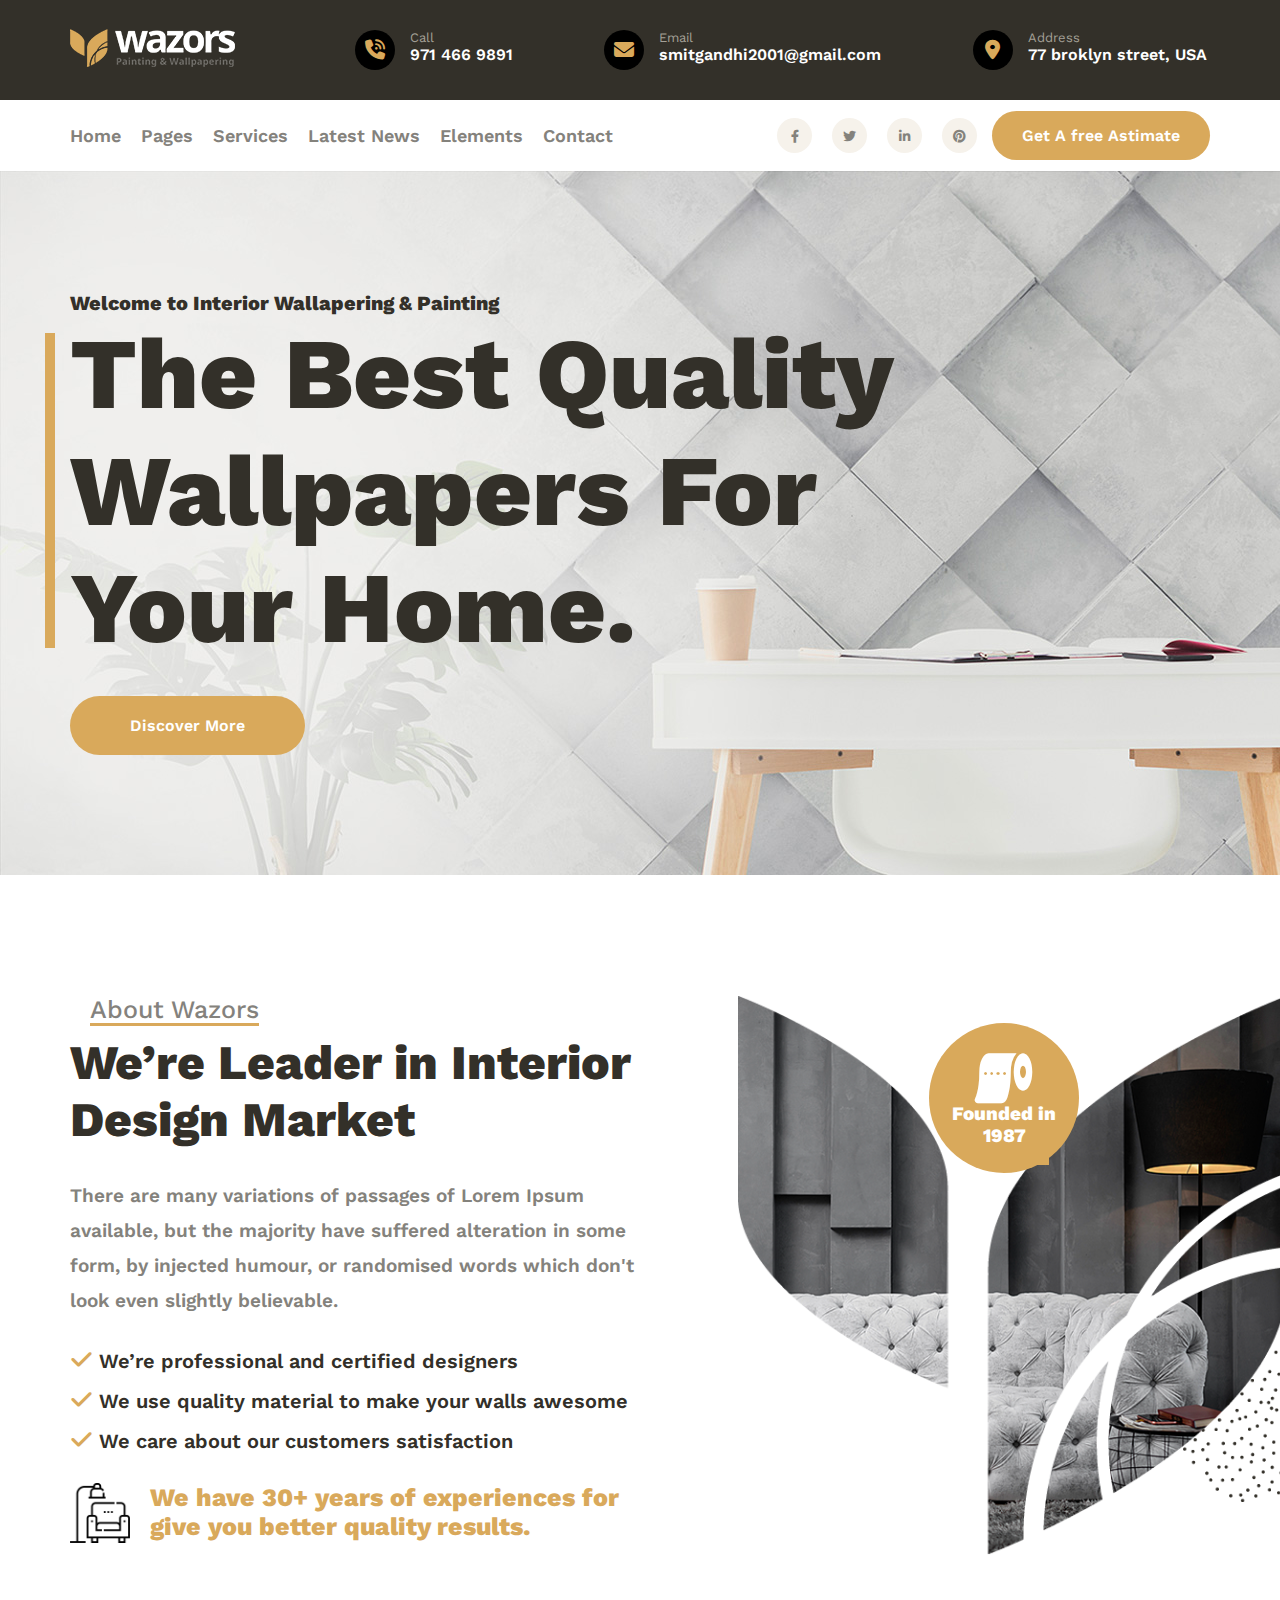
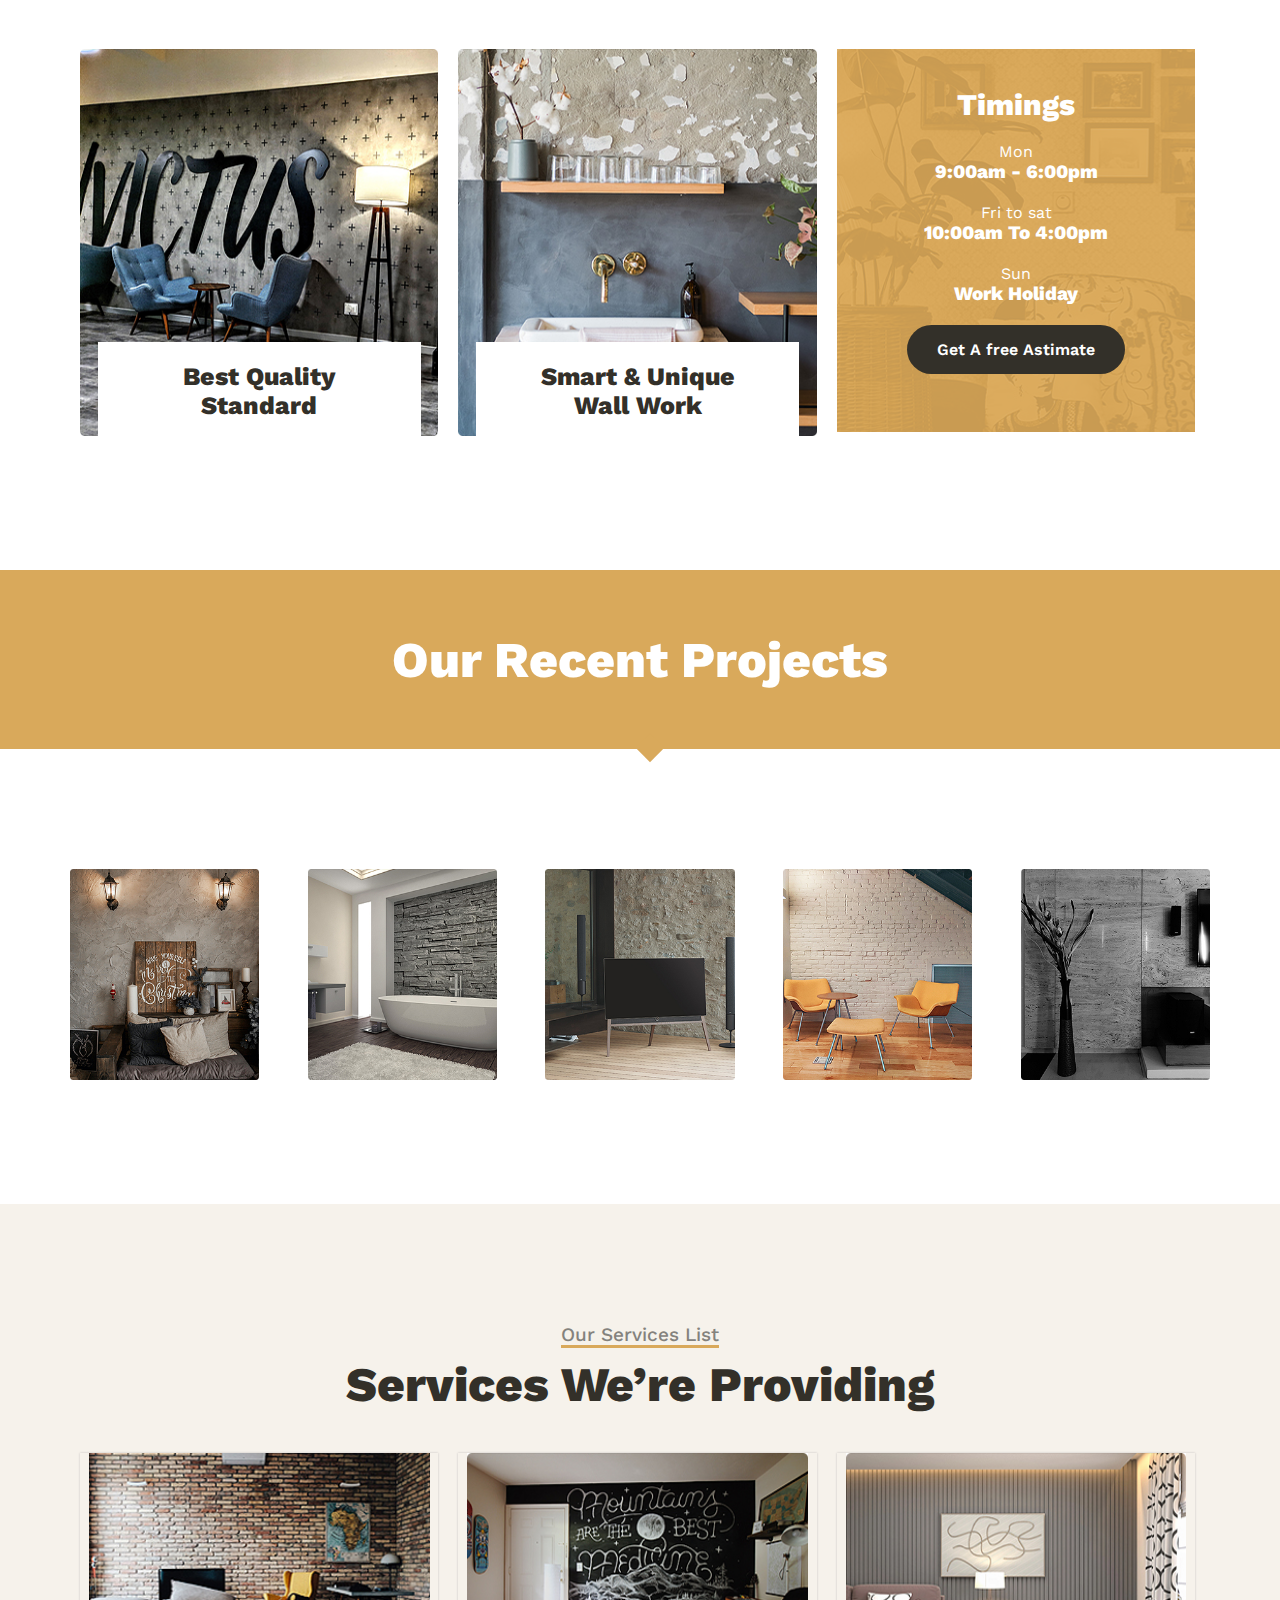
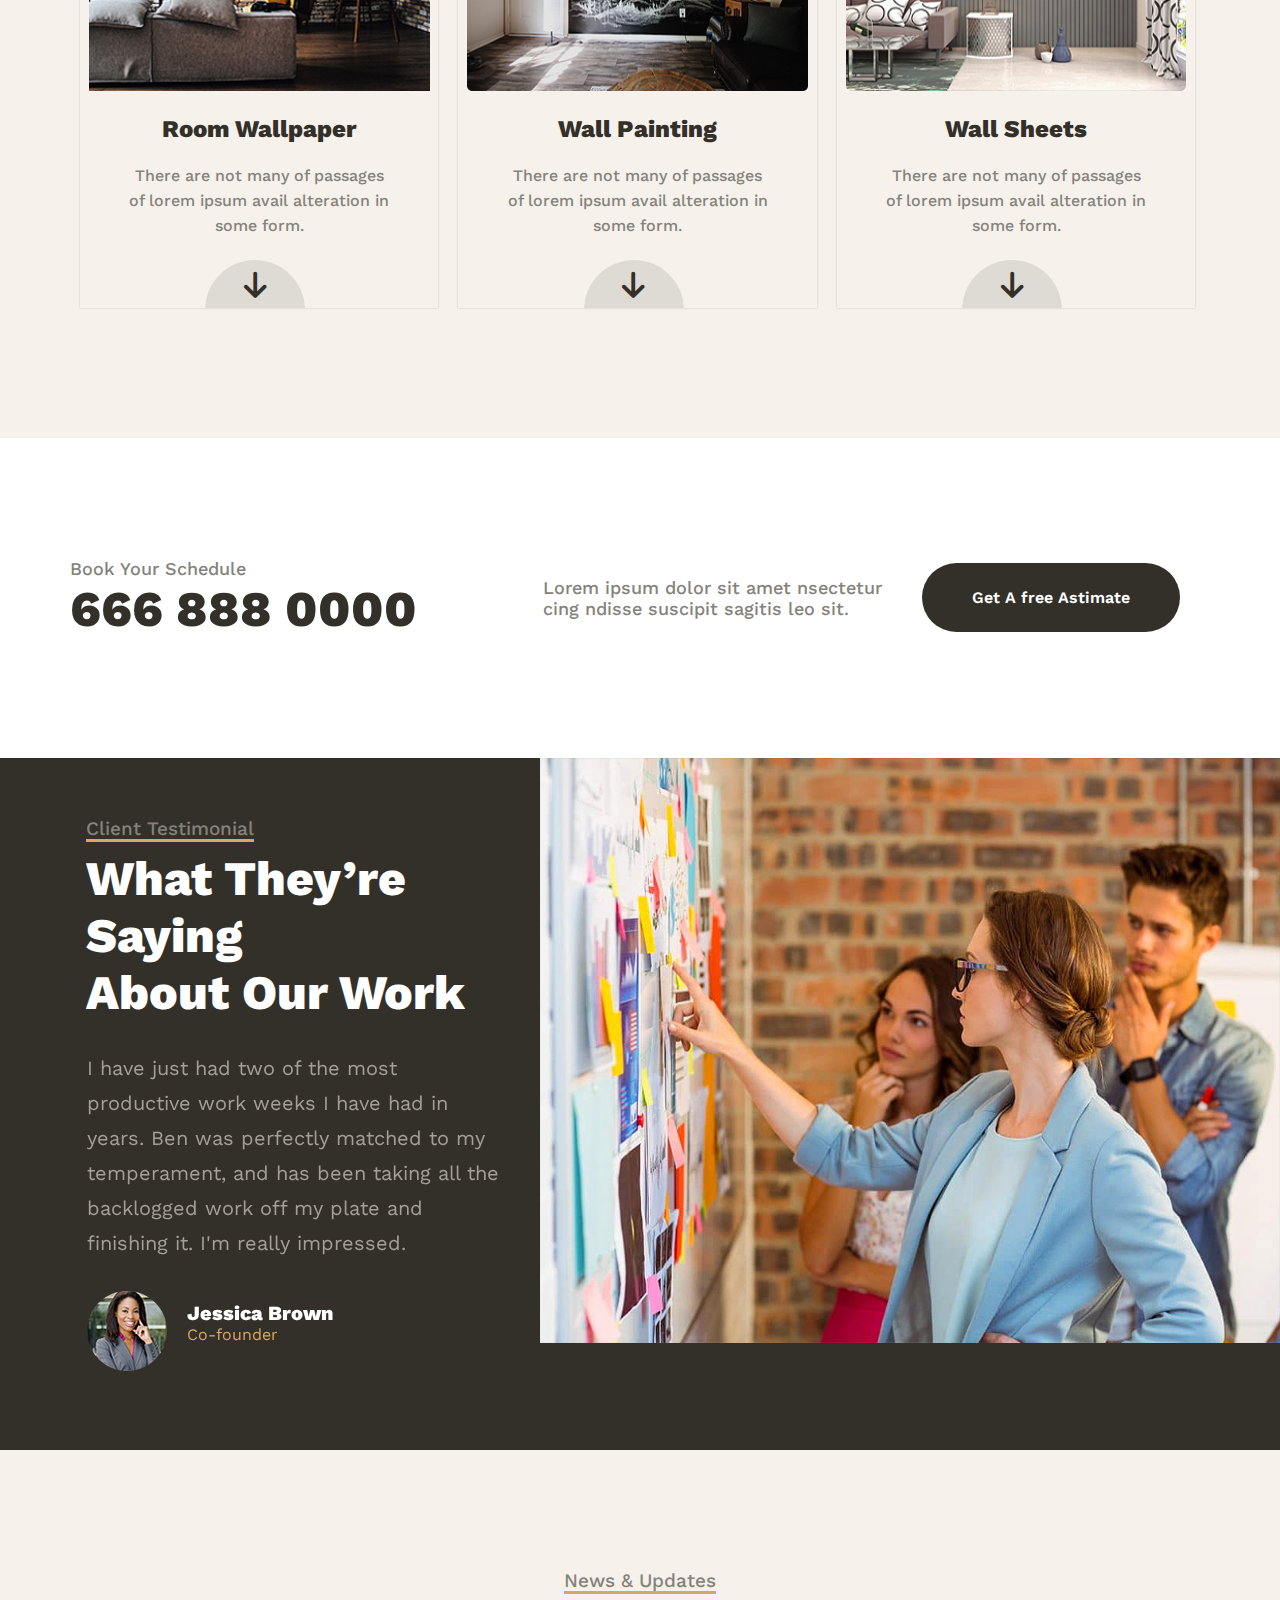
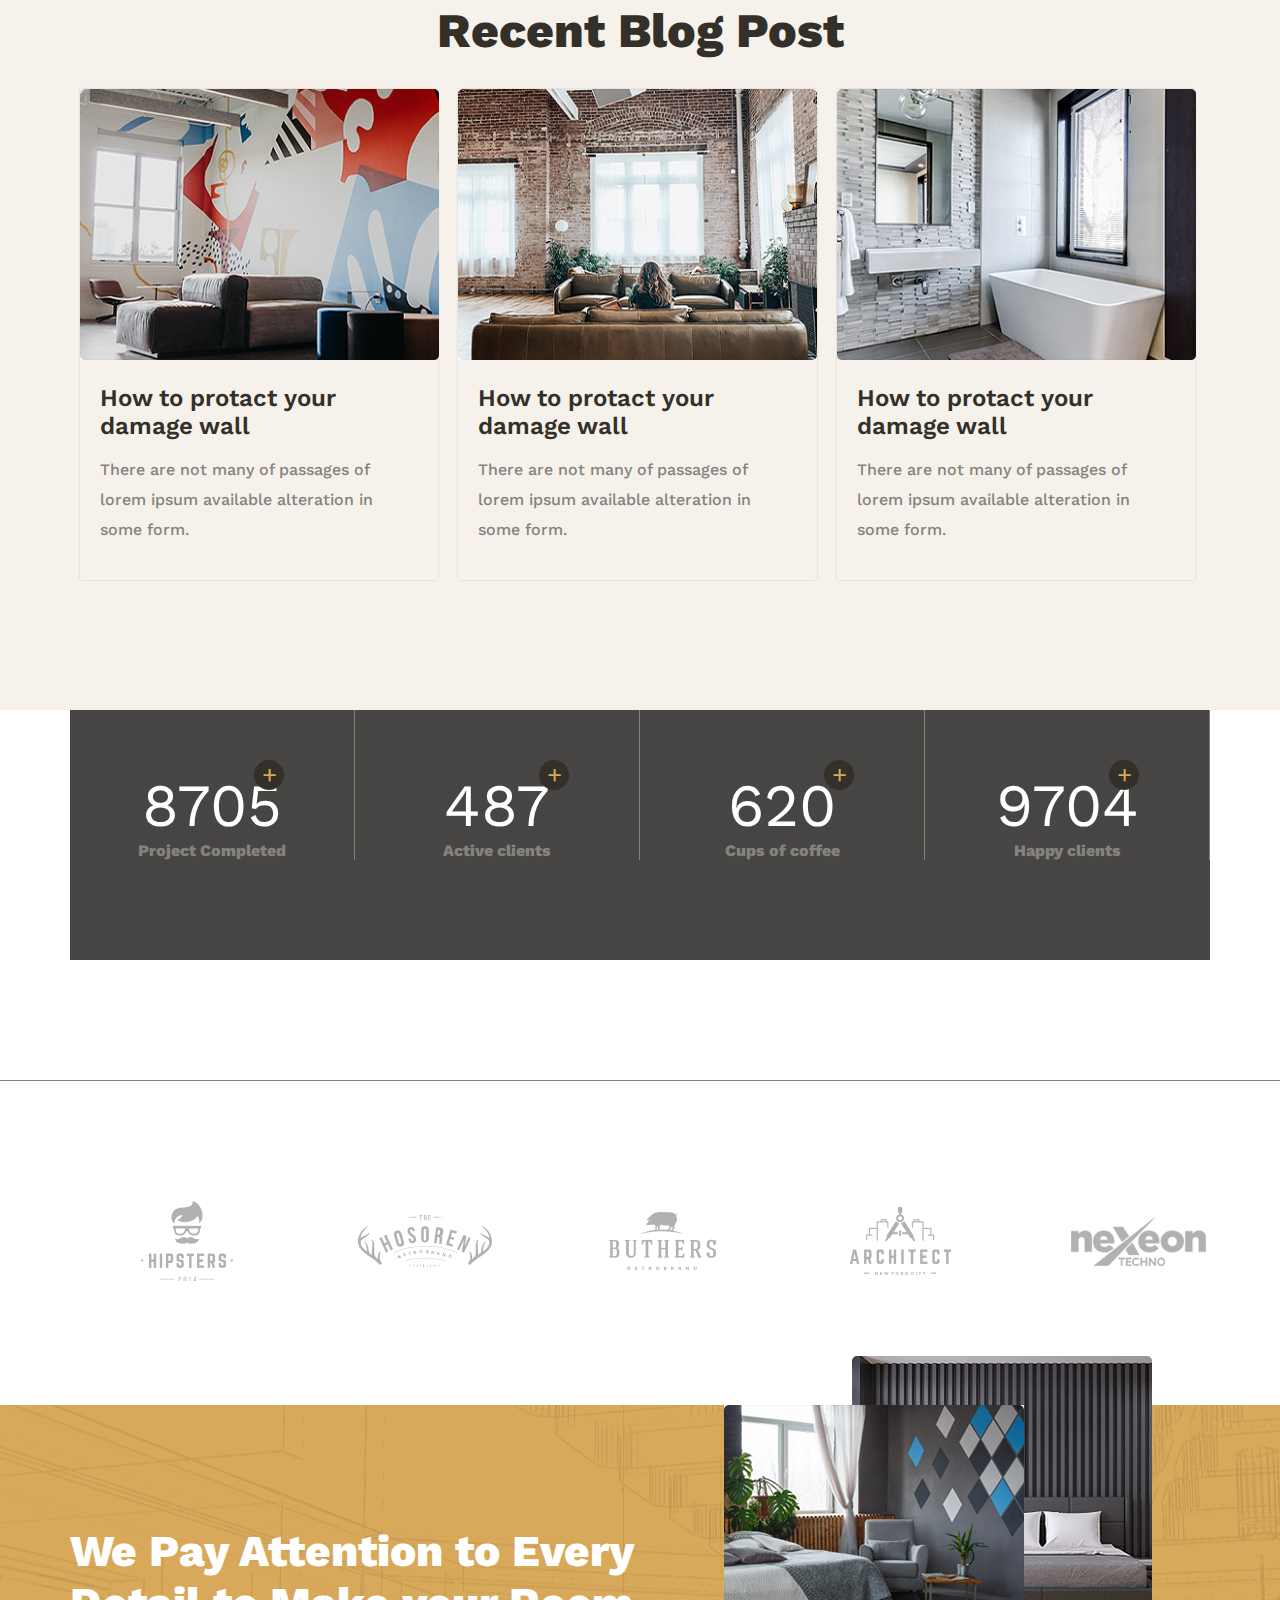
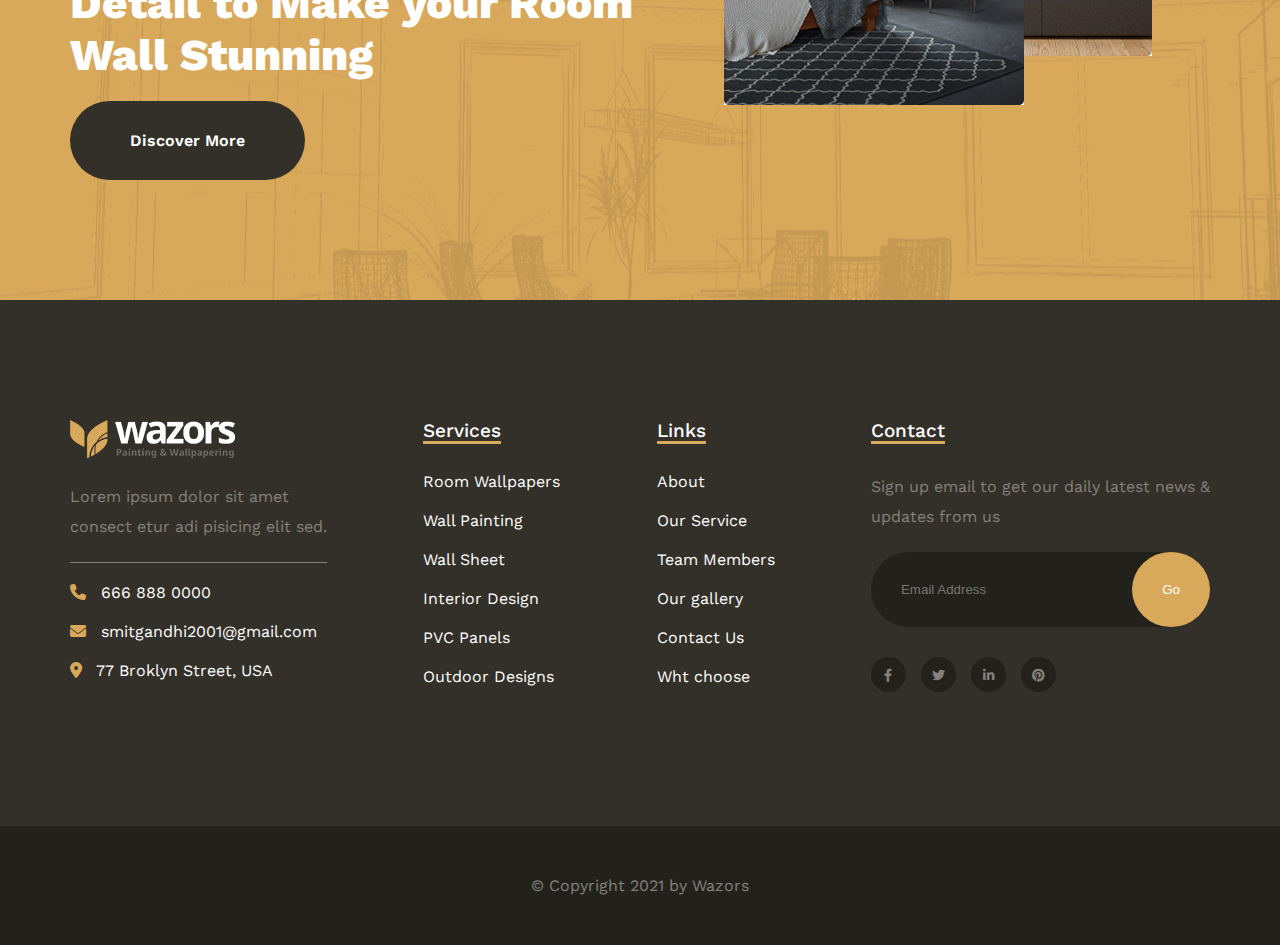
<file: index.html>
<!DOCTYPE html>
<html lang="en">

<head>
    <meta charset="UTF-8">
    <meta http-equiv="X-UA-Compatible" content="IE=edge">
    <meta name="viewport" content="width=device-width, initial-scale=1.0">
    <title>Home Decore</title>
    <!-- fontawasome -->
    <link href="css/all.min.css" rel="stylesheet" type="text/css" />
    <!-- fonts -->
    <link href="css/font.css" rel="stylesheet" type="text/css" />
    <link rel="stylesheet" href="css/owl.carousel.min.css" type="text/css" />
    <!-- custome css -->
    <link href="css/style.css" rel="stylesheet" type="text/css" />
</head>

<body>
    <header>
        <div class="topbar">
            <div class="container">
                <div class="row align-item-center">
                    <div class="logo w-3">
                        <img src="images/logo.png" alt="logo" />
                    </div>
                    <div class="contact w-9">
                        <ul class="d-flex justify-content-btwn">
                            <li class="d-flex">
                                <i class="fa-solid fa-phone-volume"></i>
                                <div>
                                    <h5>
                                        Call
                                    </h5>
                                    <a href="#javascript:;">
                                        971 466 9891
                                    </a>
                                </div>
                            </li>
                            <li class="d-flex">
                                <i class="fa-solid fa-envelope"></i>
                                <div>
                                    <h5>
                                        Email
                                    </h5>
                                    <a href="#javascript:;">
                                        smitgandhi2001@gmail.com
                                    </a>
                                </div>
                            </li>
                            <li class="d-flex">
                                <i class="fa-solid fa-location-dot"></i>
                                <div>
                                    <h5>
                                        Address
                                    </h5>
                                    <a href="#javascript:;">
                                        77 broklyn street, USA
                                    </a>
                                </div>
                            </li>
                        </ul>
                    </div>
                </div>
            </div>
        </div>
        <div class="main-head">
            <div class="container">
                <div class="row justify-content-btwn align-item-center">
                    <nav>
                        <ul class="d-flex">
                            <li class="dropdown position-relative">
                                <a href="#" class="na">
                                    Home
                                </a>
                                <ul class="dropdown-menu position-absolute">
                                    <li class="drop-l">
                                        <a href="#" class="drop-la">
                                            Home Page 01
                                        </a>
                                    </li>
                                    <li class="drop-l">
                                        <a href="#" class="drop-la">
                                            Home Page 02
                                        </a>
                                    </li>
                                    <li class="drop-l">
                                        <a href="#" class="drop-la">
                                            Home OnePage
                                        </a>
                                    </li>
                                    <li class="drop-l">
                                        <a href="#" class="drop-la">
                                            Header Style
                                        </a>
                                    </li>
                                </ul>
                            </li>
                            <li class="drop-down position-relative">
                                <a href="#" class="na">
                                    Pages
                                </a>
                                <ul class="dropdown-menu position-absolute">
                                    <li class="drop-l">
                                        <a href="#" class="drop-la">
                                            About Us
                                        </a>
                                    </li>
                                    <li class="drop-l">
                                        <a href="#" class="drop-la">
                                            Our Work
                                        </a>
                                    </li>
                                    <li class="drop-l">
                                        <a href="#" class="drop-la">
                                           Work Details
                                        </a>
                                    </li>
                                    <li class="drop-l">
                                        <a href="#" class="drop-la">
                                            Faq
                                        </a>
                                    </li>
                                    <li class="drop-l">
                                        <a href="#" class="drop-la">
                                            Our Team
                                        </a>
                                    </li>
                                    <li class="drop-l">
                                        <a href="#" class="drop-la">
                                            404 Error Page
                                        </a>
                                    </li>
                                </ul>
                            </li>
                            <li>
                                <a href="#" class="na">
                                    Services
                                </a>
                            </li>
                            <li class="position-relative">
                                <a href="#" class="na">
                                    Latest News
                                </a>
                                <ul class="dropdown-menu position-absolute">
                                    <li class="drop-l">
                                        <a href="#" class="drop-la">
                                            Latest News
                                        </a>
                                    </li>
                                    <li class="drop-l">
                                        <a href="#" class="drop-la">
                                            News Grid views
                                        </a>
                                    </li>
                                    <li class="drop-l">
                                        <a href="#" class="drop-la">
                                           New Details
                                        </a>
                                    </li>
                                </ul>
                            </li>
                            <li>
                                <a href="#" class="na">
                                    Elements
                                </a>
                            </li>
                            <li>
                                <a href="#" class="na">
                                    Contact
                                </a>
                            </li>
                        </ul>
                    </nav>
                    <div class="social-icon">
                        <a href="#">
                            <i class="fa-brands fa-facebook-f"></i>
                        </a>
                        <a href="#">
                            <i class="fa-brands fa-twitter"></i>
                        </a>
                        <a href="#">
                            <i class="fa-brands fa-linkedin-in"></i>
                        </a>
                        <a href="#">
                            <i class="fa-brands fa-pinterest"></i>
                        </a>
                    </div>
                    <div class="btn">
                        <a href="#">
                            Get A free Astimate
                        </a>
                    </div>
                </div>
            </div>
        </div>
    </header>
    <section class="slider py-120">
        <div class="container">
            <div class="row">
                <div class="sli-heading">
                    <h2>
                        Welcome to Interior Wallapering & Painting
                    </h2>
                    <h1>
                        The Best Quality<br> Wallpapers For<br> Your Home.
                    </h1>
                    <div class="btn">
                        <a href="#">
                            Discover More
                        </a>
                    </div>
                </div>
            </div>
        </div>
    </section>
    <!-- About US -->
    <section class="about py-120">
        <div class="container">
            <div class="row justify-content-btwn">
                <div class="left w-6">
                    <div class="title">
                        <h3>
                            About Wazors
                        </h3>
                        <h2>
                            We’re Leader in Interior Design Market
                        </h2>
                    </div>
                    <p>
                        There are many variations of passages of Lorem Ipsum available, but the majority have suffered
                        alteration in some form, by injected humour, or randomised words which don't look even slightly
                        believable.
                    </p>
                    <ul>
                        <li>
                            <i class="fa-solid fa-check"></i>
                            We’re professional and certified designers
                        </li>
                        <li>
                            <i class="fa-solid fa-check"></i>
                            We use quality material to make your walls awesome
                        </li>
                        <li>
                            <i class="fa-solid fa-check"></i>
                            We care about our customers satisfaction
                        </li>
                    </ul>
                    <div class="d-flex">
                        <img src="images/armchair.png" alt="flaticon" />
                        <h3 class="d-flex">
                            We have 30+ years of experiences for give you better quality results.
                        </h3>
                    </div>
                </div>
                <div class="right w-5">
                    <div class="image position-relative">
                        <img src="images/about-right-img.png" alt="about-right-img" />
                        <div class="year position-absolute">
                            <div class="yr position-relative">
                                <i class="fa-solid fa-toilet-paper"></i>
                                <h3>
                                    Founded in<br> 1987
                                </h3>
                            </div>
                        </div>
                        <!-- <div class="position-absolute dot-pattern"> -->
                        <img src="images/dot-pattern.png" alt="dot-pattern" class="position-absolute dot-pattern" />
                        <!-- </div> -->
                    </div>
                </div>
            </div>
            <div class="row r2">
                <div class="box w-4">
                    <div class="image position-relative">
                        <img src="images/box-img-1.jpg" alt="box-1" />
                        <div class="title position-absolute">
                            <h3>
                                <a href="#">
                                    Best Quality <br>Standard
                                </a>
                            </h3>
                        </div>
                    </div>
                </div>
                <div class="box w-4">
                    <div class="image position-relative">
                        <img src="images/box-img-2.jpg" alt="box-1" />
                        <div class="title position-absolute">
                            <h3>
                                <a href="#">
                                    Smart & Unique <br> Wall Work
                                </a>
                            </h3>
                        </div>
                    </div>
                </div>
                <div class="box w-4">
                    <div class="box-3">
                        <div class="time">
                            <h3 class="heading">
                                Timings
                            </h3>
                            <div>
                                <span>
                                    Mon
                                </span>
                                <h3>
                                    9:00am - 6:00pm
                                </h3>
                            </div>
                            <div>
                                <span>
                                    Fri to sat
                                </span>
                                <h3>
                                    10:00am To 4:00pm
                                </h3>
                            </div>
                            <div>
                                <span>
                                    Sun
                                </span>
                                <h3>
                                    Work Holiday
                                </h3>
                            </div>
                            <div class="btn">
                                <a href="#">
                                    Get A free Astimate
                                </a>
                            </div>
                        </div>
                    </div>
                </div>
            </div>
        </div>
    </section>
    <!-- project -->
    <section class="project-title py-60">
        <div class="container">
            <div class="row justify-content-around">
                <h2>
                    Our Recent Projects
                </h2>
            </div>
        </div>
    </section>

    <section class="py-120 wall-design">
        <div class="container">
            <div class="row justify-content-btwn">
                <div class="images w-2">
                    <div class="img">
                        <img src="images/project-1.jpg" alt="proj-1" />
                    </div>
                </div>
                <div class="images w-2">
                    <div class="img">
                        <img src="images/project-2.jpg" alt="proj-2" />
                    </div>
                </div>
                <div class="images w-2">
                    <div class="img">
                        <img src="images/project-3.jpg" alt="proj-3" />
                    </div>
                </div>
                <div class="images w-2">
                    <div class="img">
                        <img src="images/project-4.jpg" alt="proj-4" />
                    </div>
                </div>
                <div class="images w-2">
                    <div class="img">
                        <img src="images/project-5.jpg" alt="proj-5" />
                    </div>
                </div>
            </div>
        </div>
    </section>

    <!-- service -->
    <section class="service py-120">
        <div class="container">
            <div class="row justify-content-around">
                <div class="title">
                    <h3>
                        Our Services List
                    </h3>
                    <h2>
                        Services We’re Providing
                    </h2>
                </div>
            </div>
            <div class="row">
                <div class="s-list w-4">
                    <div class="list">
                        <div class="image">
                            <img src="images/service-1.jpg" alt="service-1" />
                        </div>
                        <div class="detail">
                            <h2>
                                Room Wallpaper
                            </h2>
                            <p>
                                There are not many of passages of lorem ipsum avail alteration in some form.
                            </p>
                        </div>
                        <div class="down position-relative">
                            <a href="#" class="position-absolute">
                                <i class="fa-solid fa-arrow-down"></i>
                            </a>
                        </div>
                    </div>
                </div>
                <div class="s-list w-4">
                    <div class="list">
                        <div class="image">
                            <img src="images/service-2.jpg" alt="service-1" />
                        </div>
                        <div class="detail">
                            <h2>
                                Wall Painting
                            </h2>
                            <p>
                                There are not many of passages of lorem ipsum avail alteration in some form.
                            </p>
                        </div>
                        <div class="down position-relative">
                            <a href="#" class="position-absolute">
                                <i class="fa-solid fa-arrow-down"></i>
                            </a>
                        </div>
                    </div>
                </div>
                <div class="s-list w-4">
                    <div class="list">
                        <div class="image">
                            <img src="images/service-3.jpg" alt="service-1" />
                        </div>
                        <div class="detail">
                            <h2>
                                Wall Sheets
                            </h2>
                            <p>
                                There are not many of passages of lorem ipsum avail alteration in some form.
                            </p>
                        </div>
                        <div class="down position-relative">
                            <a href="#" class="position-absolute">
                                <i class="fa-solid fa-arrow-down"></i>
                            </a>
                        </div>
                    </div>
                </div>
            </div>
        </div>
    </section>

    <!-- schedule -->
    <section class="schedule py-120">
        <div class="container">
            <div class="row align-item-center">
                <div class="p1 w-5">
                    <p>
                        Book Your Schedule
                    </p>
                    <a href="#" class="num">
                        666 888 0000
                    </a>
                </div>
                <div class="p1 w-4">
                    <p>
                        Lorem ipsum dolor sit amet nsectetur cing ndisse suscipit sagitis leo sit.
                    </p>
                </div>
                <div class="p1 w-3">
                    <div class="btn">
                        <a href="#" class="cta">
                            Get A free Astimate
                        </a>
                    </div>
                </div>
            </div>
        </div>
    </section>

    <!-- client-Testimonial -->
    <section class="client">
        <div class="right">
            <img src="images/test-right-img.jpg" alt="test-right-img" />
        </div>
        <div class="container">
            <div class="row">
                <div class="left py-60 w-11">
                    <div class="title">
                        <h3>
                            Client Testimonial
                        </h3>
                        <h2>
                            What They’re Saying <br>About Our Work
                        </h2>
                    </div>
                    <div class="owl-carousel owl-theme">
                        <div class="item">
                            <div class="para">
                                <p>
                                    I have just had two of the most productive work weeks I have had in years. Ben was
                                    perfectly matched to my temperament, and has been taking all the backlogged work off
                                    my plate and finishing it. I'm really impressed.
                                </p>
                                <div class="founder d-flex">
                                    <div class="image">
                                        <img src="images/test-founder.png" alt="test-founder" />
                                    </div>
                                    <div class="name">
                                        <h3>
                                            Jessica Brown
                                        </h3>
                                        <span>
                                            Co-founder
                                        </span>
                                    </div>
                                </div>
                            </div>
                        </div>
                        <div class="item">
                            <div class="para">
                                <p>
                                    I have just had two of the most productive work weeks I have had in years. Ben was
                                    perfectly matched to my temperament, and has been taking all the backlogged work off
                                    my plate and finishing it. I'm really impressed.
                                </p>
                                <div class="founder d-flex">
                                    <div class="image">
                                        <img src="images/test-founder.png" alt="test-founder" />
                                    </div>
                                    <div class="name">
                                        <h3>
                                            Jessica Brown
                                        </h3>
                                        <span>
                                            Co-founder
                                        </span>
                                    </div>
                                </div>
                            </div>
                        </div>
                    </div>
                </div>
            </div>
        </div>
    </section>

    <!-- Blog -->
    <section class="blogs py-120">
        <div class="container">
            <div class="row justify-content-around">
                <div class="title">
                    <h3>
                        News & Updates
                    </h3>
                    <h2>
                        Recent Blog Post
                    </h2>
                </div>
            </div>
            <div class="row">
                <div class="blog w-4">
                    <div class="news">
                        <div class="image">
                            <img src="images/blog-1.jpg" alt="blog-1" />
                        </div>
                        <div class="detail">
                            <a href="#">
                                How to protact your damage wall
                            </a>
                            <p>
                                There are not many of passages of lorem ipsum available alteration in some form.
                            </p>
                        </div>
                    </div>
                </div>
                <div class="blog w-4">
                    <div class="news">
                        <div class="image">
                            <img src="images/blog-2.jpg" alt="blog-1" />
                        </div>
                        <div class="detail">
                            <a href="#">
                                How to protact your damage wall
                            </a>
                            <p>
                                There are not many of passages of lorem ipsum available alteration in some form.
                            </p>
                        </div>
                    </div>
                </div>
                <div class="blog w-4">
                    <div class="news">
                        <div class="image">
                            <img src="images/blog-3.jpg" alt="blog-1" />
                        </div>
                        <div class="detail">
                            <a href="#">
                                How to protact your damage wall
                            </a>
                            <p>
                                There are not many of passages of lorem ipsum available alteration in some form.
                            </p>
                        </div>
                    </div>
                </div>
            </div>
        </div>
    </section>

    <!-- counter -->
    <section class="counter py-120">
        <div class="container">
            <div class="row">
                <div class="count w-3">
                    <span id="num1">
                        8705
                    </span>
                    <h4>
                        Project Completed
                    </h4>
                </div>
                <div class="count w-3">
                    <span id="num2">
                        487
                    </span>
                    <h4>
                        Active clients
                    </h4>
                </div>
                <div class="count w-3">
                    <span id="num3">
                        620
                    </span>
                    <h4>
                        Cups of coffee
                    </h4>
                </div>
                <div class="count w-3">
                    <span id="num4">
                        9704
                    </span>
                    <h4>
                        Happy clients
                    </h4>
                </div>
            </div>
        </div>
    </section>

    <!-- collabrate -->
    <section class="py-120">
        <div class="container">
            <div class="row justify-content-btwn">
                <div class="brand w-2">
                    <a href="#">
                        <img src="images/brand-1.png" class="brand-1" />
                    </a>
                </div>
                <div class="brand w-2">
                    <a href="#">
                        <img src="images/brand-2.png" class="brand-1" />
                    </a>
                </div>
                <div class="brand w-2">
                    <a href="#">
                        <img src="images/brand-3.png" class="brand-1" />
                    </a>
                </div>
                <div class="brand w-2">
                    <a href="#">
                        <img src="images/brand-4.png" class="brand-1" />
                    </a>
                </div>
                <div class="brand w-2">
                    <a href="#">
                        <img src="images/brand-5.png" class="brand-1" />
                    </a>
                </div>
            </div>
        </div>
    </section>

    <!-- Wall-stunning -->
    <section class="wall-st py-120 position-relative">
        <div class="image-1 position-absolute">
            <img src="images/discover-1.jpg" alt="discover-1" />
        </div>
        <div class="image-2 position-absolute">
            <img src="images/discover-2.jpg" alt="discover-1" />
        </div>
        <div class="container">
            <div class="row">
                <div class="left">
                    <h2>
                        We Pay Attention to Every <br>Detail to Make your Room<br> Wall Stunning
                    </h2>
                    <div class="btn">
                        <a href="#">
                            Discover More
                        </a>
                    </div>
                </div>
            </div>
        </div>
    </section>
    <!-- footer -->
    <footer class="py-120">
        <div class="container">
            <div class="row justify-content-btwn">
                <div>
                    <div class="logo">
                        <img src="images/logo.png" alt="logo" />
                    </div>
                    <p>
                        Lorem ipsum dolor sit amet<br> consect etur adi pisicing elit sed.
                    </p>
                    <ul>
                        <li>
                            <a href="#">
                                <i class="fa-solid fa-phone"></i>
                                666 888 0000
                            </a>
                        </li>
                        <li>
                            <a href="#">
                                <i class="fa-solid fa-envelope"></i>
                                smitgandhi2001@gmail.com
                            </a>
                        </li>
                        <li>
                            <a href="#">
                                <i class="fa-solid fa-location-dot"></i>
                                77 Broklyn Street, USA
                            </a>
                        </li>
                    </ul>
                </div>
                <div class="list">
                    <h3>
                        Services
                    </h3>
                    <ul>
                        <li>
                            <a href="#">
                                Room Wallpapers
                            </a>
                        </li>
                        <li>
                            <a href="#">
                                Wall Painting
                            </a>
                        </li>
                        <li>
                            <a href="#">
                                Wall Sheet
                            </a>
                        </li>
                        <li>
                            <a href="#">
                                Interior Design
                            </a>
                        </li>
                        <li>
                            <a href="#">
                                PVC Panels
                            </a>
                        </li>
                        <li>
                            <a href="#">
                                Outdoor Designs
                            </a>
                        </li>
                    </ul>
                </div>
                <div class="list">
                    <h3>
                        Links
                    </h3>
                    <ul>
                        <li>
                            <a href="#">
                                About
                            </a>
                        </li>
                        <li>
                            <a href="#">
                                Our Service
                            </a>
                        </li>
                        <li>
                            <a href="#">
                                Team Members
                            </a>
                        </li>
                        <li>
                            <a href="#">
                                Our gallery
                            </a>
                        </li>
                        <li>
                            <a href="#">
                                Contact Us
                            </a>
                        </li>
                        <li>
                            <a href="#">
                                Wht choose
                            </a>
                        </li>
                    </ul>
                </div>
                <div class="list">
                    <h3>
                        Contact
                    </h3>
                    <p>
                        Sign up email to get our daily latest news &<br> updates from us
                    </p>
                    <form class="position-relative">
                        <input type="email" placeholder="Email Address" />
                        <button type="submit">
                            Go
                        </button>
                    </form>
                    <div class="social-icon">
                        <a href="#">
                            <i class="fa-brands fa-facebook-f"></i>
                        </a>
                        <a href="#">
                            <i class="fa-brands fa-twitter"></i>
                        </a>
                        <a href="#">
                            <i class="fa-brands fa-linkedin-in"></i>
                        </a>
                        <a href="#">
                            <i class="fa-brands fa-pinterest"></i>
                        </a>
                    </div>
                </div>
            </div>
        </div>
    </footer>
    <div class="last">
        <span>© Copyright 2021 by Wazors</span>
    </div>


    <script src="js/jquery.min.js"></script>
    <script src="js/owl.carousel.min.js"></script>
    <script src="js/clientslide.js"></script>
    <script src="js/countMe.min.js"></script>
    <script>
        window.onscroll = ()=>{
            // $(selector).countMe(delay,speed)
            $("#num1").countMe(1,1);
            $("#num2").countMe(30, 30);
            $("#num3").countMe(20, 30);
            $("#num4").countMe(1,2);
         }
        </script>
    <!-- <script src="js/app.js"></script> -->
</body>

</html>
</file>
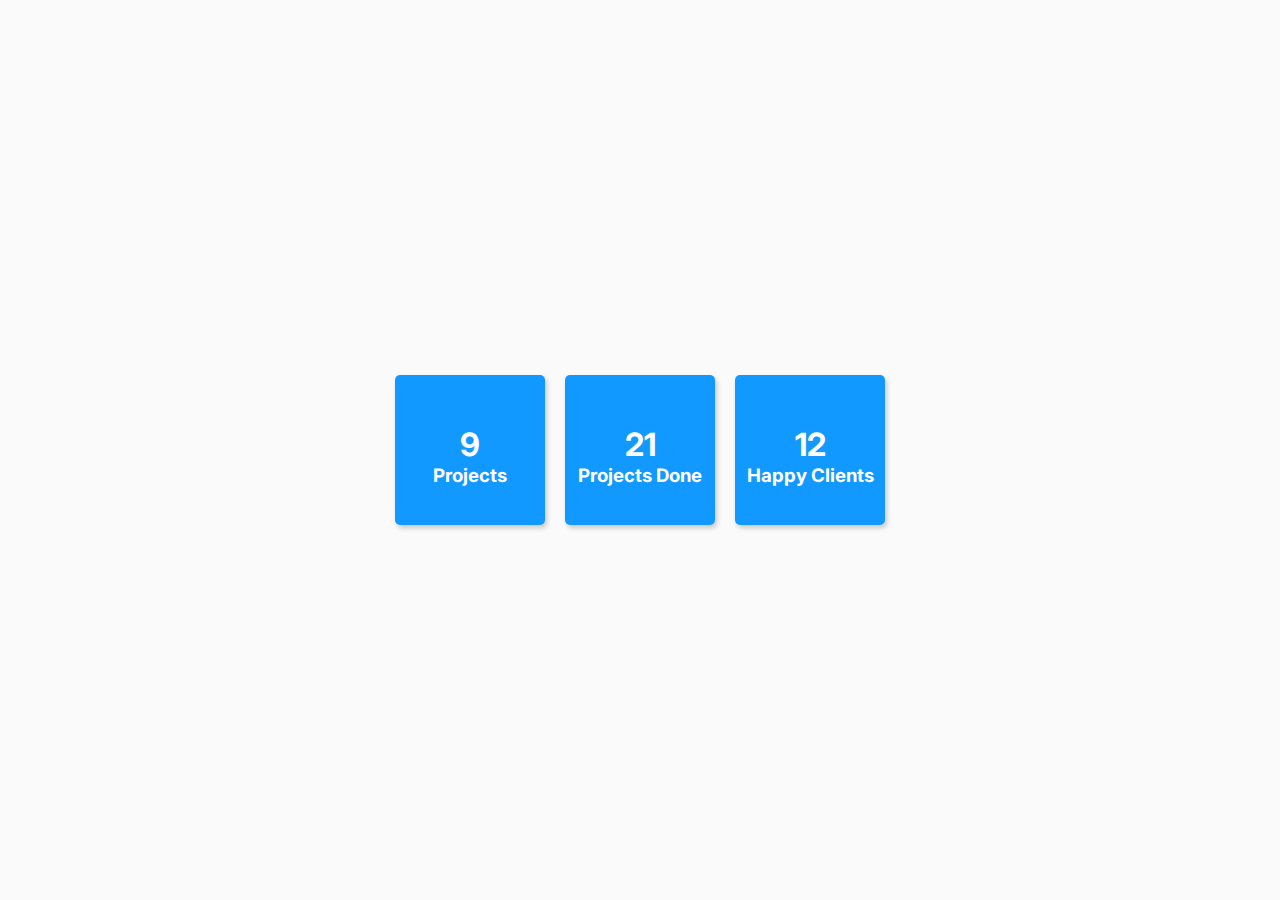
<file: extra/count-up-me (1)/count-up-me/index.html>
<!DOCTYPE html>
<html lang="en">

<head>
    <meta charset="UTF-8">
    <meta http-equiv="X-UA-Compatible" content="IE=edge">
    <meta name="viewport" content="width=device-width, initial-scale=1.0">
<link rel="preconnect" href="https://fonts.googleapis.com">
<link rel="preconnect" href="https://fonts.gstatic.com" crossorigin>
<link href="https://fonts.googleapis.com/css2?family=Inter:wght@300;400;600&display=swap" rel="stylesheet">
    <title>Animated Count Up Plugin Example</title>
    <style>
        * {
            margin: 0;
            padding: 0;
            box-sizing: border-box;
            font-family: 'Inter';
        }
        
        body {
            height: 100vh;
            display: grid;
            place-items: center;
            background: #fafafa;
        }
        
        .flex {
            width: 80%;
            display: flex;
            justify-content: center;
            align-items: center;
            flex-wrap: wrap;
        }
        
        .flex div {
            width: 150px;
            height: 150px;
            padding: 50px 0;
            margin: 10px;
            text-align: center;
            border-radius: 5px;
            background: #19f;
            color: #fff;
            box-shadow: 2px 3px 5px rgba(0, 0, 0, 0.2);
        }
    </style>
</head>

<body>
    <div class="flex">
        <div>
            <h1 id="num1">250</h1>
            <h3>Projects</h3>
        </div>
        <div>
            <h1 id="num2">435</h1>
            <h3>Projects Done</h3>
        </div>
        <div>
            <h1 id="num3">220</h1>
            <h3>Happy Clients</h3>
        </div>
    </div>

    <script src="https://code.jquery.com/jquery-3.6.0.slim.min.js"></script>
    <script src="res/countMe/countMe.min.js"></script>
    <script>
    window.onload = ()=>{
        // $(selector).countMe(delay,speed)
        $("#num1").countMe(40,65);
        $("#num2").countMe(30, 30);
        $("#num3").countMe(40, 50);
        $("#num4").countMe(100,200);
     }
    </script>
    <script type="text/javascript">

</script>
</body>

</html>
</file>
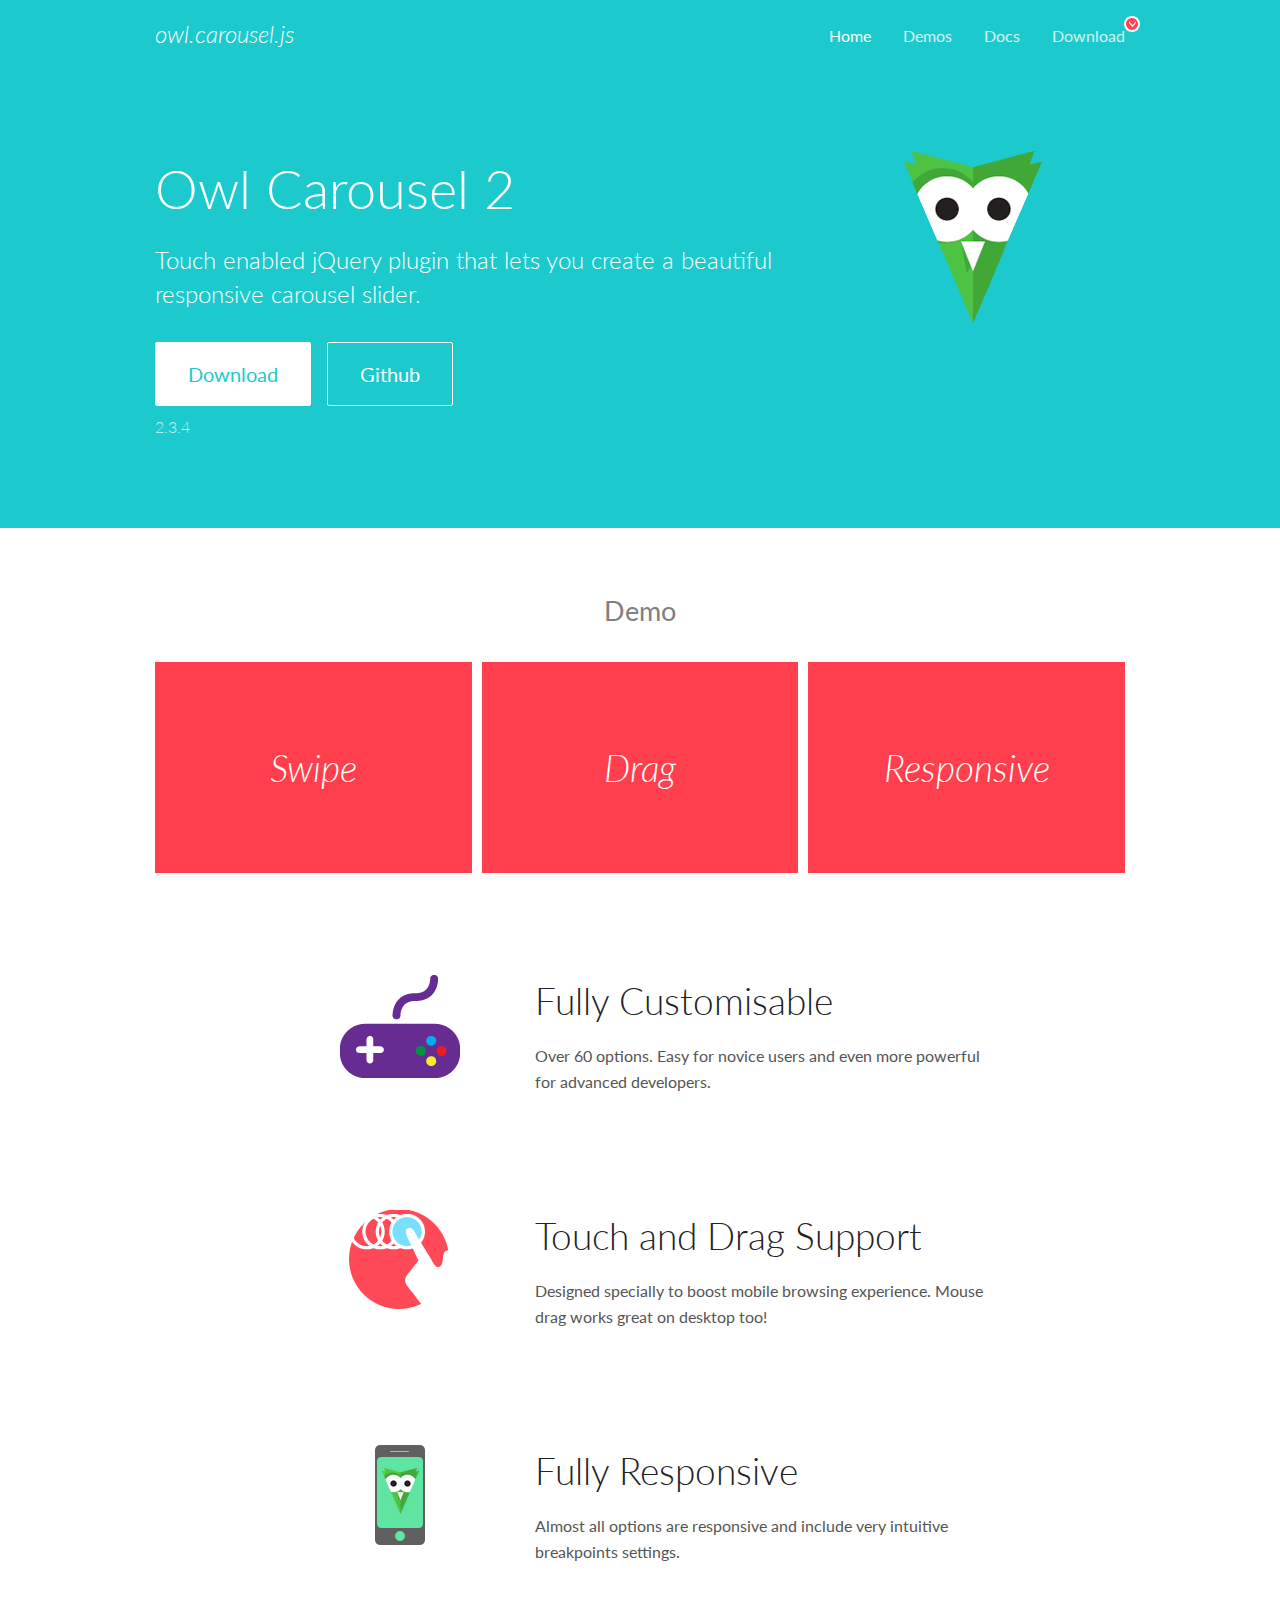
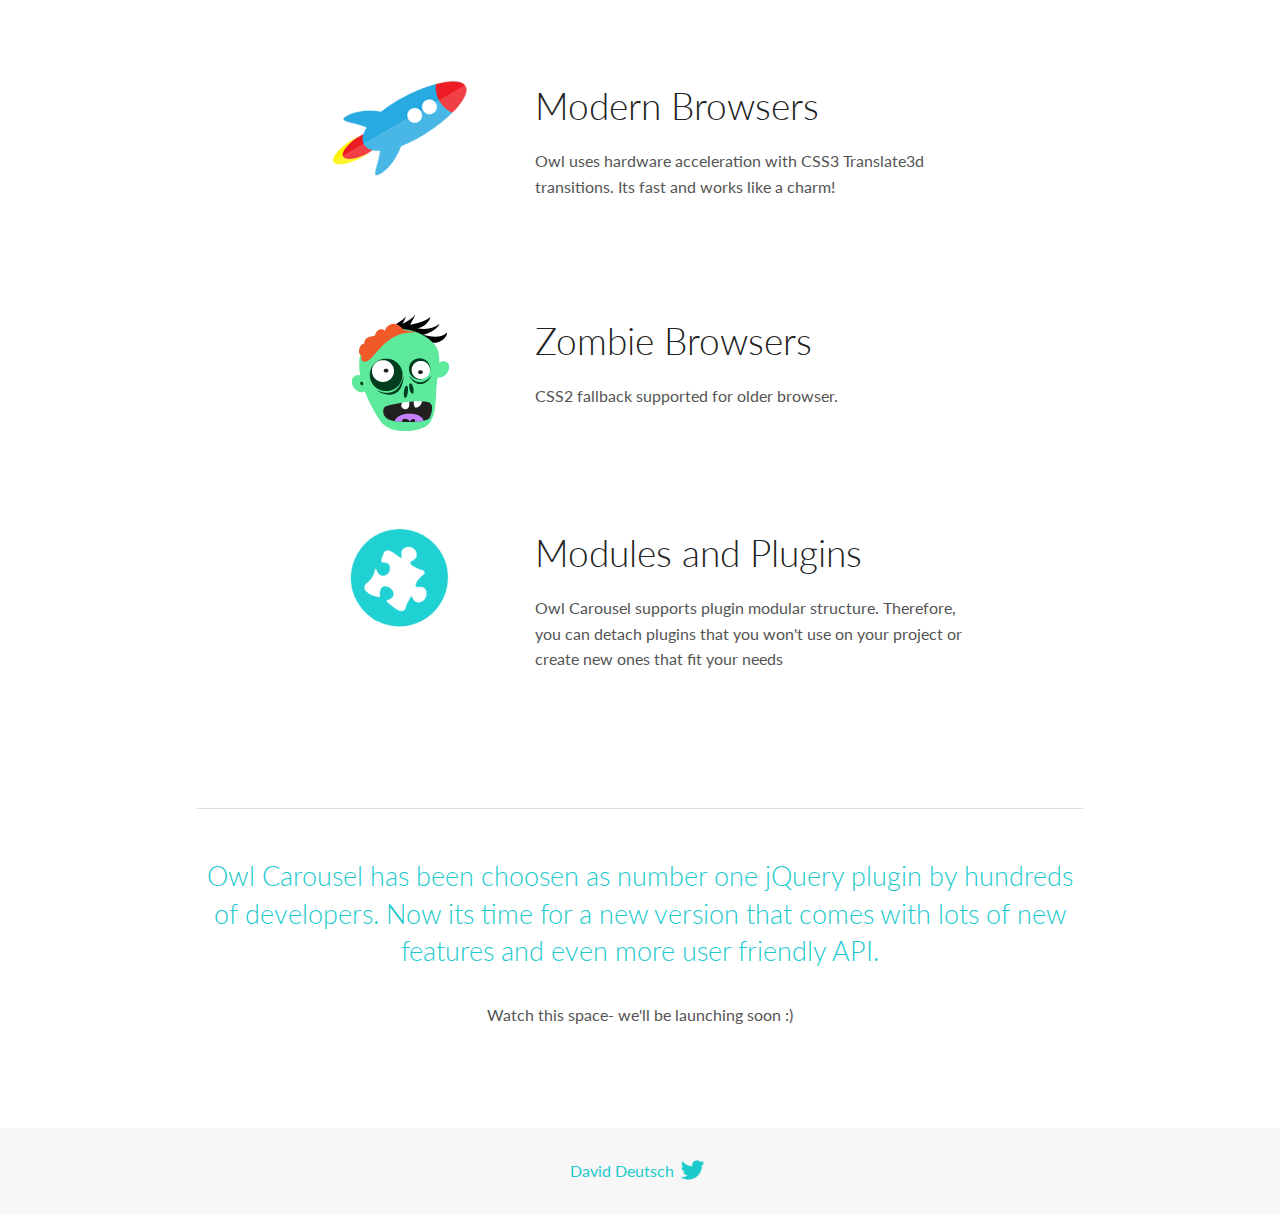
<file: extra/OwlCarousel2-2.3.4/OwlCarousel2-2.3.4/docs/index.html>
<!DOCTYPE html>
<html lang="en">
  <head>

    <!-- head -->
    <meta charset="utf-8">
    <meta name="msapplication-tap-highlight" content="no" />
    <meta name="viewport" content="width=device-width, initial-scale=1.0" />
    <meta name="description" content="Touch enabled jQuery plugin that lets you create beautiful responsive carousel slider.">
    <meta name="author" content="David Deutsch">
    <title>
      Home | Owl Carousel | 2.3.4
    </title>

    <!-- Stylesheets -->
    <link href='https://fonts.googleapis.com/css?family=Lato:300,400,700,400italic,300italic' rel='stylesheet' type='text/css'>
    <link rel="stylesheet" href="assets/css/docs.theme.min.css">

    <!-- Owl Stylesheets -->
    <link rel="stylesheet" href="assets/owlcarousel/assets/owl.carousel.min.css">
    <link rel="stylesheet" href="assets/owlcarousel/assets/owl.theme.default.min.css">

    <!-- HTML5 shim and Respond.js IE8 support of HTML5 elements and media queries -->

    <!--[if lt IE 9]>
      <script src="https://oss.maxcdn.com/libs/html5shiv/3.7.0/html5shiv.js"></script>
      <script src="https://oss.maxcdn.com/libs/respond.js/1.3.0/respond.min.js"></script>
    <![endif]-->

    <!-- Favicons -->
    <link rel="apple-touch-icon-precomposed" sizes="144x144" href="assets/ico/apple-touch-icon-144-precomposed.png">
    <link rel="shortcut icon" href="assets/ico/favicon.png">
    <link rel="shortcut icon" href="favicon.ico">

    <!-- Yeah i know js should not be in header. Its required for demos.-->

    <!-- javascript -->
    <script src="assets/vendors/jquery.min.js"></script>
    <script src="assets/owlcarousel/owl.carousel.js"></script>
  </head>
  <body>

    <!-- header -->
    <header class="header">
      <div class="row">
        <div class="large-12 columns">
          <div class="brand left">
            <h3>
              <a href="/OwlCarousel2/">owl.carousel.js</a> 
            </h3>
          </div>
          <a id="toggle-nav" class="right">
            <span></span> <span></span> <span></span> 
          </a> 
          <div class="nav-bar">
            <ul class="clearfix">
              <li class="active">
                <a href="/OwlCarousel2/index.html">Home</a> 
              </li>
              <li> <a href="/OwlCarousel2/demos/demos.html">Demos</a>  </li>
              <li> <a href="/OwlCarousel2/docs/started-welcome.html">Docs</a>  </li>
              <li>
                <a href="https://github.com/OwlCarousel2/OwlCarousel2/archive/2.3.4.zip">Download</a> 
                <span class="download"></span> 
              </li>
            </ul>
          </div>
        </div>
      </div>
    </header>

    <!-- home panel -->
    <section id="hero">
      <div class="row">
        <div class="large-8 medium-8 columns">
          <h1>Owl Carousel 2</h1>
          <h4>Touch enabled jQuery plugin that lets you create a beautiful responsive carousel slider.</h4>
          <a href="https://github.com/OwlCarousel2/OwlCarousel2/archive/2.3.4.zip" class="hero-button">Download</a> 
          <a href="https://github.com/OwlCarousel2/OwlCarousel2" class="hero-button outline">Github</a> 
          <p>2.3.4</p>
        </div>
        <div class="large-4 medium-4 columns">
          <img class="owl-logo" src="assets/img/owl-logo.png" alt="mr. Owl">
        </div>
      </div>
    </section>

    <!-- body -->
    <div class="home-demo">
      <div class="row">
        <div class="large-12 columns">
          <h3>Demo</h3>
          <div class="owl-carousel">
            <div class="item">
              <h2>Swipe</h2>
            </div>
            <div class="item">
              <h2>Drag</h2>
            </div>
            <div class="item">
              <h2>Responsive</h2>
            </div>
            <div class="item">
              <h2>CSS3</h2>
            </div>
            <div class="item">
              <h2>Fast</h2>
            </div>
            <div class="item">
              <h2>Easy</h2>
            </div>
            <div class="item">
              <h2>Free</h2>
            </div>
            <div class="item">
              <h2>Upgradable</h2>
            </div>
            <div class="item">
              <h2>Tons of options</h2>
            </div>
            <div class="item">
              <h2>Infinity</h2>
            </div>
            <div class="item">
              <h2>Auto Width</h2>
            </div>
          </div>
        </div>
      </div>
    </div>
    <script>
      var owl = $('.owl-carousel');
      owl.owlCarousel({
        margin: 10,
        loop: true,
        responsive: {
          0: {
            items: 1
          },
          600: {
            items: 2
          },
          1000: {
            items: 3
          }
        }
      })
    </script>

    <!-- features -->
    <div id="features">
      <div class="row">
        <div class="small-12 medium-9 small-centered columns">
          <section class="row feature">
            <div class="medium-4 small-12 columns">
              <img src="assets/img/feature-options.png" alt="">
            </div>
            <div class="medium-8 small-12 columns">
              <h2>Fully Customisable</h2>
              <p>Over 60 options. Easy for novice users and even more powerful for advanced developers.</p>
            </div>
          </section>
          <section class="row feature">
            <div class="medium-4 small-12 columns">
              <img src="assets/img/feature-drag.png" alt="">
            </div>
            <div class="medium-8 small-12 columns">
              <h2>Touch and Drag Support</h2>
              <p>Designed specially to boost mobile browsing experience. Mouse drag works great on desktop too!</p>
            </div>
          </section>
          <section class="row feature">
            <div class="medium-4 small-12 columns">
              <img src="assets/img/feature-responsive.png" alt="">
            </div>
            <div class="medium-8 small-12 columns">
              <h2>Fully Responsive</h2>
              <p>Almost all options are responsive and include very intuitive breakpoints settings.</p>
            </div>
          </section>
          <section class="row feature">
            <div class="medium-4 small-12 columns">
              <img src="assets/img/feature-modern.png" alt="">
            </div>
            <div class="medium-8 small-12 columns">
              <h2>Modern Browsers</h2>
              <p>Owl uses hardware acceleration with CSS3 Translate3d transitions. Its fast and works like a charm! </p>
            </div>
          </section>
          <section class="row feature">
            <div class="medium-4 small-12 columns">
              <img src="assets/img/feature-zombie.png" alt="">
            </div>
            <div class="medium-8 small-12 columns">
              <h2>Zombie Browsers</h2>
              <p>CSS2 fallback supported for older browser.</p>
            </div>
          </section>
          <section class="row feature">
            <div class="medium-4 small-12 columns">
              <img src="assets/img/feature-module.png" alt="">
            </div>
            <div class="medium-8 small-12 columns">
              <h2>Modules and Plugins</h2>
              <p>Owl Carousel supports plugin modular structure. Therefore, you can detach plugins that you won&#x27;t use on your project or create new ones that fit your needs</p>
            </div>
          </section>
        </div>
      </div>
    </div>

    <!-- footer -->
    <section id="teaser-text">
      <div class="row">
        <div class="small-12 medium-11 small-centered columns">
          <hr>
          <h3 id="owl-carousel-has-been-choosen-as-number-one-jquery-plugin-by-hundreds-of-developers-now-its-time-for-a-new-version-that-comes-with-lots-of-new-features-and-even-more-user-friendly-api-">Owl Carousel has been choosen as number one jQuery plugin by hundreds of developers. Now its time for a new version that comes with lots of new features and even more user friendly API.</h3>
          <p>Watch this space- we&#39;ll be launching soon :)</p>
        </div>
      </div>
    </section>

    <!-- footer -->
    <footer class="footer">
      <div class="row">
        <div class="large-12 columns">
          <h5>
            <a href="/OwlCarousel2/docs/support-contact.html">David Deutsch</a> 
            <a id="custom-tweet-button" href="https://twitter.com/share?url=https://github.com/OwlCarousel2/OwlCarousel2&text=Owl Carousel - This is so awesome! " target="_blank"></a> 
          </h5>
        </div>
      </div>
    </footer>

    <!-- vendors -->
    <script src="assets/vendors/highlight.js"></script>
    <script src="assets/js/app.js"></script>
  </body>
</html>
</file>
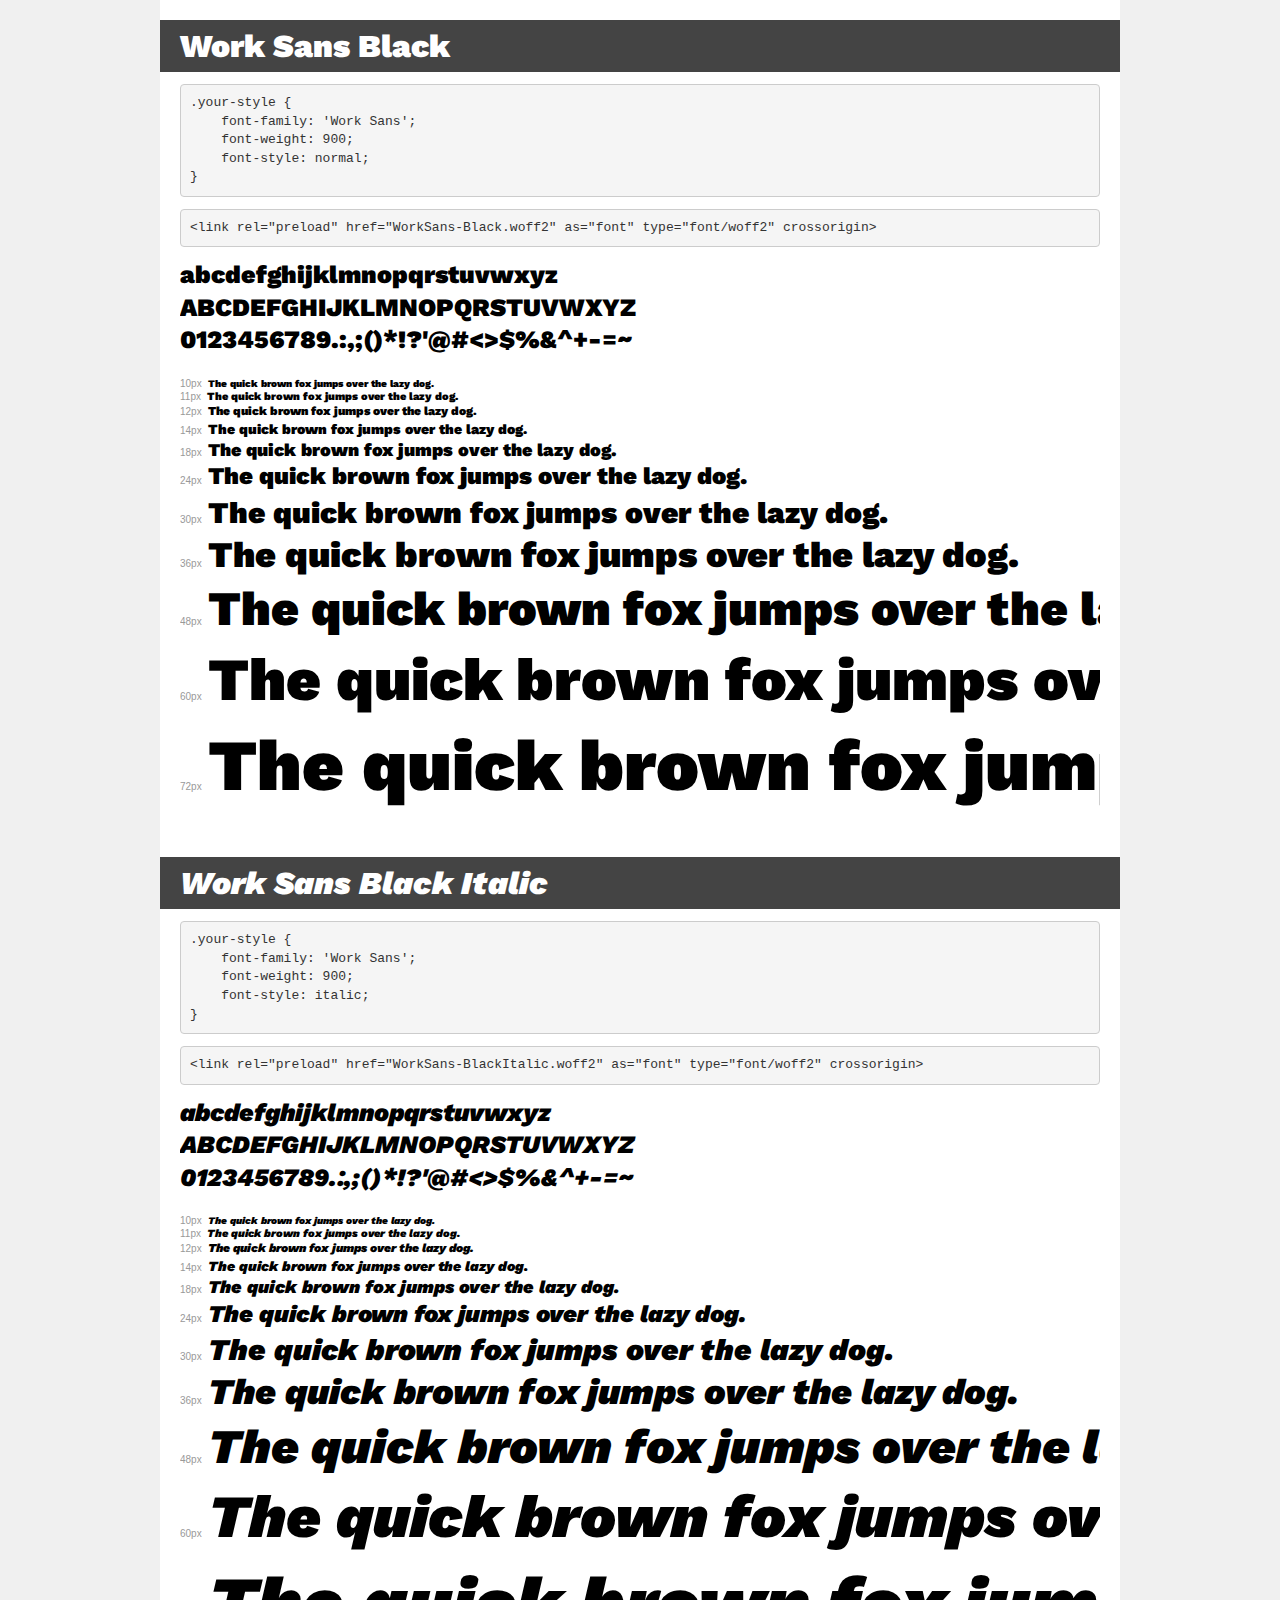
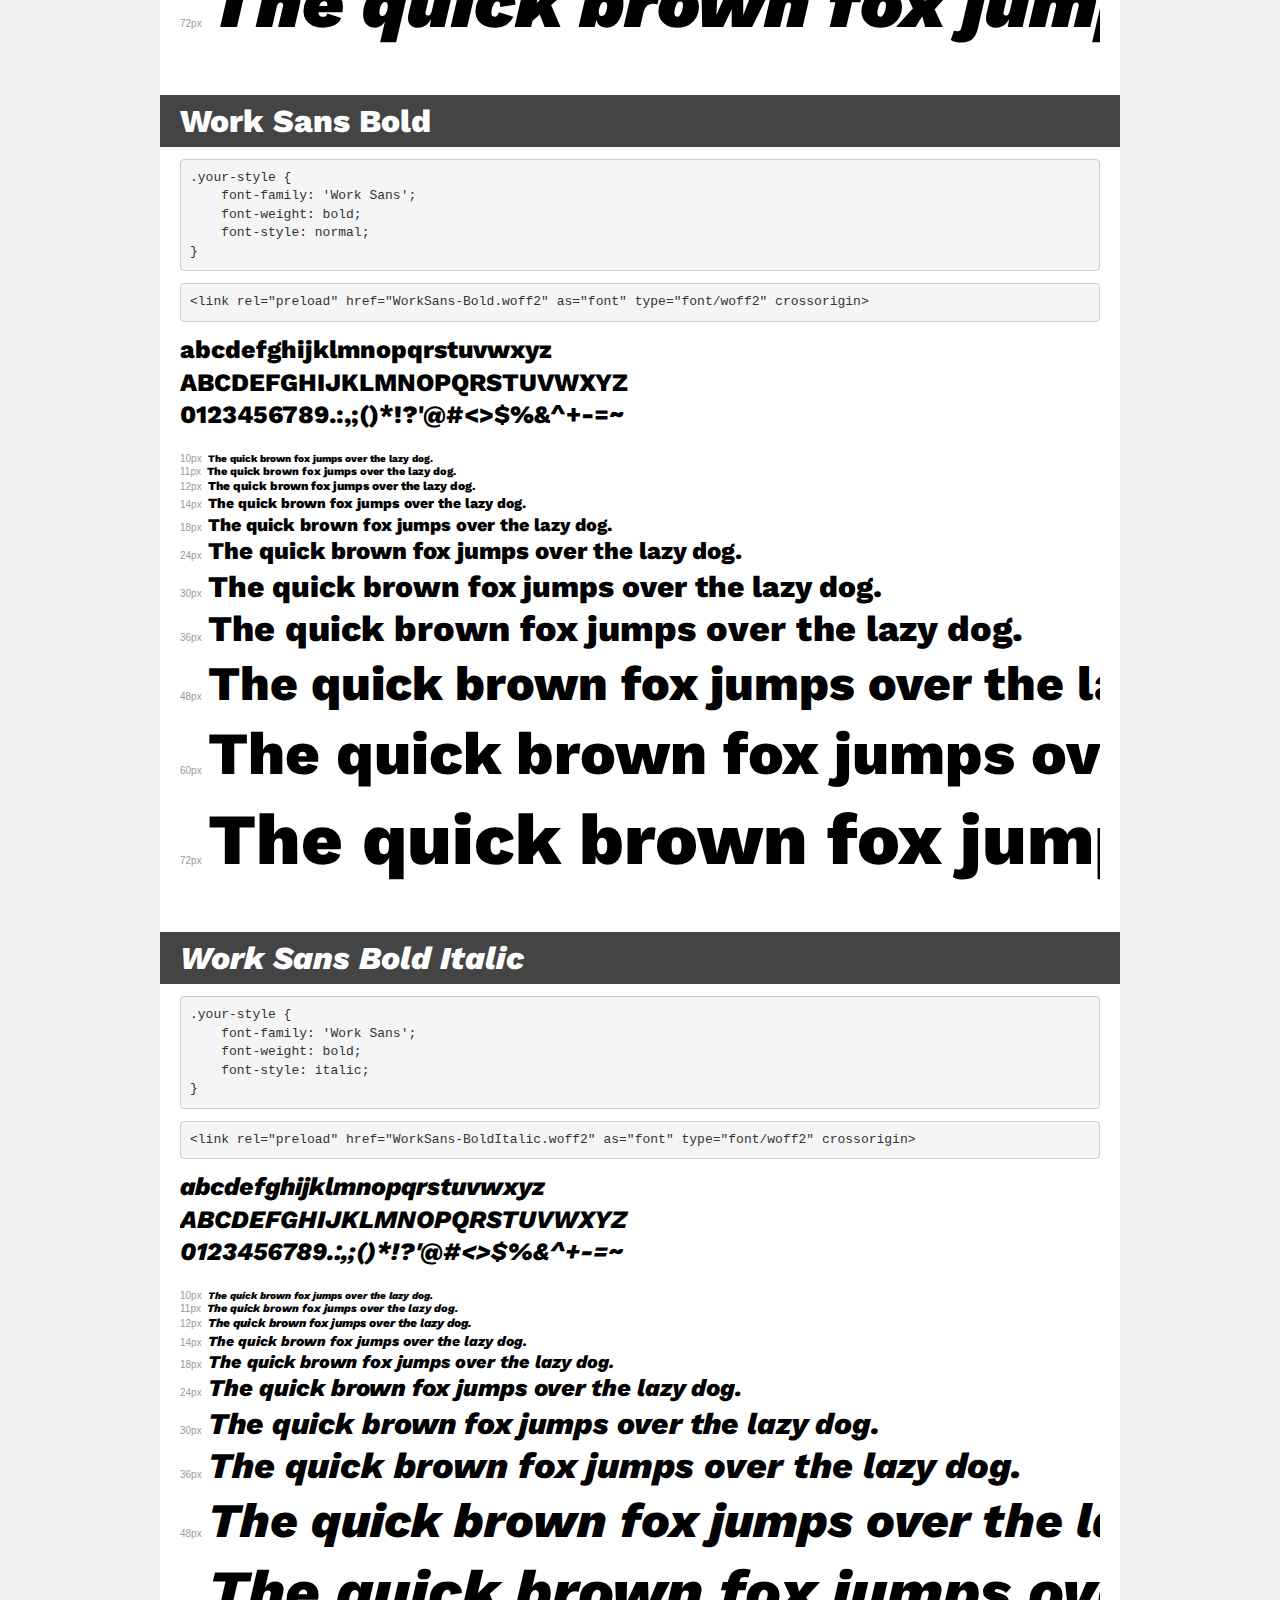
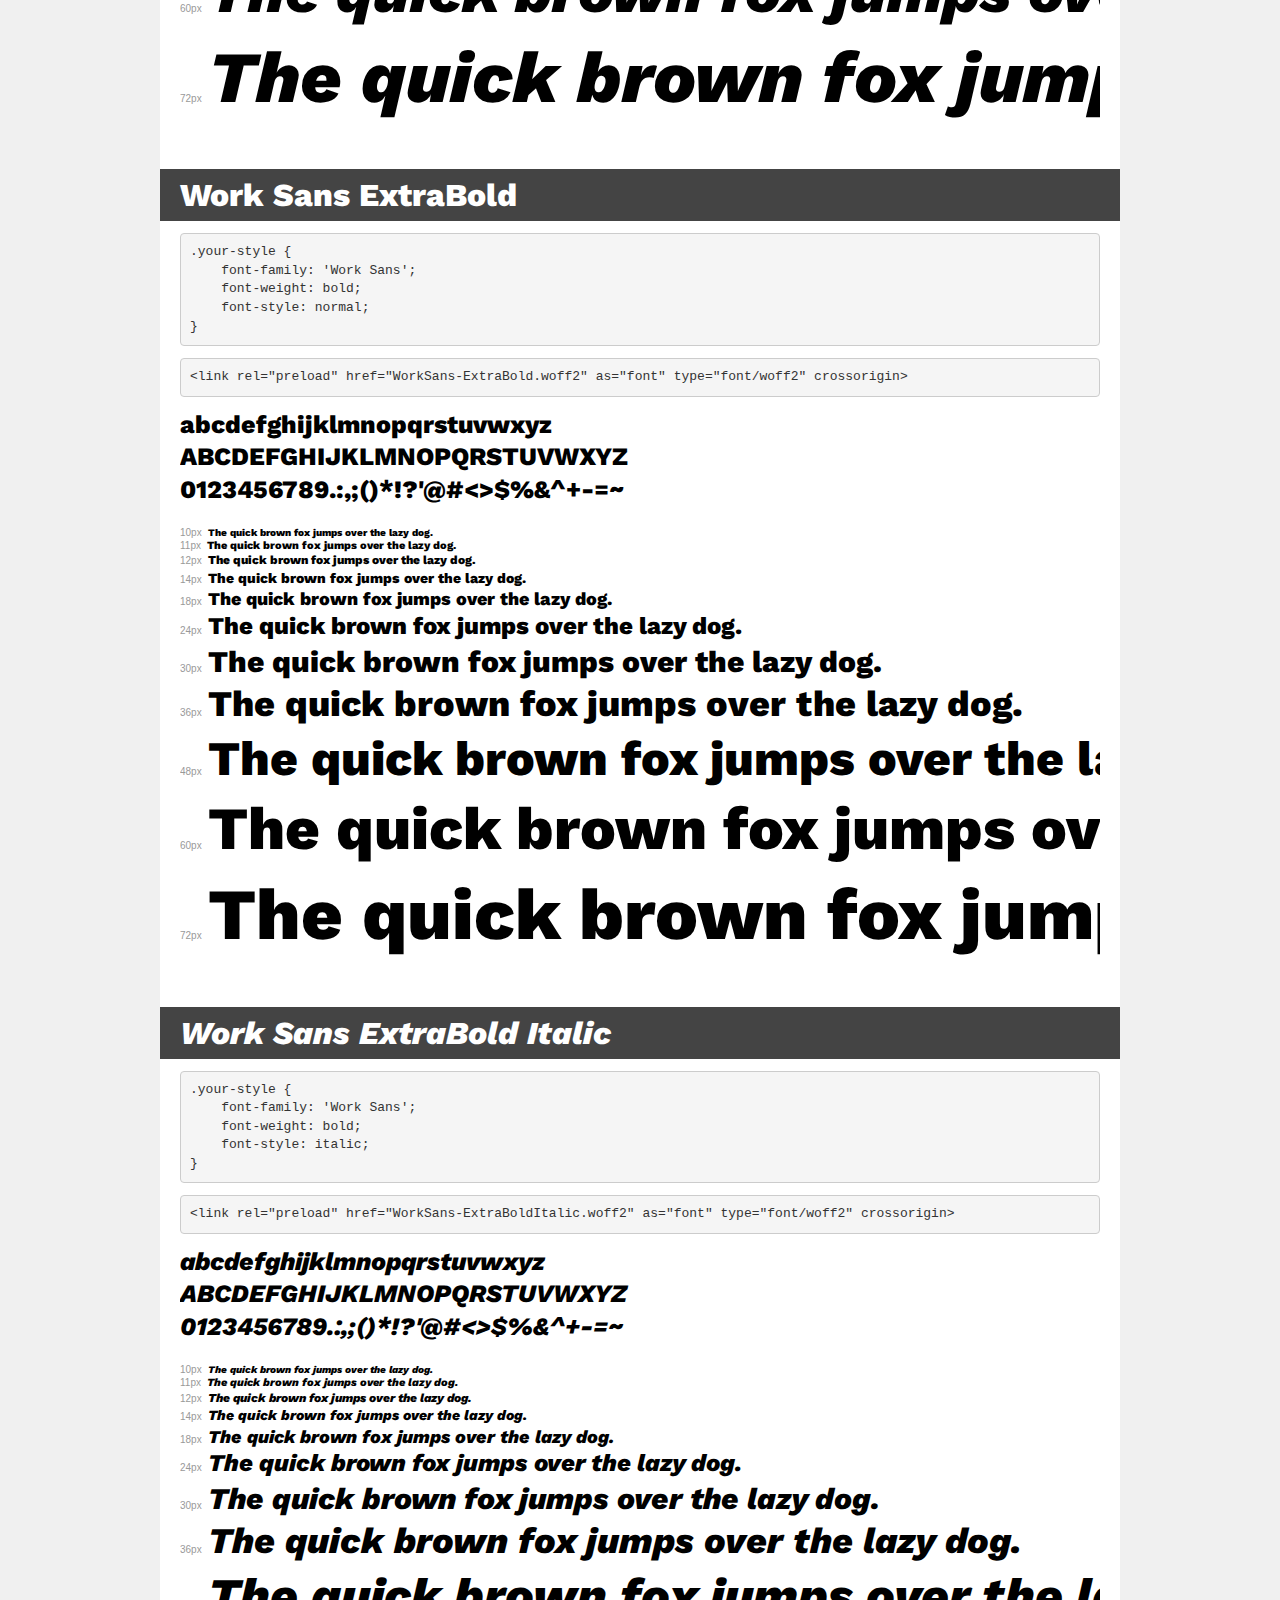
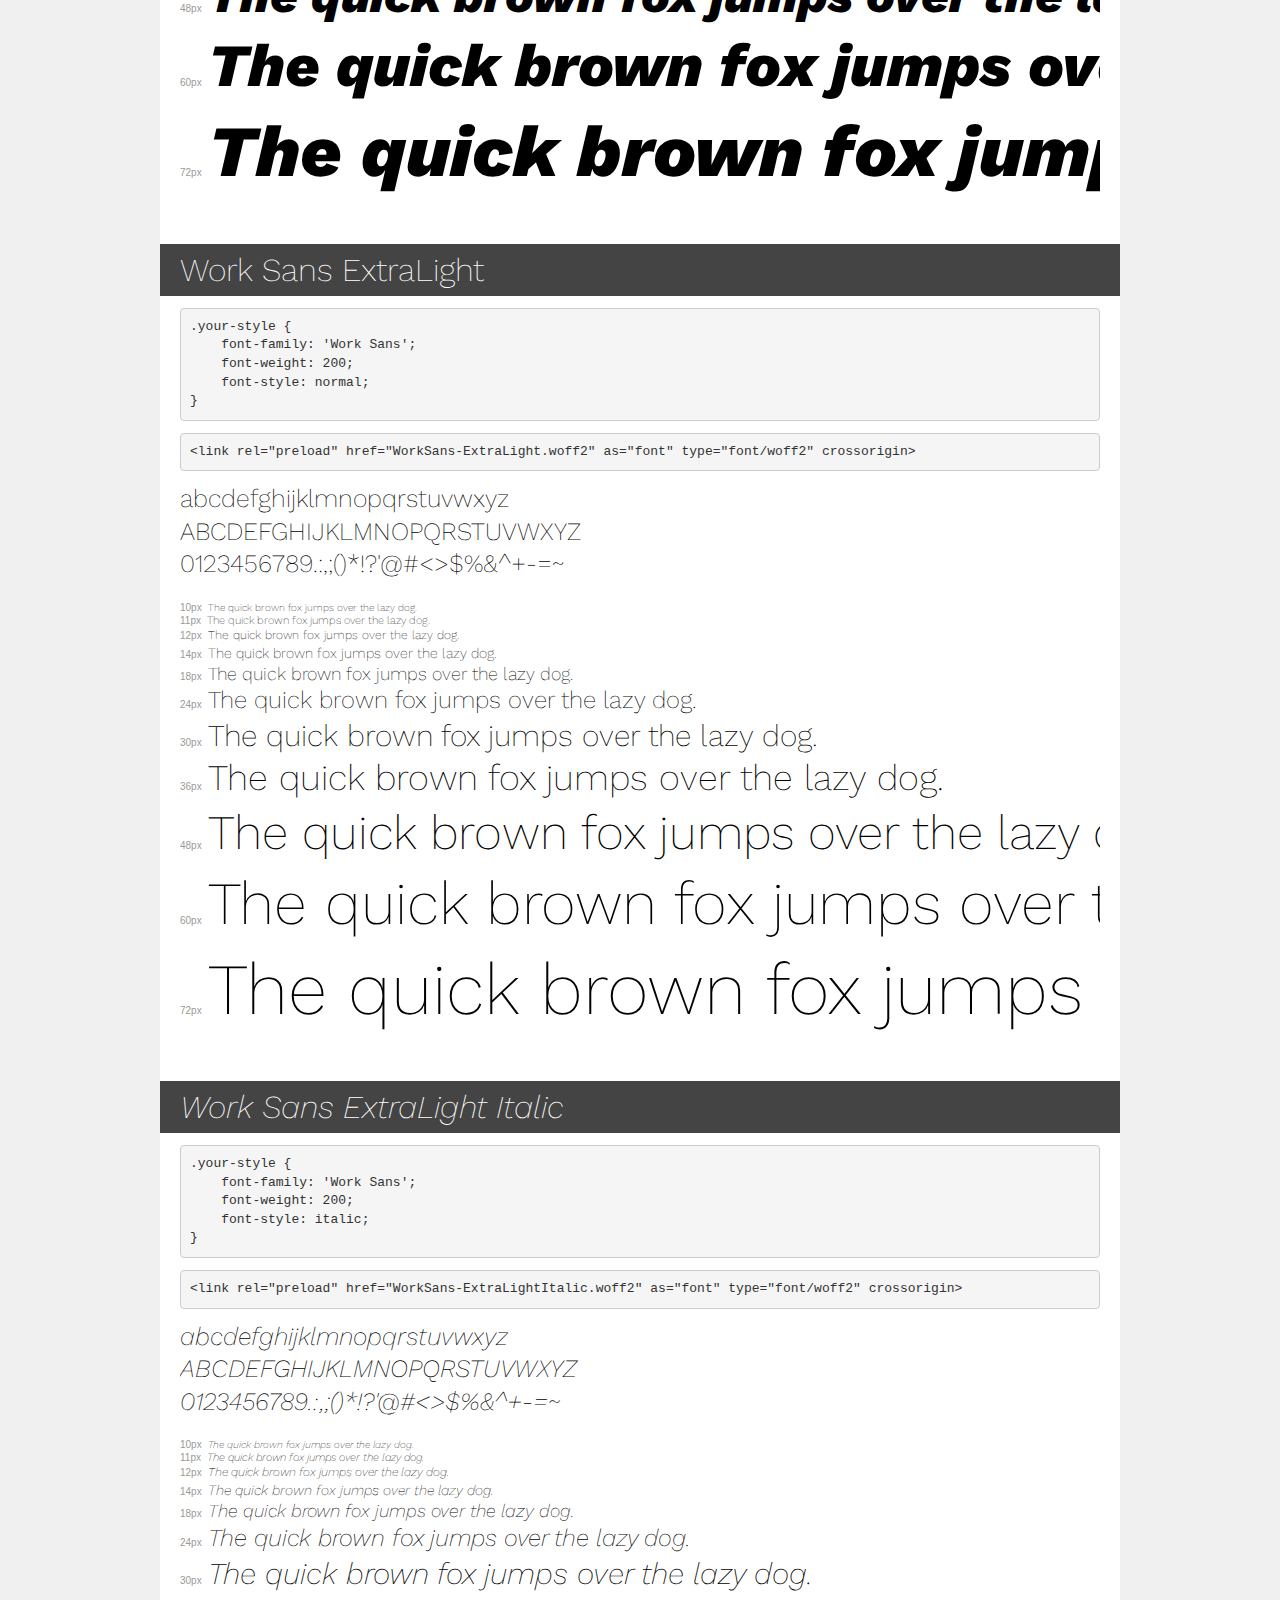
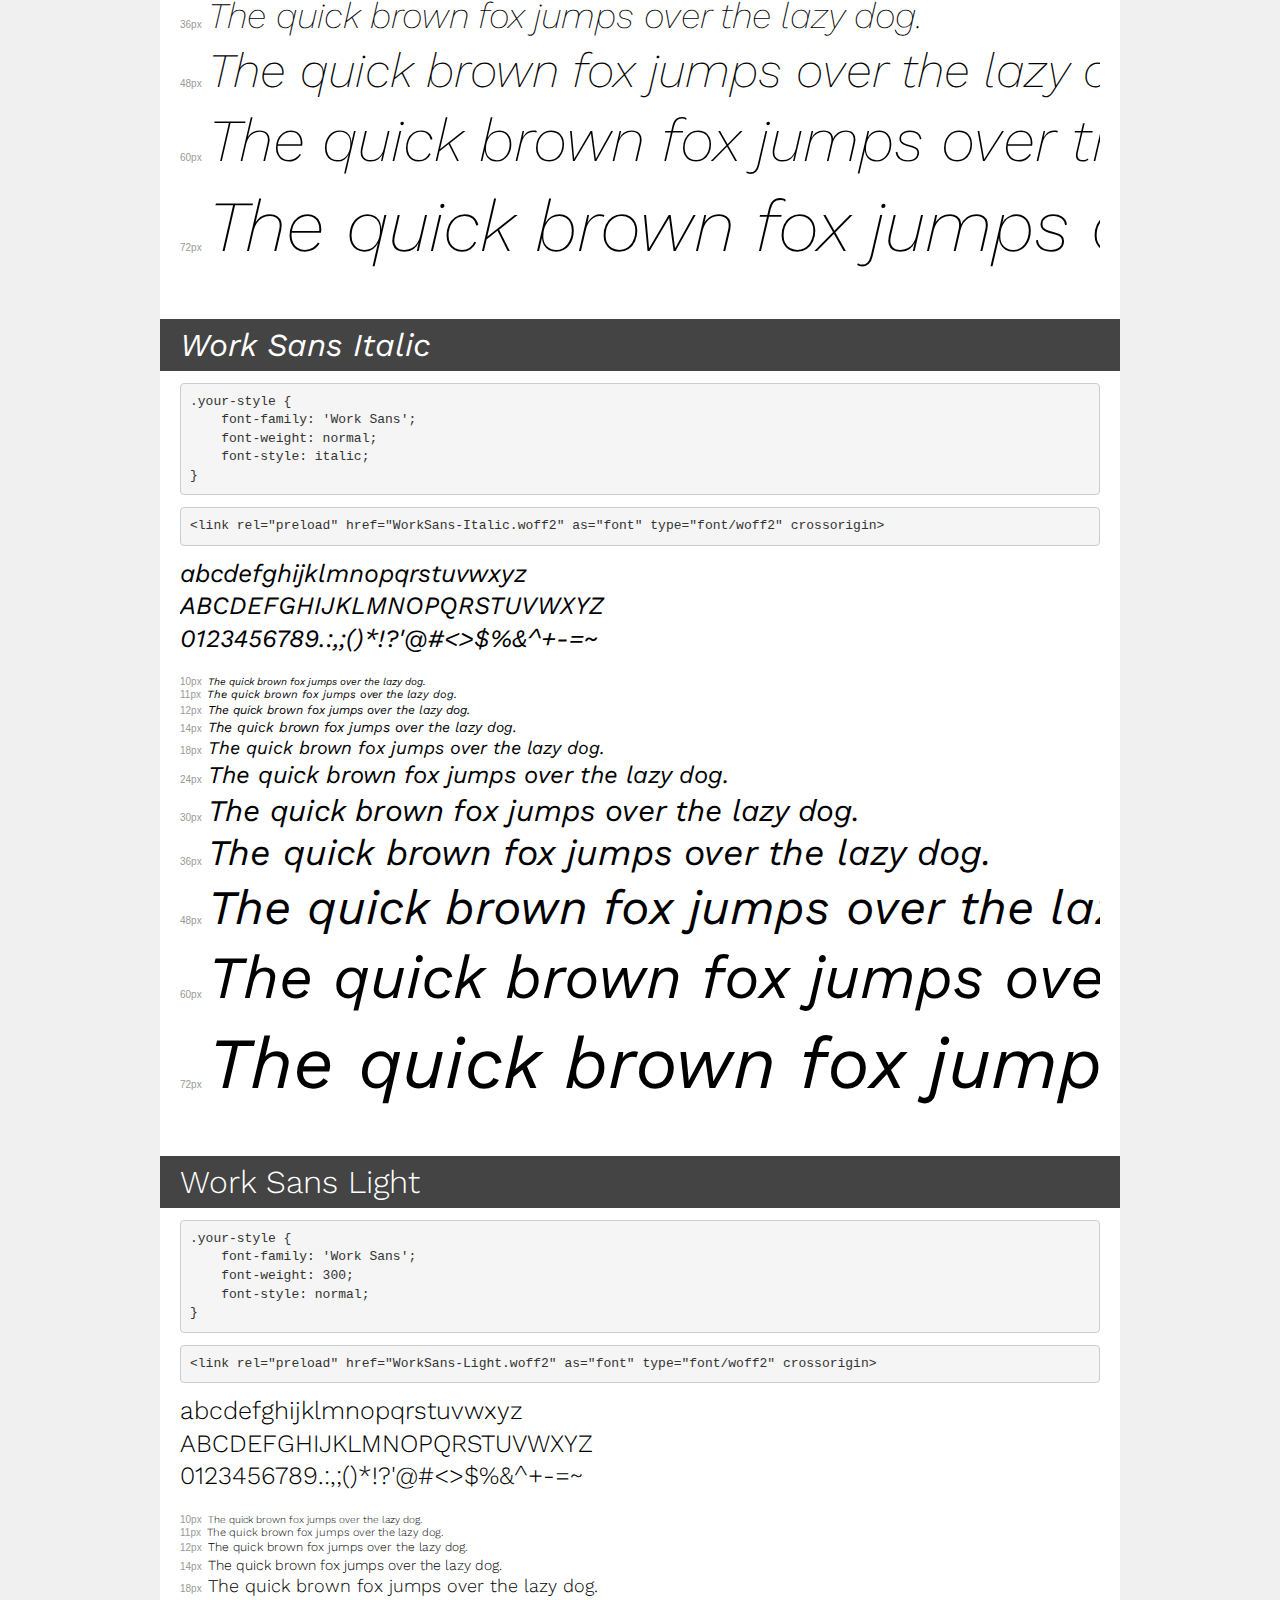
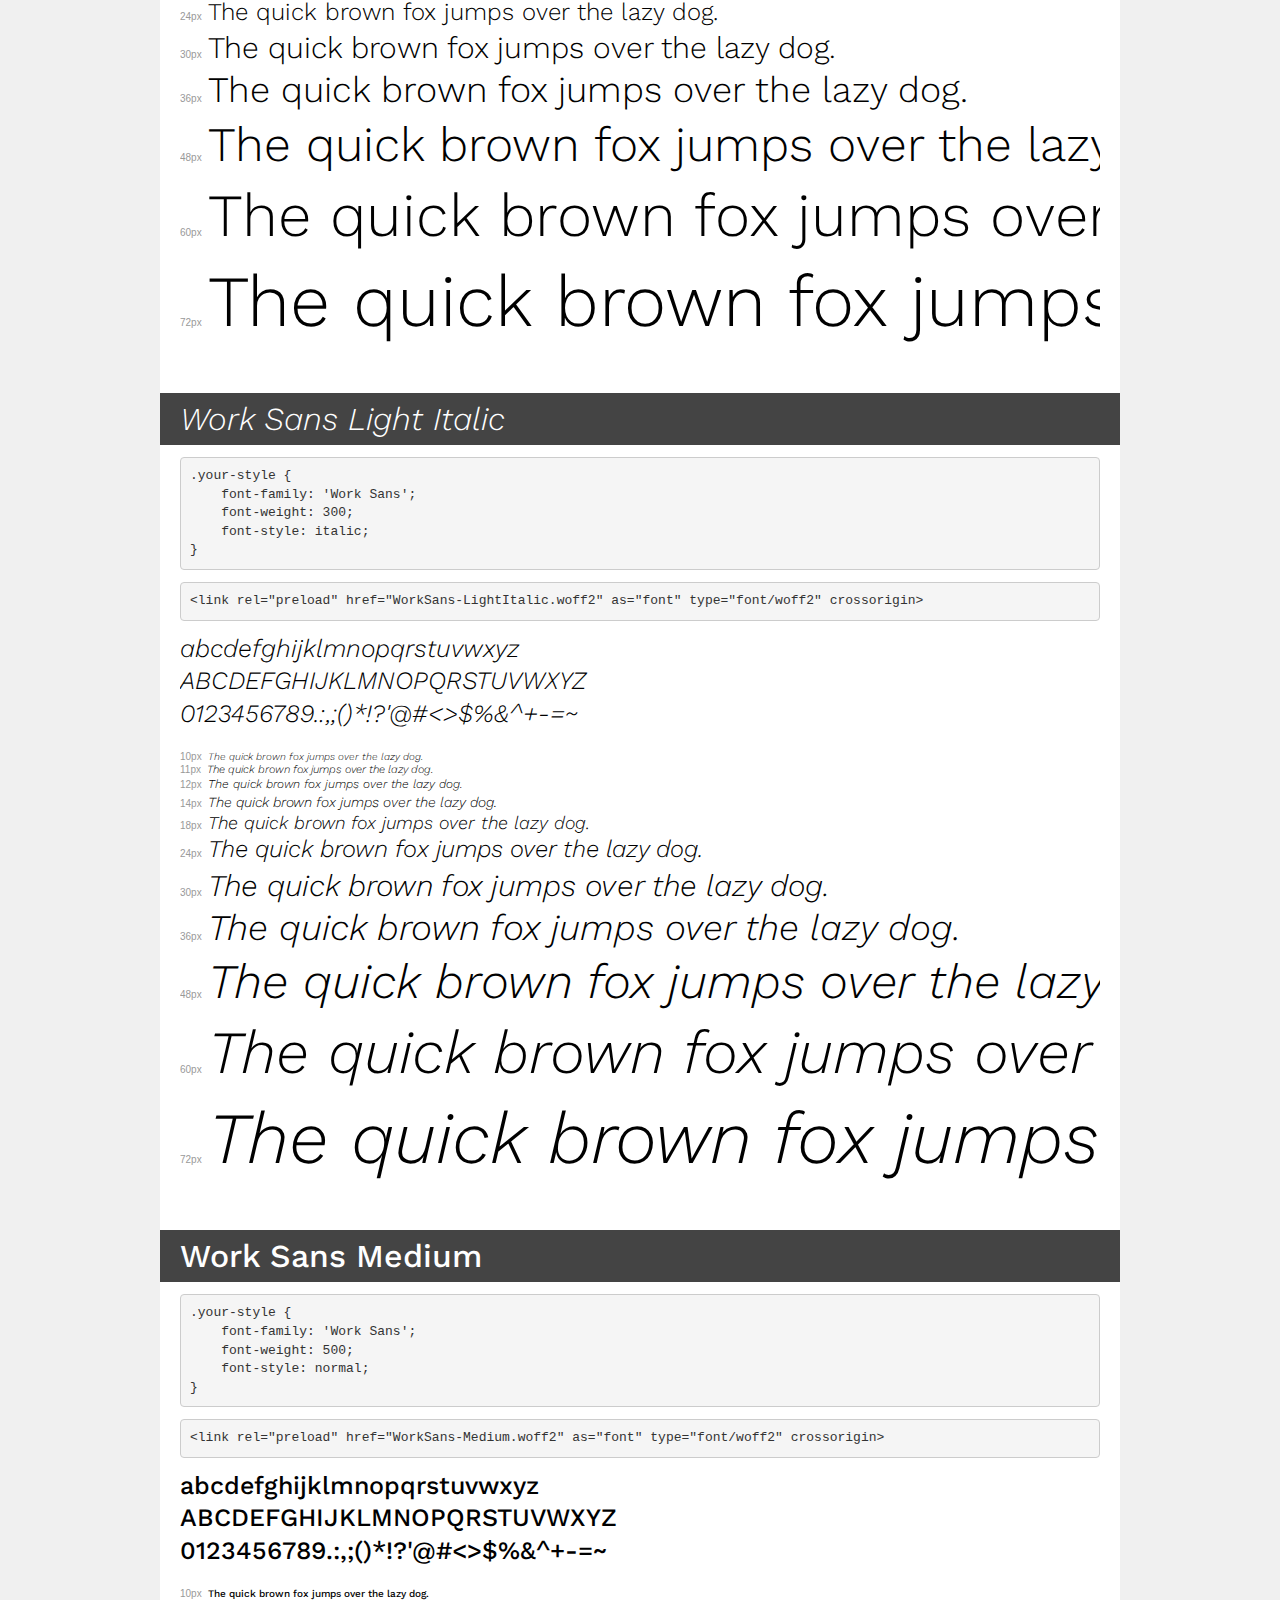
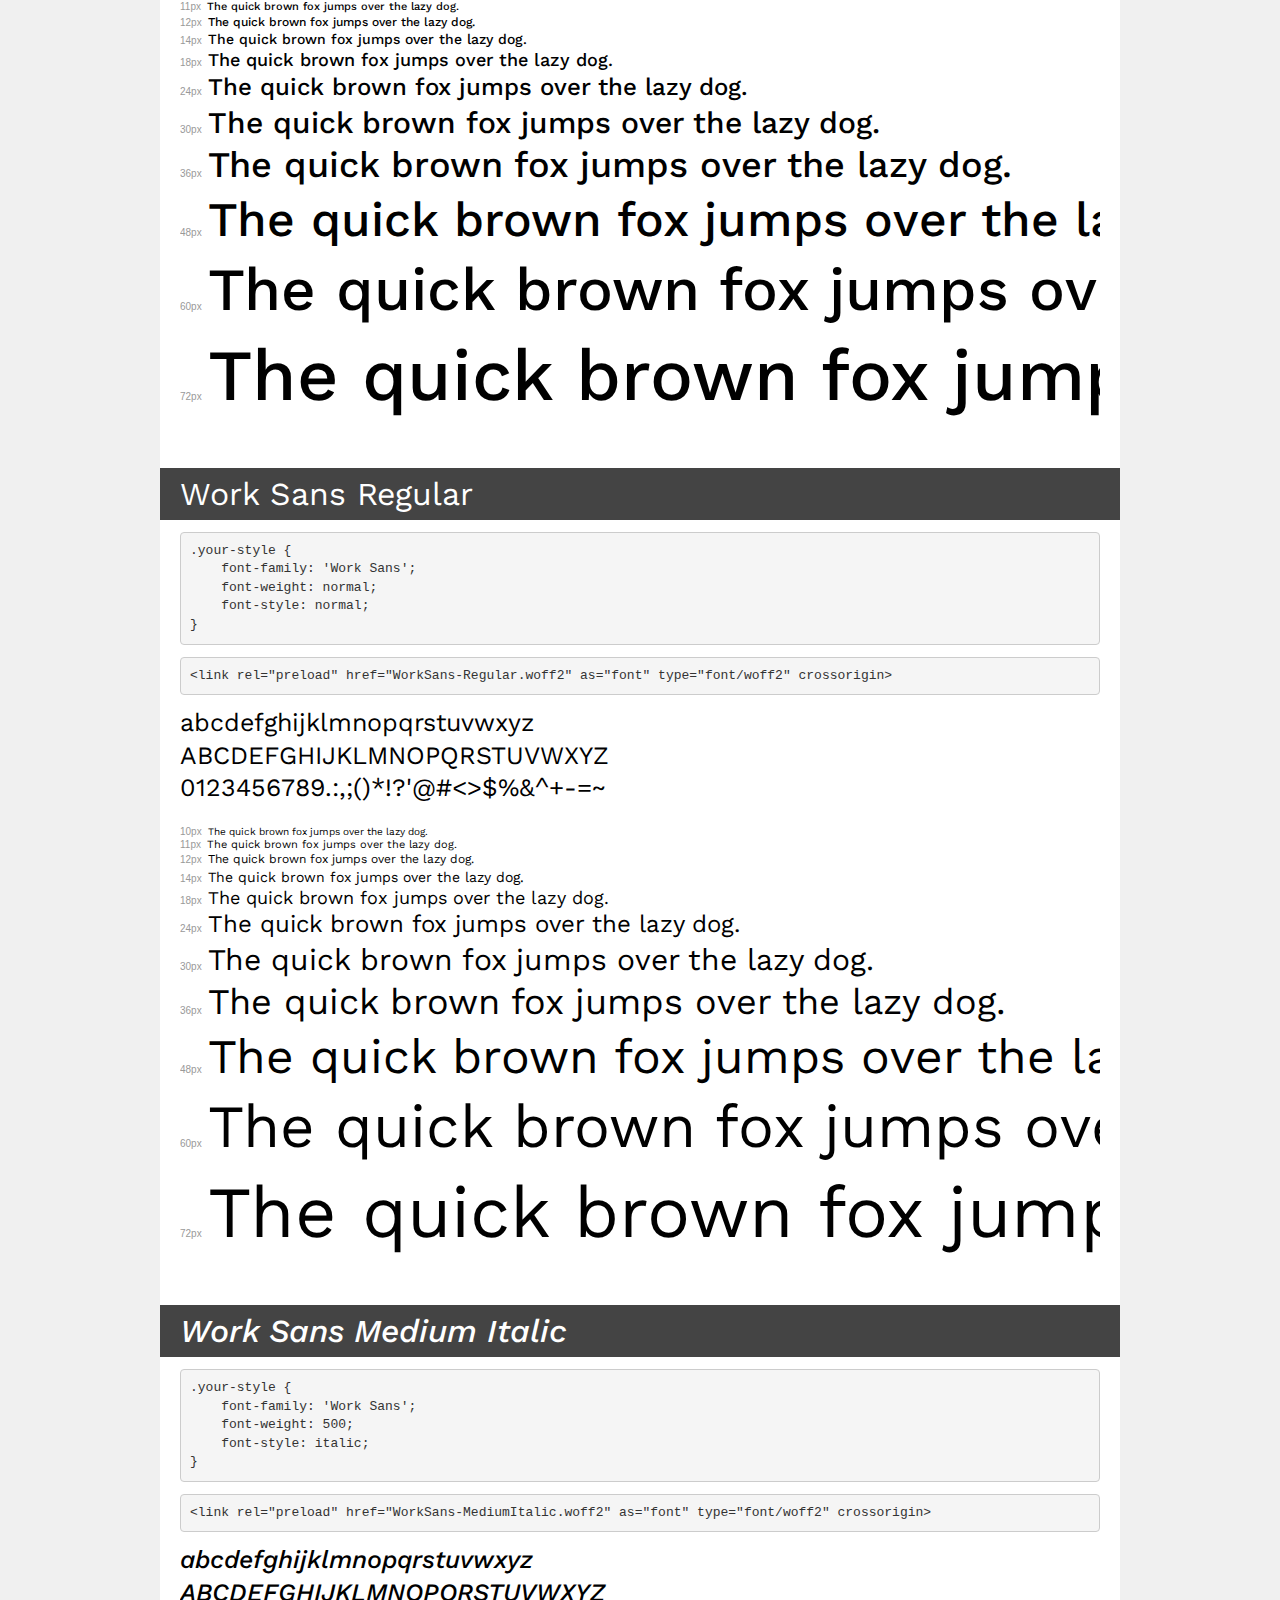
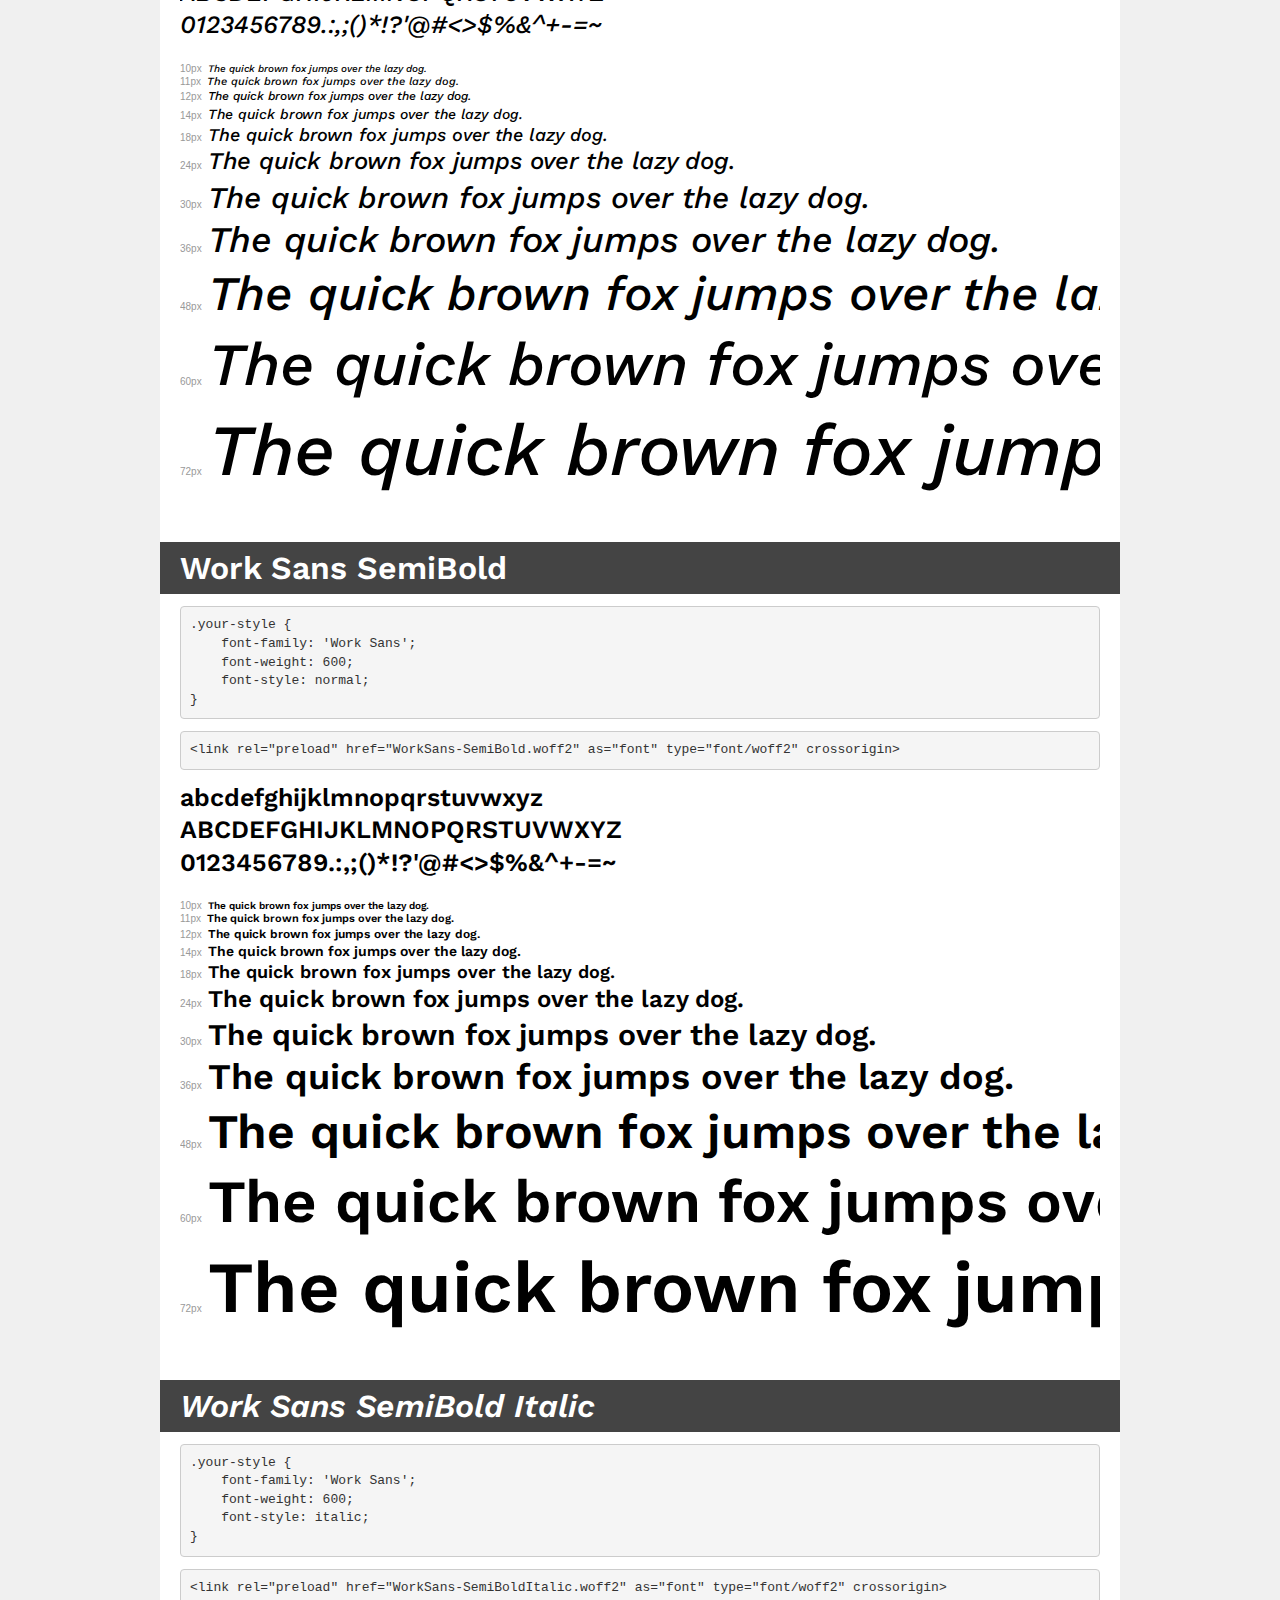
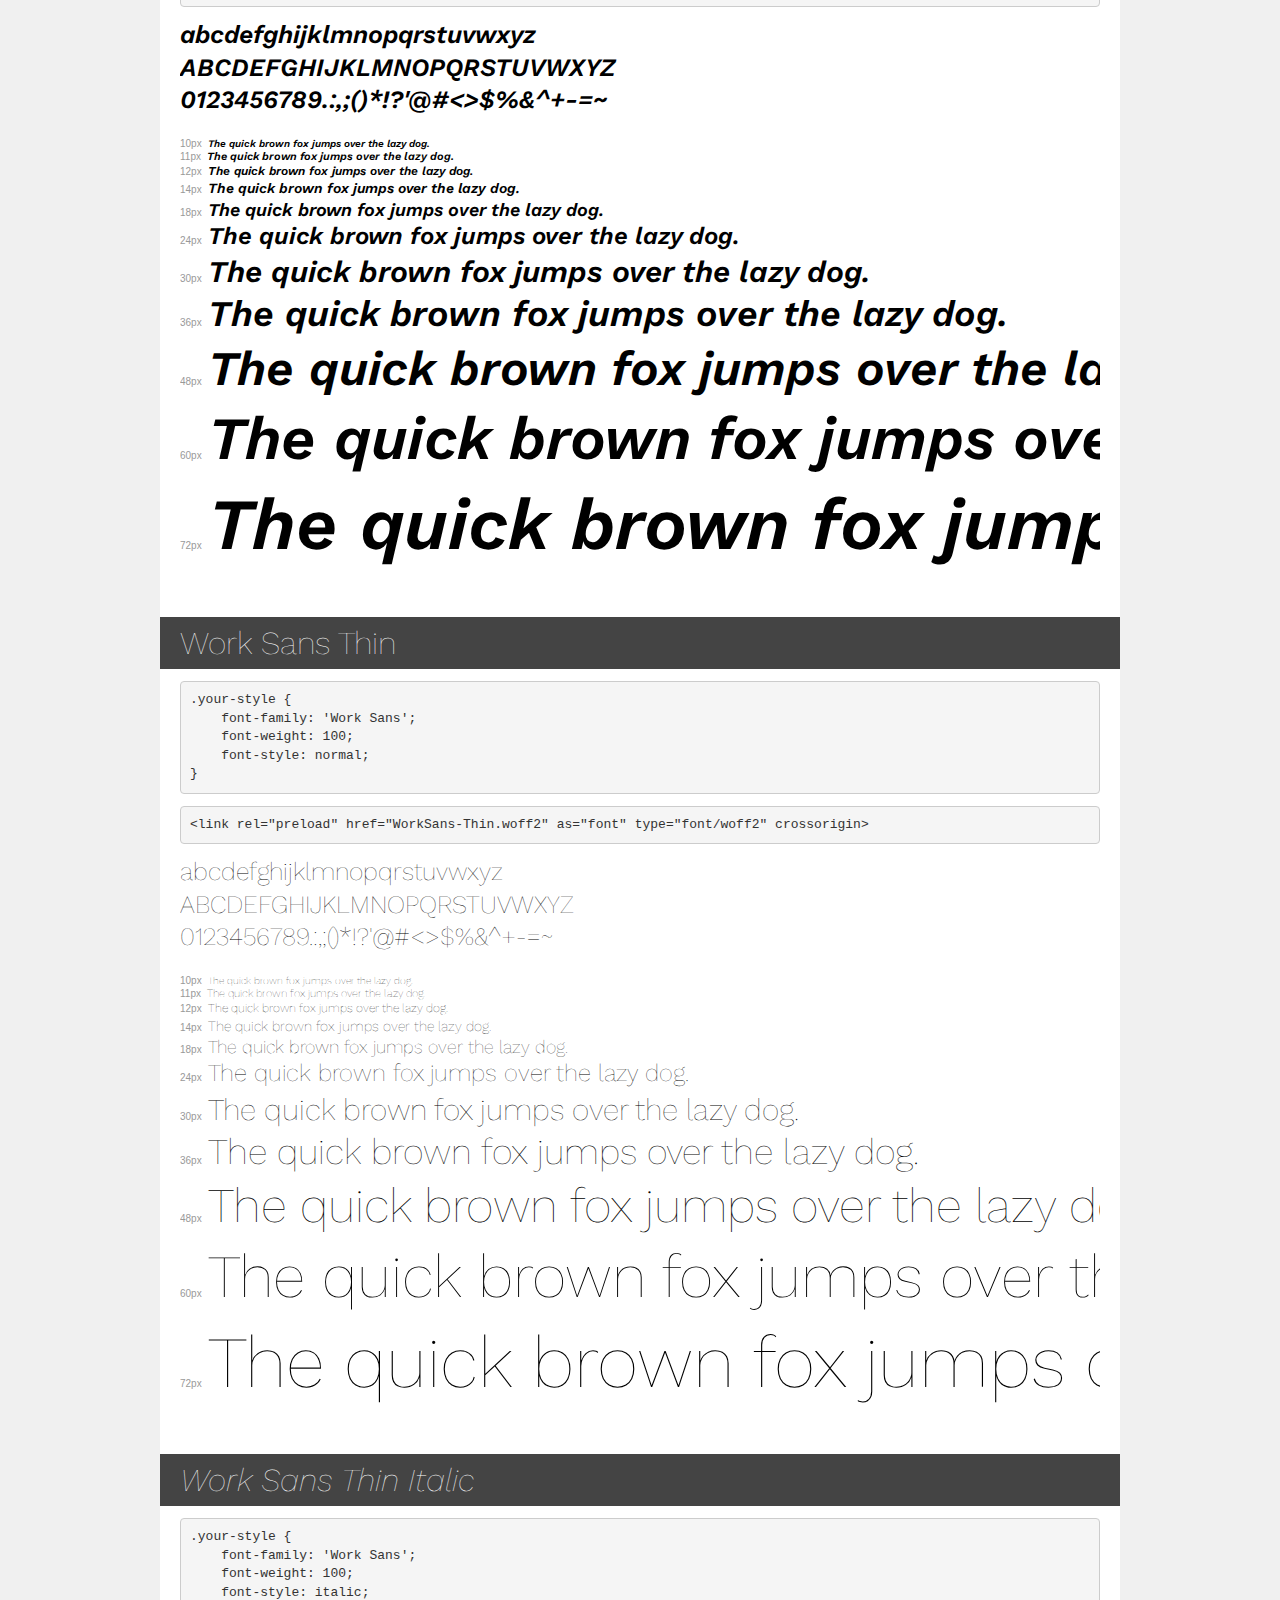
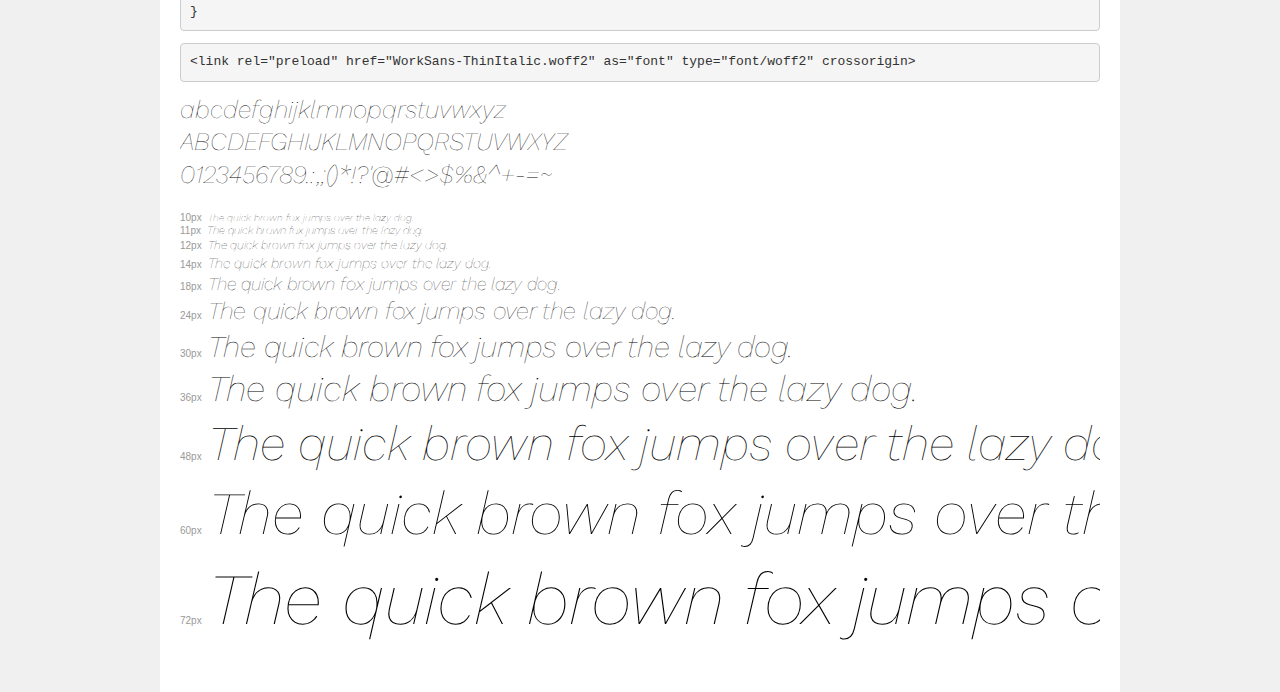
<file: extra/transfonter.org-20230111-104323/demo.html>
<!DOCTYPE html>
<html lang="en">
<head>
    <meta charset="utf-8">
    <meta http-equiv="X-UA-Compatible" content="IE=edge">
    <meta name="viewport" content="width=device-width, initial-scale=1">
    <meta name="robots" content="noindex, noarchive">
    <meta name="format-detection" content="telephone=no">
    <title>Transfonter demo</title>
    <link href="stylesheet.css" rel="stylesheet">
    <style>
        /*
        http://meyerweb.com/eric/tools/css/reset/
        v2.0 | 20110126
        License: none (public domain)
        */
        html, body, div, span, applet, object, iframe,
        h1, h2, h3, h4, h5, h6, p, blockquote, pre,
        a, abbr, acronym, address, big, cite, code,
        del, dfn, em, img, ins, kbd, q, s, samp,
        small, strike, strong, sub, sup, tt, var,
        b, u, i, center,
        dl, dt, dd, ol, ul, li,
        fieldset, form, label, legend,
        table, caption, tbody, tfoot, thead, tr, th, td,
        article, aside, canvas, details, embed,
        figure, figcaption, footer, header, hgroup,
        menu, nav, output, ruby, section, summary,
        time, mark, audio, video {
            margin: 0;
            padding: 0;
            border: 0;
            font-size: 100%;
            font: inherit;
            vertical-align: baseline;
        }
        /* HTML5 display-role reset for older browsers */
        article, aside, details, figcaption, figure,
        footer, header, hgroup, menu, nav, section {
            display: block;
        }
        body {
            line-height: 1;
        }
        ol, ul {
            list-style: none;
        }
        blockquote, q {
            quotes: none;
        }
        blockquote:before, blockquote:after,
        q:before, q:after {
            content: '';
            content: none;
        }
        table {
            border-collapse: collapse;
            border-spacing: 0;
        }
        /* demo styles */
        body {
            background: #f0f0f0;
            color: #000;
        }
        .page {
            background: #fff;
            width: 920px;
            margin: 0 auto;
            padding: 20px 20px 0 20px;
            overflow: hidden;
        }
        .font-container {
            overflow-x: auto;
            overflow-y: hidden;
            margin-bottom: 40px;
            line-height: 1.3;
            white-space: nowrap;
            padding-bottom: 5px;
        }
        h1 {
            position: relative;
            background: #444;
            font-size: 32px;
            color: #fff;
            padding: 10px 20px;
            margin: 0 -20px 12px -20px;
        }
        .letters {
            font-size: 25px;
            margin-bottom: 20px;
        }
        .s10:before {
            content: '10px';
        }
        .s11:before {
            content: '11px';
        }
        .s12:before {
            content: '12px';
        }
        .s14:before {
            content: '14px';
        }
        .s18:before {
            content: '18px';
        }
        .s24:before {
            content: '24px';
        }
        .s30:before {
            content: '30px';
        }
        .s36:before {
            content: '36px';
        }
        .s48:before {
            content: '48px';
        }
        .s60:before {
            content: '60px';
        }
        .s72:before {
            content: '72px';
        }
        .s10:before, .s11:before, .s12:before, .s14:before,
        .s18:before, .s24:before, .s30:before, .s36:before,
        .s48:before, .s60:before, .s72:before {
            font-family: Arial, sans-serif;
            font-size: 10px;
            font-weight: normal;
            font-style: normal;
            color: #999;
            padding-right: 6px;
        }
        pre {
            display: block;
            padding: 9px;
            margin: 0 0 12px;
            font-family: Monaco, Menlo, Consolas, "Courier New", monospace;
            font-size: 13px;
            line-height: 1.428571429;
            color: #333;
            font-weight: normal;
            font-style: normal;
            background-color: #f5f5f5;
            border: 1px solid #ccc;
            overflow-x: auto;
            border-radius: 4px;
        }
        /* responsive */
        @media (max-width: 959px) {
            .page {
                width: auto;
                margin: 0;
            }
        }
    </style>
</head>
<body>
<div class="page">
    <div class="demo">
        <h1 style="font-family: 'Work Sans'; font-weight: 900; font-style: normal;">Work Sans Black</h1>
        <pre title="Usage">.your-style {
    font-family: 'Work Sans';
    font-weight: 900;
    font-style: normal;
}</pre>
        <pre title="Preload (optional)">
&lt;link rel=&quot;preload&quot; href=&quot;WorkSans-Black.woff2&quot; as=&quot;font&quot; type=&quot;font/woff2&quot; crossorigin&gt;</pre>
        <div class="font-container" style="font-family: 'Work Sans'; font-weight: 900; font-style: normal;">
            <p class="letters">
                abcdefghijklmnopqrstuvwxyz<br>
ABCDEFGHIJKLMNOPQRSTUVWXYZ<br>
                0123456789.:,;()*!?'@#&lt;&gt;$%&^+-=~
            </p>
            <p class="s10" style="font-size: 10px;">The quick brown fox jumps over the lazy dog.</p>
            <p class="s11" style="font-size: 11px;">The quick brown fox jumps over the lazy dog.</p>
            <p class="s12" style="font-size: 12px;">The quick brown fox jumps over the lazy dog.</p>
            <p class="s14" style="font-size: 14px;">The quick brown fox jumps over the lazy dog.</p>
            <p class="s18" style="font-size: 18px;">The quick brown fox jumps over the lazy dog.</p>
            <p class="s24" style="font-size: 24px;">The quick brown fox jumps over the lazy dog.</p>
            <p class="s30" style="font-size: 30px;">The quick brown fox jumps over the lazy dog.</p>
            <p class="s36" style="font-size: 36px;">The quick brown fox jumps over the lazy dog.</p>
            <p class="s48" style="font-size: 48px;">The quick brown fox jumps over the lazy dog.</p>
            <p class="s60" style="font-size: 60px;">The quick brown fox jumps over the lazy dog.</p>
            <p class="s72" style="font-size: 72px;">The quick brown fox jumps over the lazy dog.</p>
        </div>
    </div>

    <div class="demo">
        <h1 style="font-family: 'Work Sans'; font-weight: 900; font-style: italic;">Work Sans Black Italic</h1>
        <pre title="Usage">.your-style {
    font-family: 'Work Sans';
    font-weight: 900;
    font-style: italic;
}</pre>
        <pre title="Preload (optional)">
&lt;link rel=&quot;preload&quot; href=&quot;WorkSans-BlackItalic.woff2&quot; as=&quot;font&quot; type=&quot;font/woff2&quot; crossorigin&gt;</pre>
        <div class="font-container" style="font-family: 'Work Sans'; font-weight: 900; font-style: italic;">
            <p class="letters">
                abcdefghijklmnopqrstuvwxyz<br>
ABCDEFGHIJKLMNOPQRSTUVWXYZ<br>
                0123456789.:,;()*!?'@#&lt;&gt;$%&^+-=~
            </p>
            <p class="s10" style="font-size: 10px;">The quick brown fox jumps over the lazy dog.</p>
            <p class="s11" style="font-size: 11px;">The quick brown fox jumps over the lazy dog.</p>
            <p class="s12" style="font-size: 12px;">The quick brown fox jumps over the lazy dog.</p>
            <p class="s14" style="font-size: 14px;">The quick brown fox jumps over the lazy dog.</p>
            <p class="s18" style="font-size: 18px;">The quick brown fox jumps over the lazy dog.</p>
            <p class="s24" style="font-size: 24px;">The quick brown fox jumps over the lazy dog.</p>
            <p class="s30" style="font-size: 30px;">The quick brown fox jumps over the lazy dog.</p>
            <p class="s36" style="font-size: 36px;">The quick brown fox jumps over the lazy dog.</p>
            <p class="s48" style="font-size: 48px;">The quick brown fox jumps over the lazy dog.</p>
            <p class="s60" style="font-size: 60px;">The quick brown fox jumps over the lazy dog.</p>
            <p class="s72" style="font-size: 72px;">The quick brown fox jumps over the lazy dog.</p>
        </div>
    </div>

    <div class="demo">
        <h1 style="font-family: 'Work Sans'; font-weight: bold; font-style: normal;">Work Sans Bold</h1>
        <pre title="Usage">.your-style {
    font-family: 'Work Sans';
    font-weight: bold;
    font-style: normal;
}</pre>
        <pre title="Preload (optional)">
&lt;link rel=&quot;preload&quot; href=&quot;WorkSans-Bold.woff2&quot; as=&quot;font&quot; type=&quot;font/woff2&quot; crossorigin&gt;</pre>
        <div class="font-container" style="font-family: 'Work Sans'; font-weight: bold; font-style: normal;">
            <p class="letters">
                abcdefghijklmnopqrstuvwxyz<br>
ABCDEFGHIJKLMNOPQRSTUVWXYZ<br>
                0123456789.:,;()*!?'@#&lt;&gt;$%&^+-=~
            </p>
            <p class="s10" style="font-size: 10px;">The quick brown fox jumps over the lazy dog.</p>
            <p class="s11" style="font-size: 11px;">The quick brown fox jumps over the lazy dog.</p>
            <p class="s12" style="font-size: 12px;">The quick brown fox jumps over the lazy dog.</p>
            <p class="s14" style="font-size: 14px;">The quick brown fox jumps over the lazy dog.</p>
            <p class="s18" style="font-size: 18px;">The quick brown fox jumps over the lazy dog.</p>
            <p class="s24" style="font-size: 24px;">The quick brown fox jumps over the lazy dog.</p>
            <p class="s30" style="font-size: 30px;">The quick brown fox jumps over the lazy dog.</p>
            <p class="s36" style="font-size: 36px;">The quick brown fox jumps over the lazy dog.</p>
            <p class="s48" style="font-size: 48px;">The quick brown fox jumps over the lazy dog.</p>
            <p class="s60" style="font-size: 60px;">The quick brown fox jumps over the lazy dog.</p>
            <p class="s72" style="font-size: 72px;">The quick brown fox jumps over the lazy dog.</p>
        </div>
    </div>

    <div class="demo">
        <h1 style="font-family: 'Work Sans'; font-weight: bold; font-style: italic;">Work Sans Bold Italic</h1>
        <pre title="Usage">.your-style {
    font-family: 'Work Sans';
    font-weight: bold;
    font-style: italic;
}</pre>
        <pre title="Preload (optional)">
&lt;link rel=&quot;preload&quot; href=&quot;WorkSans-BoldItalic.woff2&quot; as=&quot;font&quot; type=&quot;font/woff2&quot; crossorigin&gt;</pre>
        <div class="font-container" style="font-family: 'Work Sans'; font-weight: bold; font-style: italic;">
            <p class="letters">
                abcdefghijklmnopqrstuvwxyz<br>
ABCDEFGHIJKLMNOPQRSTUVWXYZ<br>
                0123456789.:,;()*!?'@#&lt;&gt;$%&^+-=~
            </p>
            <p class="s10" style="font-size: 10px;">The quick brown fox jumps over the lazy dog.</p>
            <p class="s11" style="font-size: 11px;">The quick brown fox jumps over the lazy dog.</p>
            <p class="s12" style="font-size: 12px;">The quick brown fox jumps over the lazy dog.</p>
            <p class="s14" style="font-size: 14px;">The quick brown fox jumps over the lazy dog.</p>
            <p class="s18" style="font-size: 18px;">The quick brown fox jumps over the lazy dog.</p>
            <p class="s24" style="font-size: 24px;">The quick brown fox jumps over the lazy dog.</p>
            <p class="s30" style="font-size: 30px;">The quick brown fox jumps over the lazy dog.</p>
            <p class="s36" style="font-size: 36px;">The quick brown fox jumps over the lazy dog.</p>
            <p class="s48" style="font-size: 48px;">The quick brown fox jumps over the lazy dog.</p>
            <p class="s60" style="font-size: 60px;">The quick brown fox jumps over the lazy dog.</p>
            <p class="s72" style="font-size: 72px;">The quick brown fox jumps over the lazy dog.</p>
        </div>
    </div>

    <div class="demo">
        <h1 style="font-family: 'Work Sans'; font-weight: bold; font-style: normal;">Work Sans ExtraBold</h1>
        <pre title="Usage">.your-style {
    font-family: 'Work Sans';
    font-weight: bold;
    font-style: normal;
}</pre>
        <pre title="Preload (optional)">
&lt;link rel=&quot;preload&quot; href=&quot;WorkSans-ExtraBold.woff2&quot; as=&quot;font&quot; type=&quot;font/woff2&quot; crossorigin&gt;</pre>
        <div class="font-container" style="font-family: 'Work Sans'; font-weight: bold; font-style: normal;">
            <p class="letters">
                abcdefghijklmnopqrstuvwxyz<br>
ABCDEFGHIJKLMNOPQRSTUVWXYZ<br>
                0123456789.:,;()*!?'@#&lt;&gt;$%&^+-=~
            </p>
            <p class="s10" style="font-size: 10px;">The quick brown fox jumps over the lazy dog.</p>
            <p class="s11" style="font-size: 11px;">The quick brown fox jumps over the lazy dog.</p>
            <p class="s12" style="font-size: 12px;">The quick brown fox jumps over the lazy dog.</p>
            <p class="s14" style="font-size: 14px;">The quick brown fox jumps over the lazy dog.</p>
            <p class="s18" style="font-size: 18px;">The quick brown fox jumps over the lazy dog.</p>
            <p class="s24" style="font-size: 24px;">The quick brown fox jumps over the lazy dog.</p>
            <p class="s30" style="font-size: 30px;">The quick brown fox jumps over the lazy dog.</p>
            <p class="s36" style="font-size: 36px;">The quick brown fox jumps over the lazy dog.</p>
            <p class="s48" style="font-size: 48px;">The quick brown fox jumps over the lazy dog.</p>
            <p class="s60" style="font-size: 60px;">The quick brown fox jumps over the lazy dog.</p>
            <p class="s72" style="font-size: 72px;">The quick brown fox jumps over the lazy dog.</p>
        </div>
    </div>

    <div class="demo">
        <h1 style="font-family: 'Work Sans'; font-weight: bold; font-style: italic;">Work Sans ExtraBold Italic</h1>
        <pre title="Usage">.your-style {
    font-family: 'Work Sans';
    font-weight: bold;
    font-style: italic;
}</pre>
        <pre title="Preload (optional)">
&lt;link rel=&quot;preload&quot; href=&quot;WorkSans-ExtraBoldItalic.woff2&quot; as=&quot;font&quot; type=&quot;font/woff2&quot; crossorigin&gt;</pre>
        <div class="font-container" style="font-family: 'Work Sans'; font-weight: bold; font-style: italic;">
            <p class="letters">
                abcdefghijklmnopqrstuvwxyz<br>
ABCDEFGHIJKLMNOPQRSTUVWXYZ<br>
                0123456789.:,;()*!?'@#&lt;&gt;$%&^+-=~
            </p>
            <p class="s10" style="font-size: 10px;">The quick brown fox jumps over the lazy dog.</p>
            <p class="s11" style="font-size: 11px;">The quick brown fox jumps over the lazy dog.</p>
            <p class="s12" style="font-size: 12px;">The quick brown fox jumps over the lazy dog.</p>
            <p class="s14" style="font-size: 14px;">The quick brown fox jumps over the lazy dog.</p>
            <p class="s18" style="font-size: 18px;">The quick brown fox jumps over the lazy dog.</p>
            <p class="s24" style="font-size: 24px;">The quick brown fox jumps over the lazy dog.</p>
            <p class="s30" style="font-size: 30px;">The quick brown fox jumps over the lazy dog.</p>
            <p class="s36" style="font-size: 36px;">The quick brown fox jumps over the lazy dog.</p>
            <p class="s48" style="font-size: 48px;">The quick brown fox jumps over the lazy dog.</p>
            <p class="s60" style="font-size: 60px;">The quick brown fox jumps over the lazy dog.</p>
            <p class="s72" style="font-size: 72px;">The quick brown fox jumps over the lazy dog.</p>
        </div>
    </div>

    <div class="demo">
        <h1 style="font-family: 'Work Sans'; font-weight: 200; font-style: normal;">Work Sans ExtraLight</h1>
        <pre title="Usage">.your-style {
    font-family: 'Work Sans';
    font-weight: 200;
    font-style: normal;
}</pre>
        <pre title="Preload (optional)">
&lt;link rel=&quot;preload&quot; href=&quot;WorkSans-ExtraLight.woff2&quot; as=&quot;font&quot; type=&quot;font/woff2&quot; crossorigin&gt;</pre>
        <div class="font-container" style="font-family: 'Work Sans'; font-weight: 200; font-style: normal;">
            <p class="letters">
                abcdefghijklmnopqrstuvwxyz<br>
ABCDEFGHIJKLMNOPQRSTUVWXYZ<br>
                0123456789.:,;()*!?'@#&lt;&gt;$%&^+-=~
            </p>
            <p class="s10" style="font-size: 10px;">The quick brown fox jumps over the lazy dog.</p>
            <p class="s11" style="font-size: 11px;">The quick brown fox jumps over the lazy dog.</p>
            <p class="s12" style="font-size: 12px;">The quick brown fox jumps over the lazy dog.</p>
            <p class="s14" style="font-size: 14px;">The quick brown fox jumps over the lazy dog.</p>
            <p class="s18" style="font-size: 18px;">The quick brown fox jumps over the lazy dog.</p>
            <p class="s24" style="font-size: 24px;">The quick brown fox jumps over the lazy dog.</p>
            <p class="s30" style="font-size: 30px;">The quick brown fox jumps over the lazy dog.</p>
            <p class="s36" style="font-size: 36px;">The quick brown fox jumps over the lazy dog.</p>
            <p class="s48" style="font-size: 48px;">The quick brown fox jumps over the lazy dog.</p>
            <p class="s60" style="font-size: 60px;">The quick brown fox jumps over the lazy dog.</p>
            <p class="s72" style="font-size: 72px;">The quick brown fox jumps over the lazy dog.</p>
        </div>
    </div>

    <div class="demo">
        <h1 style="font-family: 'Work Sans'; font-weight: 200; font-style: italic;">Work Sans ExtraLight Italic</h1>
        <pre title="Usage">.your-style {
    font-family: 'Work Sans';
    font-weight: 200;
    font-style: italic;
}</pre>
        <pre title="Preload (optional)">
&lt;link rel=&quot;preload&quot; href=&quot;WorkSans-ExtraLightItalic.woff2&quot; as=&quot;font&quot; type=&quot;font/woff2&quot; crossorigin&gt;</pre>
        <div class="font-container" style="font-family: 'Work Sans'; font-weight: 200; font-style: italic;">
            <p class="letters">
                abcdefghijklmnopqrstuvwxyz<br>
ABCDEFGHIJKLMNOPQRSTUVWXYZ<br>
                0123456789.:,;()*!?'@#&lt;&gt;$%&^+-=~
            </p>
            <p class="s10" style="font-size: 10px;">The quick brown fox jumps over the lazy dog.</p>
            <p class="s11" style="font-size: 11px;">The quick brown fox jumps over the lazy dog.</p>
            <p class="s12" style="font-size: 12px;">The quick brown fox jumps over the lazy dog.</p>
            <p class="s14" style="font-size: 14px;">The quick brown fox jumps over the lazy dog.</p>
            <p class="s18" style="font-size: 18px;">The quick brown fox jumps over the lazy dog.</p>
            <p class="s24" style="font-size: 24px;">The quick brown fox jumps over the lazy dog.</p>
            <p class="s30" style="font-size: 30px;">The quick brown fox jumps over the lazy dog.</p>
            <p class="s36" style="font-size: 36px;">The quick brown fox jumps over the lazy dog.</p>
            <p class="s48" style="font-size: 48px;">The quick brown fox jumps over the lazy dog.</p>
            <p class="s60" style="font-size: 60px;">The quick brown fox jumps over the lazy dog.</p>
            <p class="s72" style="font-size: 72px;">The quick brown fox jumps over the lazy dog.</p>
        </div>
    </div>

    <div class="demo">
        <h1 style="font-family: 'Work Sans'; font-weight: normal; font-style: italic;">Work Sans Italic</h1>
        <pre title="Usage">.your-style {
    font-family: 'Work Sans';
    font-weight: normal;
    font-style: italic;
}</pre>
        <pre title="Preload (optional)">
&lt;link rel=&quot;preload&quot; href=&quot;WorkSans-Italic.woff2&quot; as=&quot;font&quot; type=&quot;font/woff2&quot; crossorigin&gt;</pre>
        <div class="font-container" style="font-family: 'Work Sans'; font-weight: normal; font-style: italic;">
            <p class="letters">
                abcdefghijklmnopqrstuvwxyz<br>
ABCDEFGHIJKLMNOPQRSTUVWXYZ<br>
                0123456789.:,;()*!?'@#&lt;&gt;$%&^+-=~
            </p>
            <p class="s10" style="font-size: 10px;">The quick brown fox jumps over the lazy dog.</p>
            <p class="s11" style="font-size: 11px;">The quick brown fox jumps over the lazy dog.</p>
            <p class="s12" style="font-size: 12px;">The quick brown fox jumps over the lazy dog.</p>
            <p class="s14" style="font-size: 14px;">The quick brown fox jumps over the lazy dog.</p>
            <p class="s18" style="font-size: 18px;">The quick brown fox jumps over the lazy dog.</p>
            <p class="s24" style="font-size: 24px;">The quick brown fox jumps over the lazy dog.</p>
            <p class="s30" style="font-size: 30px;">The quick brown fox jumps over the lazy dog.</p>
            <p class="s36" style="font-size: 36px;">The quick brown fox jumps over the lazy dog.</p>
            <p class="s48" style="font-size: 48px;">The quick brown fox jumps over the lazy dog.</p>
            <p class="s60" style="font-size: 60px;">The quick brown fox jumps over the lazy dog.</p>
            <p class="s72" style="font-size: 72px;">The quick brown fox jumps over the lazy dog.</p>
        </div>
    </div>

    <div class="demo">
        <h1 style="font-family: 'Work Sans'; font-weight: 300; font-style: normal;">Work Sans Light</h1>
        <pre title="Usage">.your-style {
    font-family: 'Work Sans';
    font-weight: 300;
    font-style: normal;
}</pre>
        <pre title="Preload (optional)">
&lt;link rel=&quot;preload&quot; href=&quot;WorkSans-Light.woff2&quot; as=&quot;font&quot; type=&quot;font/woff2&quot; crossorigin&gt;</pre>
        <div class="font-container" style="font-family: 'Work Sans'; font-weight: 300; font-style: normal;">
            <p class="letters">
                abcdefghijklmnopqrstuvwxyz<br>
ABCDEFGHIJKLMNOPQRSTUVWXYZ<br>
                0123456789.:,;()*!?'@#&lt;&gt;$%&^+-=~
            </p>
            <p class="s10" style="font-size: 10px;">The quick brown fox jumps over the lazy dog.</p>
            <p class="s11" style="font-size: 11px;">The quick brown fox jumps over the lazy dog.</p>
            <p class="s12" style="font-size: 12px;">The quick brown fox jumps over the lazy dog.</p>
            <p class="s14" style="font-size: 14px;">The quick brown fox jumps over the lazy dog.</p>
            <p class="s18" style="font-size: 18px;">The quick brown fox jumps over the lazy dog.</p>
            <p class="s24" style="font-size: 24px;">The quick brown fox jumps over the lazy dog.</p>
            <p class="s30" style="font-size: 30px;">The quick brown fox jumps over the lazy dog.</p>
            <p class="s36" style="font-size: 36px;">The quick brown fox jumps over the lazy dog.</p>
            <p class="s48" style="font-size: 48px;">The quick brown fox jumps over the lazy dog.</p>
            <p class="s60" style="font-size: 60px;">The quick brown fox jumps over the lazy dog.</p>
            <p class="s72" style="font-size: 72px;">The quick brown fox jumps over the lazy dog.</p>
        </div>
    </div>

    <div class="demo">
        <h1 style="font-family: 'Work Sans'; font-weight: 300; font-style: italic;">Work Sans Light Italic</h1>
        <pre title="Usage">.your-style {
    font-family: 'Work Sans';
    font-weight: 300;
    font-style: italic;
}</pre>
        <pre title="Preload (optional)">
&lt;link rel=&quot;preload&quot; href=&quot;WorkSans-LightItalic.woff2&quot; as=&quot;font&quot; type=&quot;font/woff2&quot; crossorigin&gt;</pre>
        <div class="font-container" style="font-family: 'Work Sans'; font-weight: 300; font-style: italic;">
            <p class="letters">
                abcdefghijklmnopqrstuvwxyz<br>
ABCDEFGHIJKLMNOPQRSTUVWXYZ<br>
                0123456789.:,;()*!?'@#&lt;&gt;$%&^+-=~
            </p>
            <p class="s10" style="font-size: 10px;">The quick brown fox jumps over the lazy dog.</p>
            <p class="s11" style="font-size: 11px;">The quick brown fox jumps over the lazy dog.</p>
            <p class="s12" style="font-size: 12px;">The quick brown fox jumps over the lazy dog.</p>
            <p class="s14" style="font-size: 14px;">The quick brown fox jumps over the lazy dog.</p>
            <p class="s18" style="font-size: 18px;">The quick brown fox jumps over the lazy dog.</p>
            <p class="s24" style="font-size: 24px;">The quick brown fox jumps over the lazy dog.</p>
            <p class="s30" style="font-size: 30px;">The quick brown fox jumps over the lazy dog.</p>
            <p class="s36" style="font-size: 36px;">The quick brown fox jumps over the lazy dog.</p>
            <p class="s48" style="font-size: 48px;">The quick brown fox jumps over the lazy dog.</p>
            <p class="s60" style="font-size: 60px;">The quick brown fox jumps over the lazy dog.</p>
            <p class="s72" style="font-size: 72px;">The quick brown fox jumps over the lazy dog.</p>
        </div>
    </div>

    <div class="demo">
        <h1 style="font-family: 'Work Sans'; font-weight: 500; font-style: normal;">Work Sans Medium</h1>
        <pre title="Usage">.your-style {
    font-family: 'Work Sans';
    font-weight: 500;
    font-style: normal;
}</pre>
        <pre title="Preload (optional)">
&lt;link rel=&quot;preload&quot; href=&quot;WorkSans-Medium.woff2&quot; as=&quot;font&quot; type=&quot;font/woff2&quot; crossorigin&gt;</pre>
        <div class="font-container" style="font-family: 'Work Sans'; font-weight: 500; font-style: normal;">
            <p class="letters">
                abcdefghijklmnopqrstuvwxyz<br>
ABCDEFGHIJKLMNOPQRSTUVWXYZ<br>
                0123456789.:,;()*!?'@#&lt;&gt;$%&^+-=~
            </p>
            <p class="s10" style="font-size: 10px;">The quick brown fox jumps over the lazy dog.</p>
            <p class="s11" style="font-size: 11px;">The quick brown fox jumps over the lazy dog.</p>
            <p class="s12" style="font-size: 12px;">The quick brown fox jumps over the lazy dog.</p>
            <p class="s14" style="font-size: 14px;">The quick brown fox jumps over the lazy dog.</p>
            <p class="s18" style="font-size: 18px;">The quick brown fox jumps over the lazy dog.</p>
            <p class="s24" style="font-size: 24px;">The quick brown fox jumps over the lazy dog.</p>
            <p class="s30" style="font-size: 30px;">The quick brown fox jumps over the lazy dog.</p>
            <p class="s36" style="font-size: 36px;">The quick brown fox jumps over the lazy dog.</p>
            <p class="s48" style="font-size: 48px;">The quick brown fox jumps over the lazy dog.</p>
            <p class="s60" style="font-size: 60px;">The quick brown fox jumps over the lazy dog.</p>
            <p class="s72" style="font-size: 72px;">The quick brown fox jumps over the lazy dog.</p>
        </div>
    </div>

    <div class="demo">
        <h1 style="font-family: 'Work Sans'; font-weight: normal; font-style: normal;">Work Sans Regular</h1>
        <pre title="Usage">.your-style {
    font-family: 'Work Sans';
    font-weight: normal;
    font-style: normal;
}</pre>
        <pre title="Preload (optional)">
&lt;link rel=&quot;preload&quot; href=&quot;WorkSans-Regular.woff2&quot; as=&quot;font&quot; type=&quot;font/woff2&quot; crossorigin&gt;</pre>
        <div class="font-container" style="font-family: 'Work Sans'; font-weight: normal; font-style: normal;">
            <p class="letters">
                abcdefghijklmnopqrstuvwxyz<br>
ABCDEFGHIJKLMNOPQRSTUVWXYZ<br>
                0123456789.:,;()*!?'@#&lt;&gt;$%&^+-=~
            </p>
            <p class="s10" style="font-size: 10px;">The quick brown fox jumps over the lazy dog.</p>
            <p class="s11" style="font-size: 11px;">The quick brown fox jumps over the lazy dog.</p>
            <p class="s12" style="font-size: 12px;">The quick brown fox jumps over the lazy dog.</p>
            <p class="s14" style="font-size: 14px;">The quick brown fox jumps over the lazy dog.</p>
            <p class="s18" style="font-size: 18px;">The quick brown fox jumps over the lazy dog.</p>
            <p class="s24" style="font-size: 24px;">The quick brown fox jumps over the lazy dog.</p>
            <p class="s30" style="font-size: 30px;">The quick brown fox jumps over the lazy dog.</p>
            <p class="s36" style="font-size: 36px;">The quick brown fox jumps over the lazy dog.</p>
            <p class="s48" style="font-size: 48px;">The quick brown fox jumps over the lazy dog.</p>
            <p class="s60" style="font-size: 60px;">The quick brown fox jumps over the lazy dog.</p>
            <p class="s72" style="font-size: 72px;">The quick brown fox jumps over the lazy dog.</p>
        </div>
    </div>

    <div class="demo">
        <h1 style="font-family: 'Work Sans'; font-weight: 500; font-style: italic;">Work Sans Medium Italic</h1>
        <pre title="Usage">.your-style {
    font-family: 'Work Sans';
    font-weight: 500;
    font-style: italic;
}</pre>
        <pre title="Preload (optional)">
&lt;link rel=&quot;preload&quot; href=&quot;WorkSans-MediumItalic.woff2&quot; as=&quot;font&quot; type=&quot;font/woff2&quot; crossorigin&gt;</pre>
        <div class="font-container" style="font-family: 'Work Sans'; font-weight: 500; font-style: italic;">
            <p class="letters">
                abcdefghijklmnopqrstuvwxyz<br>
ABCDEFGHIJKLMNOPQRSTUVWXYZ<br>
                0123456789.:,;()*!?'@#&lt;&gt;$%&^+-=~
            </p>
            <p class="s10" style="font-size: 10px;">The quick brown fox jumps over the lazy dog.</p>
            <p class="s11" style="font-size: 11px;">The quick brown fox jumps over the lazy dog.</p>
            <p class="s12" style="font-size: 12px;">The quick brown fox jumps over the lazy dog.</p>
            <p class="s14" style="font-size: 14px;">The quick brown fox jumps over the lazy dog.</p>
            <p class="s18" style="font-size: 18px;">The quick brown fox jumps over the lazy dog.</p>
            <p class="s24" style="font-size: 24px;">The quick brown fox jumps over the lazy dog.</p>
            <p class="s30" style="font-size: 30px;">The quick brown fox jumps over the lazy dog.</p>
            <p class="s36" style="font-size: 36px;">The quick brown fox jumps over the lazy dog.</p>
            <p class="s48" style="font-size: 48px;">The quick brown fox jumps over the lazy dog.</p>
            <p class="s60" style="font-size: 60px;">The quick brown fox jumps over the lazy dog.</p>
            <p class="s72" style="font-size: 72px;">The quick brown fox jumps over the lazy dog.</p>
        </div>
    </div>

    <div class="demo">
        <h1 style="font-family: 'Work Sans'; font-weight: 600; font-style: normal;">Work Sans SemiBold</h1>
        <pre title="Usage">.your-style {
    font-family: 'Work Sans';
    font-weight: 600;
    font-style: normal;
}</pre>
        <pre title="Preload (optional)">
&lt;link rel=&quot;preload&quot; href=&quot;WorkSans-SemiBold.woff2&quot; as=&quot;font&quot; type=&quot;font/woff2&quot; crossorigin&gt;</pre>
        <div class="font-container" style="font-family: 'Work Sans'; font-weight: 600; font-style: normal;">
            <p class="letters">
                abcdefghijklmnopqrstuvwxyz<br>
ABCDEFGHIJKLMNOPQRSTUVWXYZ<br>
                0123456789.:,;()*!?'@#&lt;&gt;$%&^+-=~
            </p>
            <p class="s10" style="font-size: 10px;">The quick brown fox jumps over the lazy dog.</p>
            <p class="s11" style="font-size: 11px;">The quick brown fox jumps over the lazy dog.</p>
            <p class="s12" style="font-size: 12px;">The quick brown fox jumps over the lazy dog.</p>
            <p class="s14" style="font-size: 14px;">The quick brown fox jumps over the lazy dog.</p>
            <p class="s18" style="font-size: 18px;">The quick brown fox jumps over the lazy dog.</p>
            <p class="s24" style="font-size: 24px;">The quick brown fox jumps over the lazy dog.</p>
            <p class="s30" style="font-size: 30px;">The quick brown fox jumps over the lazy dog.</p>
            <p class="s36" style="font-size: 36px;">The quick brown fox jumps over the lazy dog.</p>
            <p class="s48" style="font-size: 48px;">The quick brown fox jumps over the lazy dog.</p>
            <p class="s60" style="font-size: 60px;">The quick brown fox jumps over the lazy dog.</p>
            <p class="s72" style="font-size: 72px;">The quick brown fox jumps over the lazy dog.</p>
        </div>
    </div>

    <div class="demo">
        <h1 style="font-family: 'Work Sans'; font-weight: 600; font-style: italic;">Work Sans SemiBold Italic</h1>
        <pre title="Usage">.your-style {
    font-family: 'Work Sans';
    font-weight: 600;
    font-style: italic;
}</pre>
        <pre title="Preload (optional)">
&lt;link rel=&quot;preload&quot; href=&quot;WorkSans-SemiBoldItalic.woff2&quot; as=&quot;font&quot; type=&quot;font/woff2&quot; crossorigin&gt;</pre>
        <div class="font-container" style="font-family: 'Work Sans'; font-weight: 600; font-style: italic;">
            <p class="letters">
                abcdefghijklmnopqrstuvwxyz<br>
ABCDEFGHIJKLMNOPQRSTUVWXYZ<br>
                0123456789.:,;()*!?'@#&lt;&gt;$%&^+-=~
            </p>
            <p class="s10" style="font-size: 10px;">The quick brown fox jumps over the lazy dog.</p>
            <p class="s11" style="font-size: 11px;">The quick brown fox jumps over the lazy dog.</p>
            <p class="s12" style="font-size: 12px;">The quick brown fox jumps over the lazy dog.</p>
            <p class="s14" style="font-size: 14px;">The quick brown fox jumps over the lazy dog.</p>
            <p class="s18" style="font-size: 18px;">The quick brown fox jumps over the lazy dog.</p>
            <p class="s24" style="font-size: 24px;">The quick brown fox jumps over the lazy dog.</p>
            <p class="s30" style="font-size: 30px;">The quick brown fox jumps over the lazy dog.</p>
            <p class="s36" style="font-size: 36px;">The quick brown fox jumps over the lazy dog.</p>
            <p class="s48" style="font-size: 48px;">The quick brown fox jumps over the lazy dog.</p>
            <p class="s60" style="font-size: 60px;">The quick brown fox jumps over the lazy dog.</p>
            <p class="s72" style="font-size: 72px;">The quick brown fox jumps over the lazy dog.</p>
        </div>
    </div>

    <div class="demo">
        <h1 style="font-family: 'Work Sans'; font-weight: 100; font-style: normal;">Work Sans Thin</h1>
        <pre title="Usage">.your-style {
    font-family: 'Work Sans';
    font-weight: 100;
    font-style: normal;
}</pre>
        <pre title="Preload (optional)">
&lt;link rel=&quot;preload&quot; href=&quot;WorkSans-Thin.woff2&quot; as=&quot;font&quot; type=&quot;font/woff2&quot; crossorigin&gt;</pre>
        <div class="font-container" style="font-family: 'Work Sans'; font-weight: 100; font-style: normal;">
            <p class="letters">
                abcdefghijklmnopqrstuvwxyz<br>
ABCDEFGHIJKLMNOPQRSTUVWXYZ<br>
                0123456789.:,;()*!?'@#&lt;&gt;$%&^+-=~
            </p>
            <p class="s10" style="font-size: 10px;">The quick brown fox jumps over the lazy dog.</p>
            <p class="s11" style="font-size: 11px;">The quick brown fox jumps over the lazy dog.</p>
            <p class="s12" style="font-size: 12px;">The quick brown fox jumps over the lazy dog.</p>
            <p class="s14" style="font-size: 14px;">The quick brown fox jumps over the lazy dog.</p>
            <p class="s18" style="font-size: 18px;">The quick brown fox jumps over the lazy dog.</p>
            <p class="s24" style="font-size: 24px;">The quick brown fox jumps over the lazy dog.</p>
            <p class="s30" style="font-size: 30px;">The quick brown fox jumps over the lazy dog.</p>
            <p class="s36" style="font-size: 36px;">The quick brown fox jumps over the lazy dog.</p>
            <p class="s48" style="font-size: 48px;">The quick brown fox jumps over the lazy dog.</p>
            <p class="s60" style="font-size: 60px;">The quick brown fox jumps over the lazy dog.</p>
            <p class="s72" style="font-size: 72px;">The quick brown fox jumps over the lazy dog.</p>
        </div>
    </div>

    <div class="demo">
        <h1 style="font-family: 'Work Sans'; font-weight: 100; font-style: italic;">Work Sans Thin Italic</h1>
        <pre title="Usage">.your-style {
    font-family: 'Work Sans';
    font-weight: 100;
    font-style: italic;
}</pre>
        <pre title="Preload (optional)">
&lt;link rel=&quot;preload&quot; href=&quot;WorkSans-ThinItalic.woff2&quot; as=&quot;font&quot; type=&quot;font/woff2&quot; crossorigin&gt;</pre>
        <div class="font-container" style="font-family: 'Work Sans'; font-weight: 100; font-style: italic;">
            <p class="letters">
                abcdefghijklmnopqrstuvwxyz<br>
ABCDEFGHIJKLMNOPQRSTUVWXYZ<br>
                0123456789.:,;()*!?'@#&lt;&gt;$%&^+-=~
            </p>
            <p class="s10" style="font-size: 10px;">The quick brown fox jumps over the lazy dog.</p>
            <p class="s11" style="font-size: 11px;">The quick brown fox jumps over the lazy dog.</p>
            <p class="s12" style="font-size: 12px;">The quick brown fox jumps over the lazy dog.</p>
            <p class="s14" style="font-size: 14px;">The quick brown fox jumps over the lazy dog.</p>
            <p class="s18" style="font-size: 18px;">The quick brown fox jumps over the lazy dog.</p>
            <p class="s24" style="font-size: 24px;">The quick brown fox jumps over the lazy dog.</p>
            <p class="s30" style="font-size: 30px;">The quick brown fox jumps over the lazy dog.</p>
            <p class="s36" style="font-size: 36px;">The quick brown fox jumps over the lazy dog.</p>
            <p class="s48" style="font-size: 48px;">The quick brown fox jumps over the lazy dog.</p>
            <p class="s60" style="font-size: 60px;">The quick brown fox jumps over the lazy dog.</p>
            <p class="s72" style="font-size: 72px;">The quick brown fox jumps over the lazy dog.</p>
        </div>
    </div>

</div>
</body>
</html>
</file>
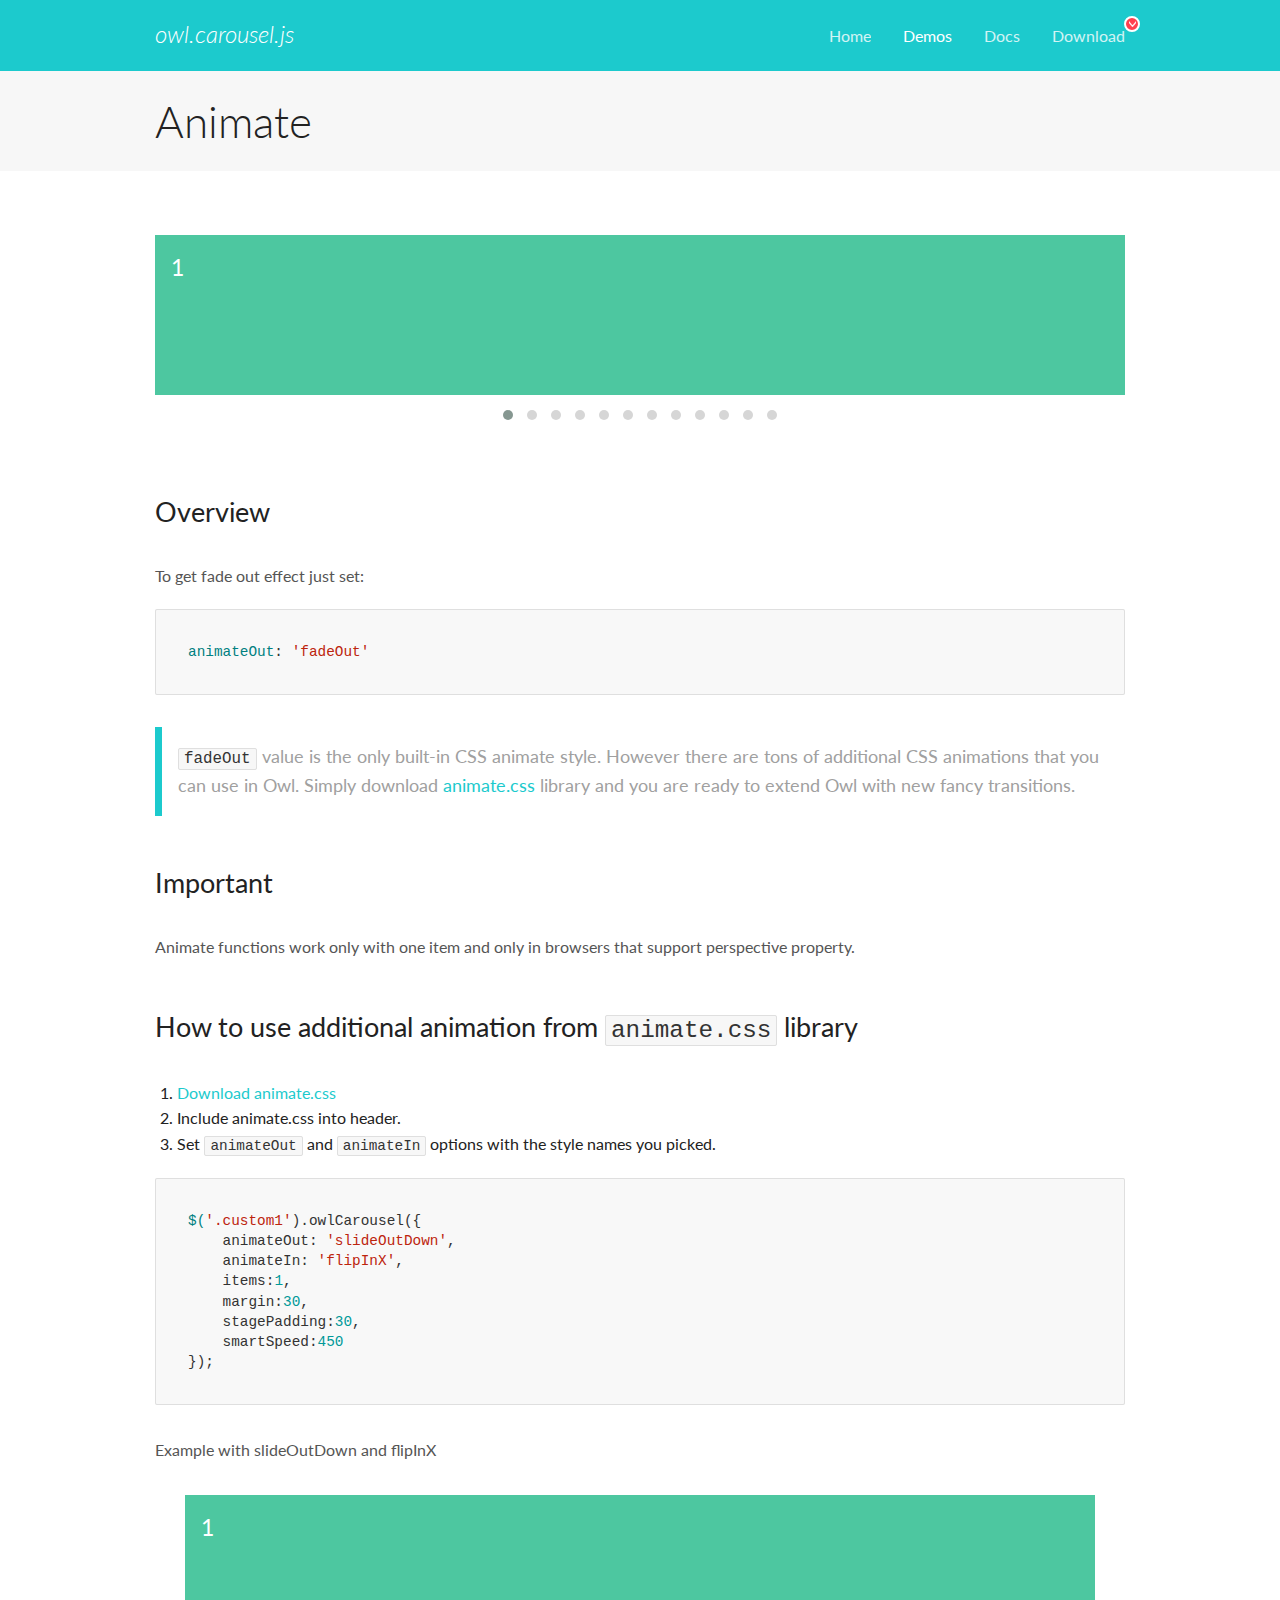
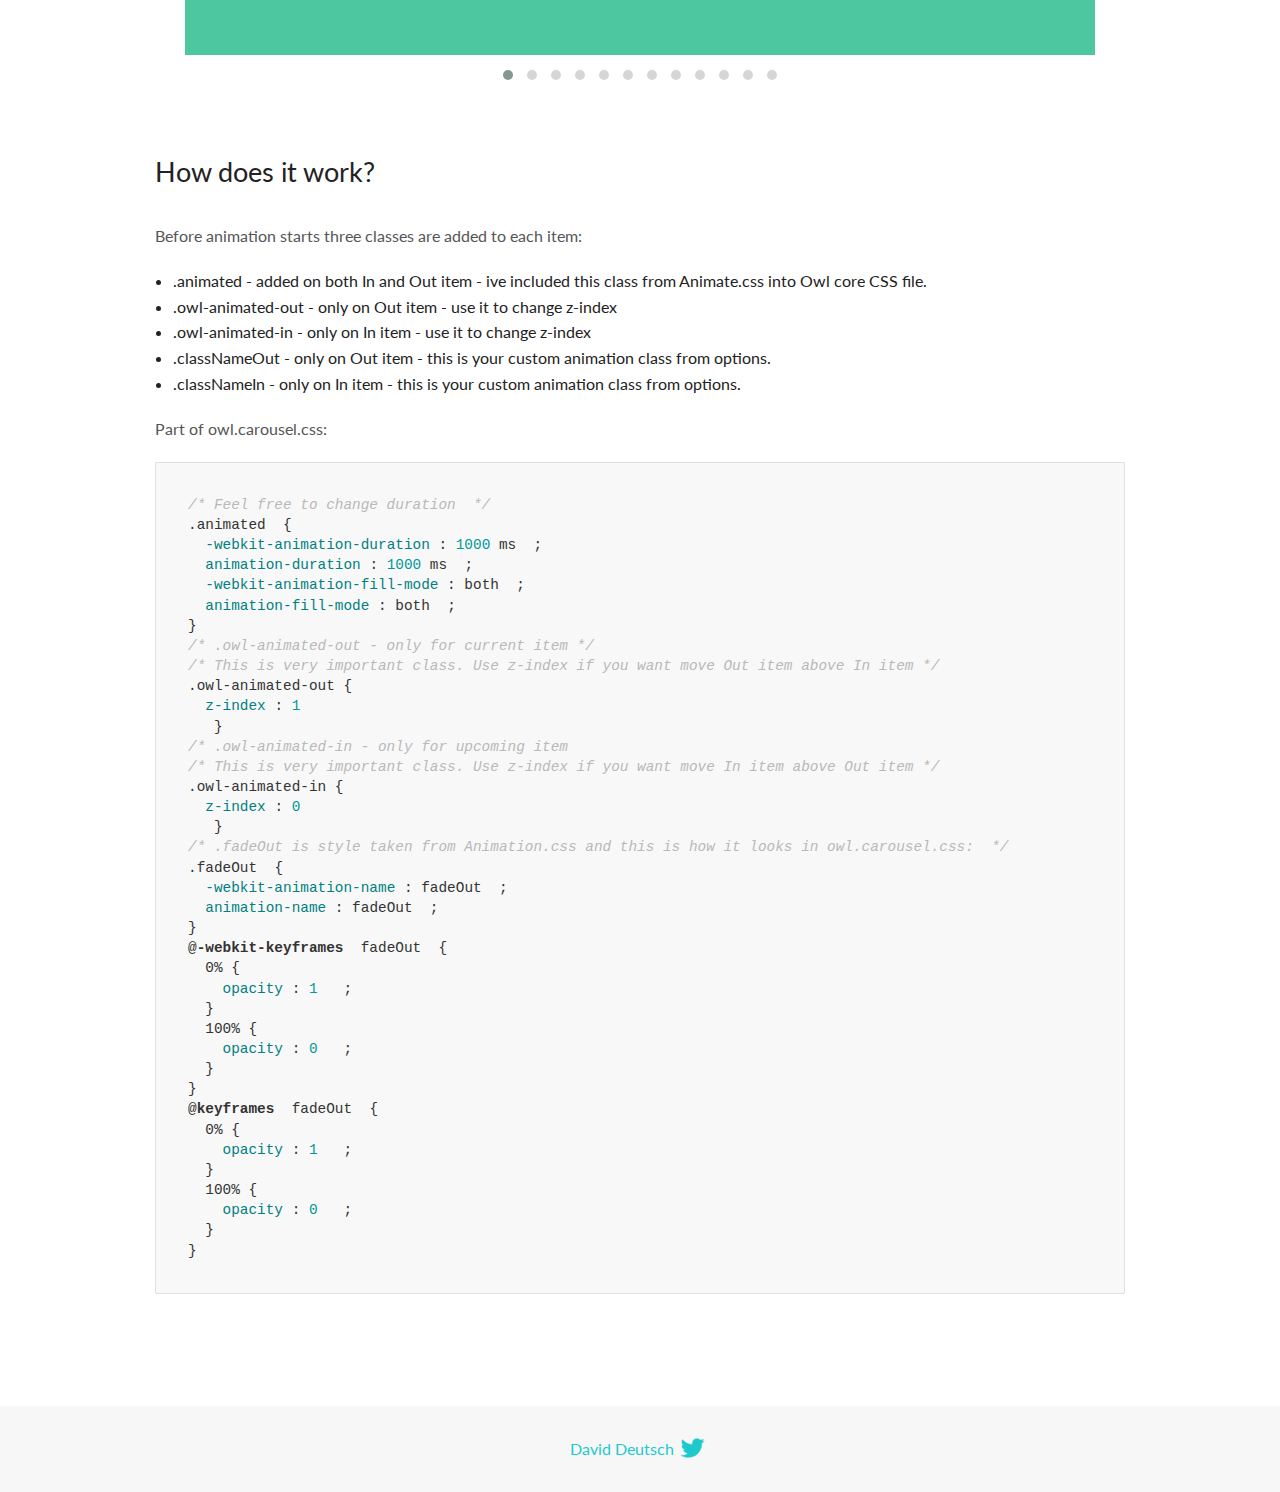
<file: extra/OwlCarousel2-2.3.4/OwlCarousel2-2.3.4/docs/demos/animate.html>
<!DOCTYPE html>
<html lang="en">
  <head>

    <!-- head -->
    <meta charset="utf-8">
    <meta name="msapplication-tap-highlight" content="no" />
    <meta name="viewport" content="width=device-width, initial-scale=1.0" />
    <meta name="description" content="Animate carousel">
    <meta name="author" content="David Deutsch">
    <title>
      Animate Demo | Owl Carousel | 2.3.4
    </title>

    <!-- Stylesheets -->
    <link href='https://fonts.googleapis.com/css?family=Lato:300,400,700,400italic,300italic' rel='stylesheet' type='text/css'>
    <link rel="stylesheet" href="../assets/css/docs.theme.min.css">

    <!-- Owl Stylesheets -->
    <link rel="stylesheet" href="../assets/owlcarousel/assets/owl.carousel.min.css">
    <link rel="stylesheet" href="../assets/owlcarousel/assets/owl.theme.default.min.css">

    <!-- HTML5 shim and Respond.js IE8 support of HTML5 elements and media queries -->

    <!--[if lt IE 9]>
      <script src="https://oss.maxcdn.com/libs/html5shiv/3.7.0/html5shiv.js"></script>
      <script src="https://oss.maxcdn.com/libs/respond.js/1.3.0/respond.min.js"></script>
    <![endif]-->

    <!-- Favicons -->
    <link rel="apple-touch-icon-precomposed" sizes="144x144" href="../assets/ico/apple-touch-icon-144-precomposed.png">
    <link rel="shortcut icon" href="../assets/ico/favicon.png">
    <link rel="shortcut icon" href="favicon.ico">

    <!-- Yeah i know js should not be in header. Its required for demos.-->

    <!-- javascript -->
    <script src="../assets/vendors/jquery.min.js"></script>
    <script src="../assets/owlcarousel/owl.carousel.js"></script>
  </head>
  <body>

    <!-- header -->
    <header class="header">
      <div class="row">
        <div class="large-12 columns">
          <div class="brand left">
            <h3>
              <a href="/OwlCarousel2/">owl.carousel.js</a> 
            </h3>
          </div>
          <a id="toggle-nav" class="right">
            <span></span> <span></span> <span></span> 
          </a> 
          <div class="nav-bar">
            <ul class="clearfix">
              <li> <a href="/OwlCarousel2/index.html">Home</a>  </li>
              <li class="active">
                <a href="/OwlCarousel2/demos/demos.html">Demos</a> 
              </li>
              <li> <a href="/OwlCarousel2/docs/started-welcome.html">Docs</a>  </li>
              <li>
                <a href="https://github.com/OwlCarousel2/OwlCarousel2/archive/2.3.4.zip">Download</a> 
                <span class="download"></span> 
              </li>
            </ul>
          </div>
        </div>
      </div>
    </header>

    <!-- title -->
    <section class="title">
      <div class="row">
        <div class="large-12 columns">
          <h1>Animate</h1>
        </div>
      </div>
    </section>

    <!--  Demos -->
    <section id="demos">
      <div class="row">
        <div class="large-12 columns">
          <div class="fadeOut owl-carousel owl-theme">
            <div class="item">
              <h4>1</h4>
            </div>
            <div class="item">
              <h4>2</h4>
            </div>
            <div class="item">
              <h4>3</h4>
            </div>
            <div class="item">
              <h4>4</h4>
            </div>
            <div class="item">
              <h4>5</h4>
            </div>
            <div class="item">
              <h4>6</h4>
            </div>
            <div class="item">
              <h4>7</h4>
            </div>
            <div class="item">
              <h4>8</h4>
            </div>
            <div class="item">
              <h4>9</h4>
            </div>
            <div class="item">
              <h4>10</h4>
            </div>
            <div class="item">
              <h4>11</h4>
            </div>
            <div class="item">
              <h4>12</h4>
            </div>
          </div>
          <h3 id="overview">Overview</h3>
          <p>To get fade out effect just set:</p>
          <pre><code>animateOut: &#39;fadeOut&#39;</code></pre>
          <blockquote>
            <p><code>fadeOut</code> value is the only built-in CSS animate style. However there are tons of additional CSS animations that you can use in Owl. Simply download
              <a href="https://daneden.github.io/animate.css/">animate.css</a>  library and you are ready to extend Owl with new fancy transitions.</p>
          </blockquote>
          <h3 id="important">Important</h3>
          <p>Animate functions work only with one item and only in browsers that support perspective property.</p>
          <h3 id="how-to-use-additional-animation-from-animate-css-library">How to use additional animation from <code>animate.css</code> library</h3>
          <ol>
            <li> <a href="https://daneden.github.io/animate.css/">Download animate.css</a>  </li>
            <li>Include animate.css into header.</li>
            <li>Set <code>animateOut</code> and <code>animateIn</code> options with the style names you picked.</li>
          </ol>
          <pre><code>$(&#39;.custom1&#39;).owlCarousel({
    animateOut: &#39;slideOutDown&#39;,
    animateIn: &#39;flipInX&#39;,
    items:1,
    margin:30,
    stagePadding:30,
    smartSpeed:450
});</code></pre>
          <p>Example with slideOutDown and flipInX</p>
          <div class="custom1 owl-carousel owl-theme">
            <div class="item">
              <h4>1</h4>
            </div>
            <div class="item">
              <h4>2</h4>
            </div>
            <div class="item">
              <h4>3</h4>
            </div>
            <div class="item">
              <h4>4</h4>
            </div>
            <div class="item">
              <h4>5</h4>
            </div>
            <div class="item">
              <h4>6</h4>
            </div>
            <div class="item">
              <h4>7</h4>
            </div>
            <div class="item">
              <h4>8</h4>
            </div>
            <div class="item">
              <h4>9</h4>
            </div>
            <div class="item">
              <h4>10</h4>
            </div>
            <div class="item">
              <h4>11</h4>
            </div>
            <div class="item">
              <h4>12</h4>
            </div>
          </div>
          <h3 id="how-does-it-work-">How does it work?</h3>
          <p>Before animation starts three classes are added to each item:</p>
          <ul>
            <li>.animated - added on both In and Out item - ive included this class from Animate.css into Owl core CSS file.</li>
            <li>.owl-animated-out - only on Out item - use it to change z-index</li>
            <li>.owl-animated-in - only on In item - use it to change z-index</li>
            <li>.classNameOut - only on Out item - this is your custom animation class from options.</li>
            <li>.classNameIn - only on In item - this is your custom animation class from options.</li>
          </ul>
          <p>Part of owl.carousel.css:</p>
          <pre><code class="language-css"><span class="comment">/* Feel free to change duration  */</span> 
<span class="class">.animated</span>  <span class="rules">{
  <span class="rule"><span class="attribute">-webkit-animation-duration</span> :<span class="value"> <span class="number">1000</span> ms</span> </span> ;
  <span class="rule"><span class="attribute">animation-duration</span> :<span class="value"> <span class="number">1000</span> ms</span> </span> ;
  <span class="rule"><span class="attribute">-webkit-animation-fill-mode</span> :<span class="value"> both</span> </span> ;
  <span class="rule"><span class="attribute">animation-fill-mode</span> :<span class="value"> both</span> </span> ;
<span class="rule">}</span> </span> 
<span class="comment">/* .owl-animated-out - only for current item */</span> 
<span class="comment">/* This is very important class. Use z-index if you want move Out item above In item */</span> 
<span class="class">.owl-animated-out</span> <span class="rules">{
  <span class="rule"><span class="attribute">z-index</span> :<span class="value"> <span class="number">1</span> 
</span> </span> </span> }
<span class="comment">/* .owl-animated-in - only for upcoming item
/* This is very important class. Use z-index if you want move In item above Out item */</span> 
<span class="class">.owl-animated-in</span> <span class="rules">{
  <span class="rule"><span class="attribute">z-index</span> :<span class="value"> <span class="number">0</span> 
</span> </span> </span> }
<span class="comment">/* .fadeOut is style taken from Animation.css and this is how it looks in owl.carousel.css:  */</span> 
<span class="class">.fadeOut</span>  <span class="rules">{
  <span class="rule"><span class="attribute">-webkit-animation-name</span> :<span class="value"> fadeOut</span> </span> ;
  <span class="rule"><span class="attribute">animation-name</span> :<span class="value"> fadeOut</span> </span> ;
<span class="rule">}</span> </span> 
<span class="at_rule">@<span class="keyword">-webkit-keyframes</span>  fadeOut </span> {
  0% <span class="rules">{
    <span class="rule"><span class="attribute">opacity</span> :<span class="value"> <span class="number">1</span> </span> </span> ;
  <span class="rule">}</span> </span> 
  100% <span class="rules">{
    <span class="rule"><span class="attribute">opacity</span> :<span class="value"> <span class="number">0</span> </span> </span> ;
  <span class="rule">}</span> </span> 
}
<span class="at_rule">@<span class="keyword">keyframes</span>  fadeOut </span> {
  0% <span class="rules">{
    <span class="rule"><span class="attribute">opacity</span> :<span class="value"> <span class="number">1</span> </span> </span> ;
  <span class="rule">}</span> </span> 
  100% <span class="rules">{
    <span class="rule"><span class="attribute">opacity</span> :<span class="value"> <span class="number">0</span> </span> </span> ;
  <span class="rule">}</span> </span> 
}</code></pre>
          <link rel="stylesheet" href="../assets/css/animate.css">
          <script>
            jQuery(document).ready(function($) {
              $('.fadeOut').owlCarousel({
                items: 1,
                animateOut: 'fadeOut',
                loop: true,
                margin: 10,
              });
              $('.custom1').owlCarousel({
                animateOut: 'slideOutDown',
                animateIn: 'flipInX',
                items: 1,
                margin: 30,
                stagePadding: 30,
                smartSpeed: 450
              });
            });
          </script>
        </div>
      </div>
    </section>

    <!-- footer -->
    <footer class="footer">
      <div class="row">
        <div class="large-12 columns">
          <h5>
            <a href="/OwlCarousel2/docs/support-contact.html">David Deutsch</a> 
            <a id="custom-tweet-button" href="https://twitter.com/share?url=https://github.com/OwlCarousel2/OwlCarousel2&text=Owl Carousel - This is so awesome! " target="_blank"></a> 
          </h5>
        </div>
      </div>
    </footer>

    <!-- vendors -->
    <script src="../assets/vendors/highlight.js"></script>
    <script src="../assets/js/app.js"></script>
  </body>
</html>
</file>
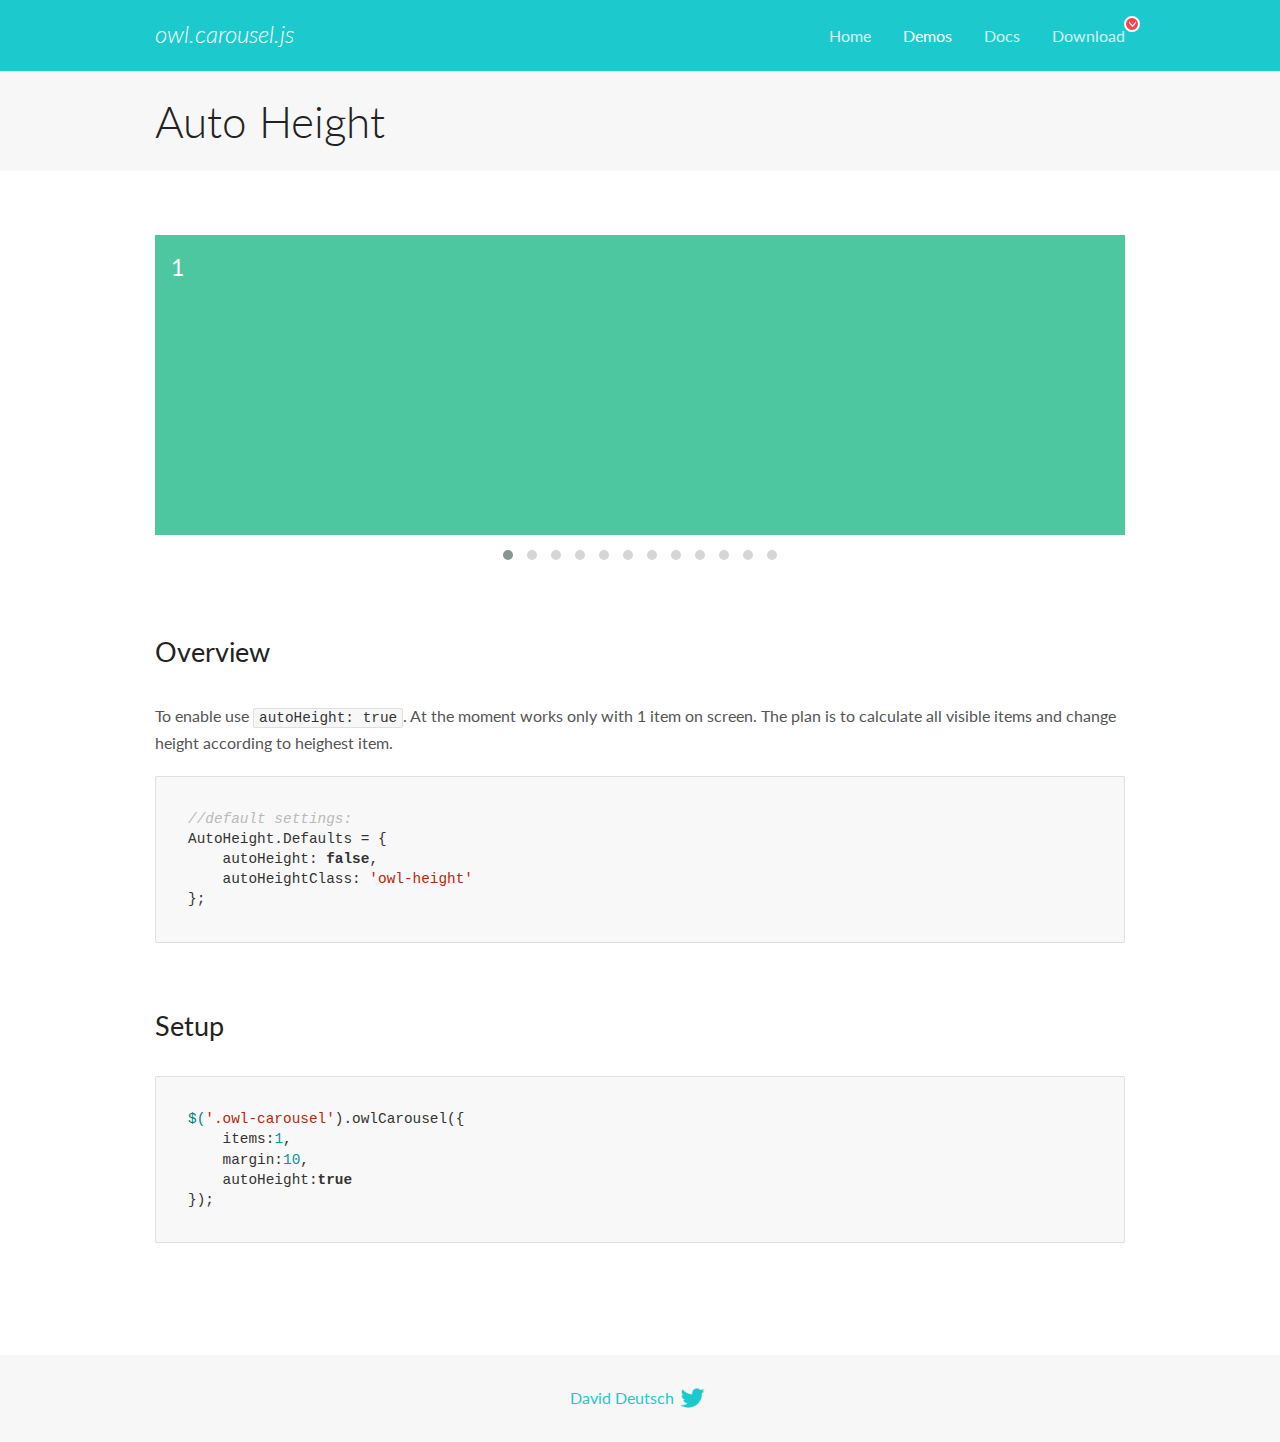
<file: extra/OwlCarousel2-2.3.4/OwlCarousel2-2.3.4/docs/demos/autoheight.html>
<!DOCTYPE html>
<html lang="en">
  <head>

    <!-- head -->
    <meta charset="utf-8">
    <meta name="msapplication-tap-highlight" content="no" />
    <meta name="viewport" content="width=device-width, initial-scale=1.0" />
    <meta name="description" content="autoHeight usage demo">
    <meta name="author" content="David Deutsch">
    <title>
      Auto Height Demo | Owl Carousel | 2.3.4
    </title>

    <!-- Stylesheets -->
    <link href='https://fonts.googleapis.com/css?family=Lato:300,400,700,400italic,300italic' rel='stylesheet' type='text/css'>
    <link rel="stylesheet" href="../assets/css/docs.theme.min.css">

    <!-- Owl Stylesheets -->
    <link rel="stylesheet" href="../assets/owlcarousel/assets/owl.carousel.min.css">
    <link rel="stylesheet" href="../assets/owlcarousel/assets/owl.theme.default.min.css">

    <!-- HTML5 shim and Respond.js IE8 support of HTML5 elements and media queries -->

    <!--[if lt IE 9]>
      <script src="https://oss.maxcdn.com/libs/html5shiv/3.7.0/html5shiv.js"></script>
      <script src="https://oss.maxcdn.com/libs/respond.js/1.3.0/respond.min.js"></script>
    <![endif]-->

    <!-- Favicons -->
    <link rel="apple-touch-icon-precomposed" sizes="144x144" href="../assets/ico/apple-touch-icon-144-precomposed.png">
    <link rel="shortcut icon" href="../assets/ico/favicon.png">
    <link rel="shortcut icon" href="favicon.ico">

    <!-- Yeah i know js should not be in header. Its required for demos.-->

    <!-- javascript -->
    <script src="../assets/vendors/jquery.min.js"></script>
    <script src="../assets/owlcarousel/owl.carousel.js"></script>
  </head>
  <body>

    <!-- header -->
    <header class="header">
      <div class="row">
        <div class="large-12 columns">
          <div class="brand left">
            <h3>
              <a href="/OwlCarousel2/">owl.carousel.js</a> 
            </h3>
          </div>
          <a id="toggle-nav" class="right">
            <span></span> <span></span> <span></span> 
          </a> 
          <div class="nav-bar">
            <ul class="clearfix">
              <li> <a href="/OwlCarousel2/index.html">Home</a>  </li>
              <li class="active">
                <a href="/OwlCarousel2/demos/demos.html">Demos</a> 
              </li>
              <li> <a href="/OwlCarousel2/docs/started-welcome.html">Docs</a>  </li>
              <li>
                <a href="https://github.com/OwlCarousel2/OwlCarousel2/archive/2.3.4.zip">Download</a> 
                <span class="download"></span> 
              </li>
            </ul>
          </div>
        </div>
      </div>
    </header>

    <!-- title -->
    <section class="title">
      <div class="row">
        <div class="large-12 columns">
          <h1>Auto Height</h1>
        </div>
      </div>
    </section>

    <!--  Demos -->
    <section id="demos">
      <div class="row">
        <div class="large-12 columns">
          <div class="owl-carousel owl-theme">
            <div class="item" style="height:300px">
              <h4>1</h4>
            </div>
            <div class="item" style="height:100px">
              <h4>2</h4>
            </div>
            <div class="item" style="height:500px">
              <h4>3</h4>
            </div>
            <div class="item" style="height:250px">
              <h4>4</h4>
            </div>
            <div class="item" style="height:400px">
              <h4>5</h4>
            </div>
            <div class="item" style="height:500px">
              <h4>6</h4>
            </div>
            <div class="item" style="height:600px">
              <h4>7</h4>
            </div>
            <div class="item" style="height:400px">
              <h4>8</h4>
            </div>
            <div class="item" style="height:300px">
              <h4>9</h4>
            </div>
            <div class="item" style="height:350px">
              <h4>10</h4>
            </div>
            <div class="item" style="height:200px">
              <h4>11</h4>
            </div>
            <div class="item" style="height:150px">
              <h4>12</h4>
            </div>
          </div>
          <h3 id="overview">Overview</h3>
          <p>To enable use <code>autoHeight: true</code>. At the moment works only with 1 item on screen. The plan is to calculate all visible items and change height according to heighest item.</p>
          <pre><code>//default settings:
AutoHeight.Defaults = {
    autoHeight: false,
    autoHeightClass: &#39;owl-height&#39;
};</code></pre>
          <h3 id="setup">Setup</h3>
          <pre><code>$(&#39;.owl-carousel&#39;).owlCarousel({
    items:1,
    margin:10,
    autoHeight:true
});</code></pre>
          <script>
            $(document).ready(function() {
              $('.owl-carousel').owlCarousel({
                items: 1,
                margin: 10,
                autoHeight: true
              });
            })
          </script>
        </div>
      </div>
    </section>

    <!-- footer -->
    <footer class="footer">
      <div class="row">
        <div class="large-12 columns">
          <h5>
            <a href="/OwlCarousel2/docs/support-contact.html">David Deutsch</a> 
            <a id="custom-tweet-button" href="https://twitter.com/share?url=https://github.com/OwlCarousel2/OwlCarousel2&text=Owl Carousel - This is so awesome! " target="_blank"></a> 
          </h5>
        </div>
      </div>
    </footer>

    <!-- vendors -->
    <script src="../assets/vendors/highlight.js"></script>
    <script src="../assets/js/app.js"></script>
  </body>
</html>
</file>
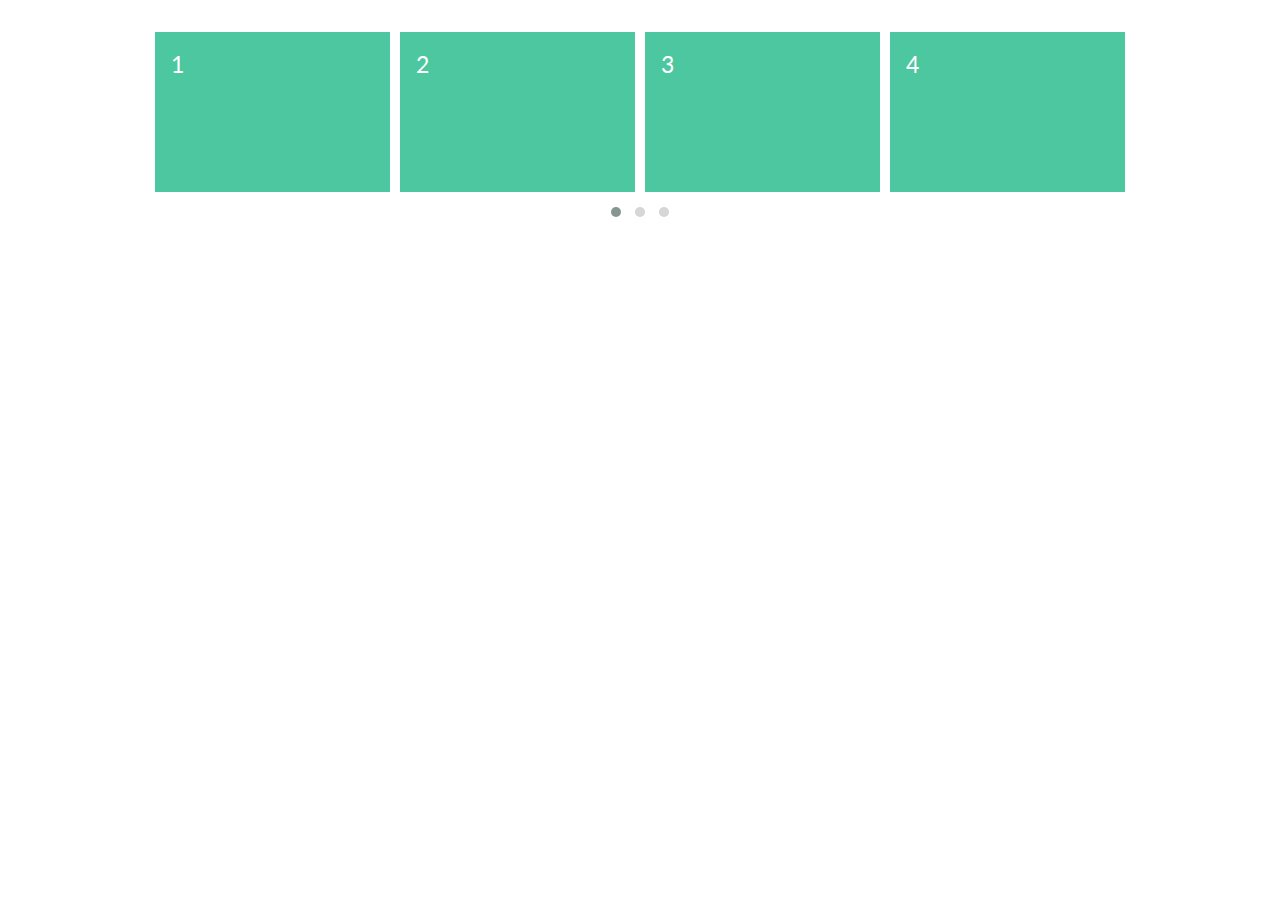
<file: extra/OwlCarousel2-2.3.4/OwlCarousel2-2.3.4/docs/demos/autoplay.html>
<!DOCTYPE html>
<html lang="en">
  <head>

    <!-- head -->
    <meta charset="utf-8">
    <meta name="msapplication-tap-highlight" content="no" />
    <meta name="viewport" content="width=device-width, initial-scale=1.0" />
    <meta name="description" content="Autoplay usage demo">
    <meta name="author" content="David Deutsch">
    <title>
      Autoplay Demo | Owl Carousel | 2.3.4
    </title>

    <!-- Stylesheets -->
    <link href='https://fonts.googleapis.com/css?family=Lato:300,400,700,400italic,300italic' rel='stylesheet' type='text/css'>
    <link rel="stylesheet" href="../assets/css/docs.theme.min.css">

    <!-- Owl Stylesheets -->
    <link rel="stylesheet" href="../assets/owlcarousel/assets/owl.carousel.min.css">
    <link rel="stylesheet" href="../assets/owlcarousel/assets/owl.theme.default.min.css">

    <!-- HTML5 shim and Respond.js IE8 support of HTML5 elements and media queries -->

    <!--[if lt IE 9]>
      <script src="https://oss.maxcdn.com/libs/html5shiv/3.7.0/html5shiv.js"></script>
      <script src="https://oss.maxcdn.com/libs/respond.js/1.3.0/respond.min.js"></script>
    <![endif]-->

    <!-- Favicons -->
    <link rel="apple-touch-icon-precomposed" sizes="144x144" href="../assets/ico/apple-touch-icon-144-precomposed.png">
    <link rel="shortcut icon" href="../assets/ico/favicon.png">
    <link rel="shortcut icon" href="favicon.ico">

    <!-- Yeah i know js should not be in header. Its required for demos.-->

    <!-- javascript -->
    <script src="../assets/vendors/jquery.min.js"></script>
    <script src="../assets/owlcarousel/owl.carousel.js"></script>
  </head>
  <body>

    <!-- header -->
    <!-- <header class="header">
      <div class="row">
        <div class="large-12 columns">
          <div class="brand left">
            <h3>
              <a href="/OwlCarousel2/">owl.carousel.js</a> 
            </h3>
          </div>
          <a id="toggle-nav" class="right">
            <span></span> <span></span> <span></span> 
          </a> 
          <div class="nav-bar">
            <ul class="clearfix">
              <li> <a href="/OwlCarousel2/index.html">Home</a>  </li>
              <li class="active">
                <a href="/OwlCarousel2/demos/demos.html">Demos</a> 
              </li>
              <li> <a href="/OwlCarousel2/docs/started-welcome.html">Docs</a>  </li>
              <li>
                <a href="https://github.com/OwlCarousel2/OwlCarousel2/archive/2.3.4.zip">Download</a> 
                <span class="download"></span> 
              </li>
            </ul>
          </div>
        </div>
      </div>
    </header> -->

    <!-- title -->
    <!-- <section class="title">
      <div class="row">
        <div class="large-12 columns">
          <h1>Autoplay</h1>
        </div>
      </div>
    </section> -->

    <!--  Demos -->
    <section id="demos">
      <div class="row">
        <div class="large-12 columns">
          <div class="owl-carousel owl-theme">
            <div class="item">
              <h4>1</h4>
            </div>
            <div class="item">
              <h4>2</h4>
            </div>
            <div class="item">
              <h4>3</h4>
            </div>
            <div class="item">
              <h4>4</h4>
            </div>
            <div class="item">
              <h4>5</h4>
            </div>
            <div class="item">
              <h4>6</h4>
            </div>
            <div class="item">
              <h4>7</h4>
            </div>
            <div class="item">
              <h4>8</h4>
            </div>
            <div class="item">
              <h4>9</h4>
            </div>
            <div class="item">
              <h4>10</h4>
            </div>
            <div class="item">
              <h4>11</h4>
            </div>
            <div class="item">
              <h4>12</h4>
            </div>
          </div>
          <!-- <a class="button secondary play">Play</a> 
          <a class="button secondary stop">Stop</a> 
          <h3 id="overview">Overview</h3>
          <p>Autoplay plugin has three options:</p>
          <pre><code>//default settings:
autoplay:false
autoplayTimeout:5000
autoplayHoverPause:false</code></pre>
          <p>In this example i&#39;ve added two buttons with custom events for play and stop:</p>
          <pre><code>var owl = $(&#39;.owl-carousel&#39;); -->
<!-- owl.owlCarousel({
    items:4,
    loop:true,
    margin:10,
    autoplay:true,
    autoplayTimeout:1000,
    autoplayHoverPause:true
}); -->
<!-- $(&#39;.play&#39;).on(&#39;click&#39;,function(){
    owl.trigger(&#39;play.owl.autoplay&#39;,[1000])
})
$(&#39;.stop&#39;).on(&#39;click&#39;,function(){
    owl.trigger(&#39;stop.owl.autoplay&#39;)
})</code></pre> -->
          <script>
            $(document).ready(function() {
              var owl = $('.owl-carousel');
              owl.owlCarousel({
                items: 4,
                loop: true,
                margin: 10,
                autoplay: true,
                autoplayTimeout: 1000,
                autoplayHoverPause: true
              });
              $('.play').on('click', function() {
                owl.trigger('play.owl.autoplay', [1000])
              })
              $('.stop').on('click', function() {
                owl.trigger('stop.owl.autoplay')
              })
            })
          </script>
        </div>
      </div>
    </section>

    <!-- footer -->
    <!-- <footer class="footer">
      <div class="row">
        <div class="large-12 columns">
          <h5>
            <a href="/OwlCarousel2/docs/support-contact.html">David Deutsch</a> 
            <a id="custom-tweet-button" href="https://twitter.com/share?url=https://github.com/OwlCarousel2/OwlCarousel2&text=Owl Carousel - This is so awesome! " target="_blank"></a> 
          </h5>
        </div>
      </div>
    </footer> -->

    <!-- vendors -->
    <script src="../assets/vendors/highlight.js"></script>
    <script src="../assets/js/app.js"></script>
  </body>
</html>
</file>
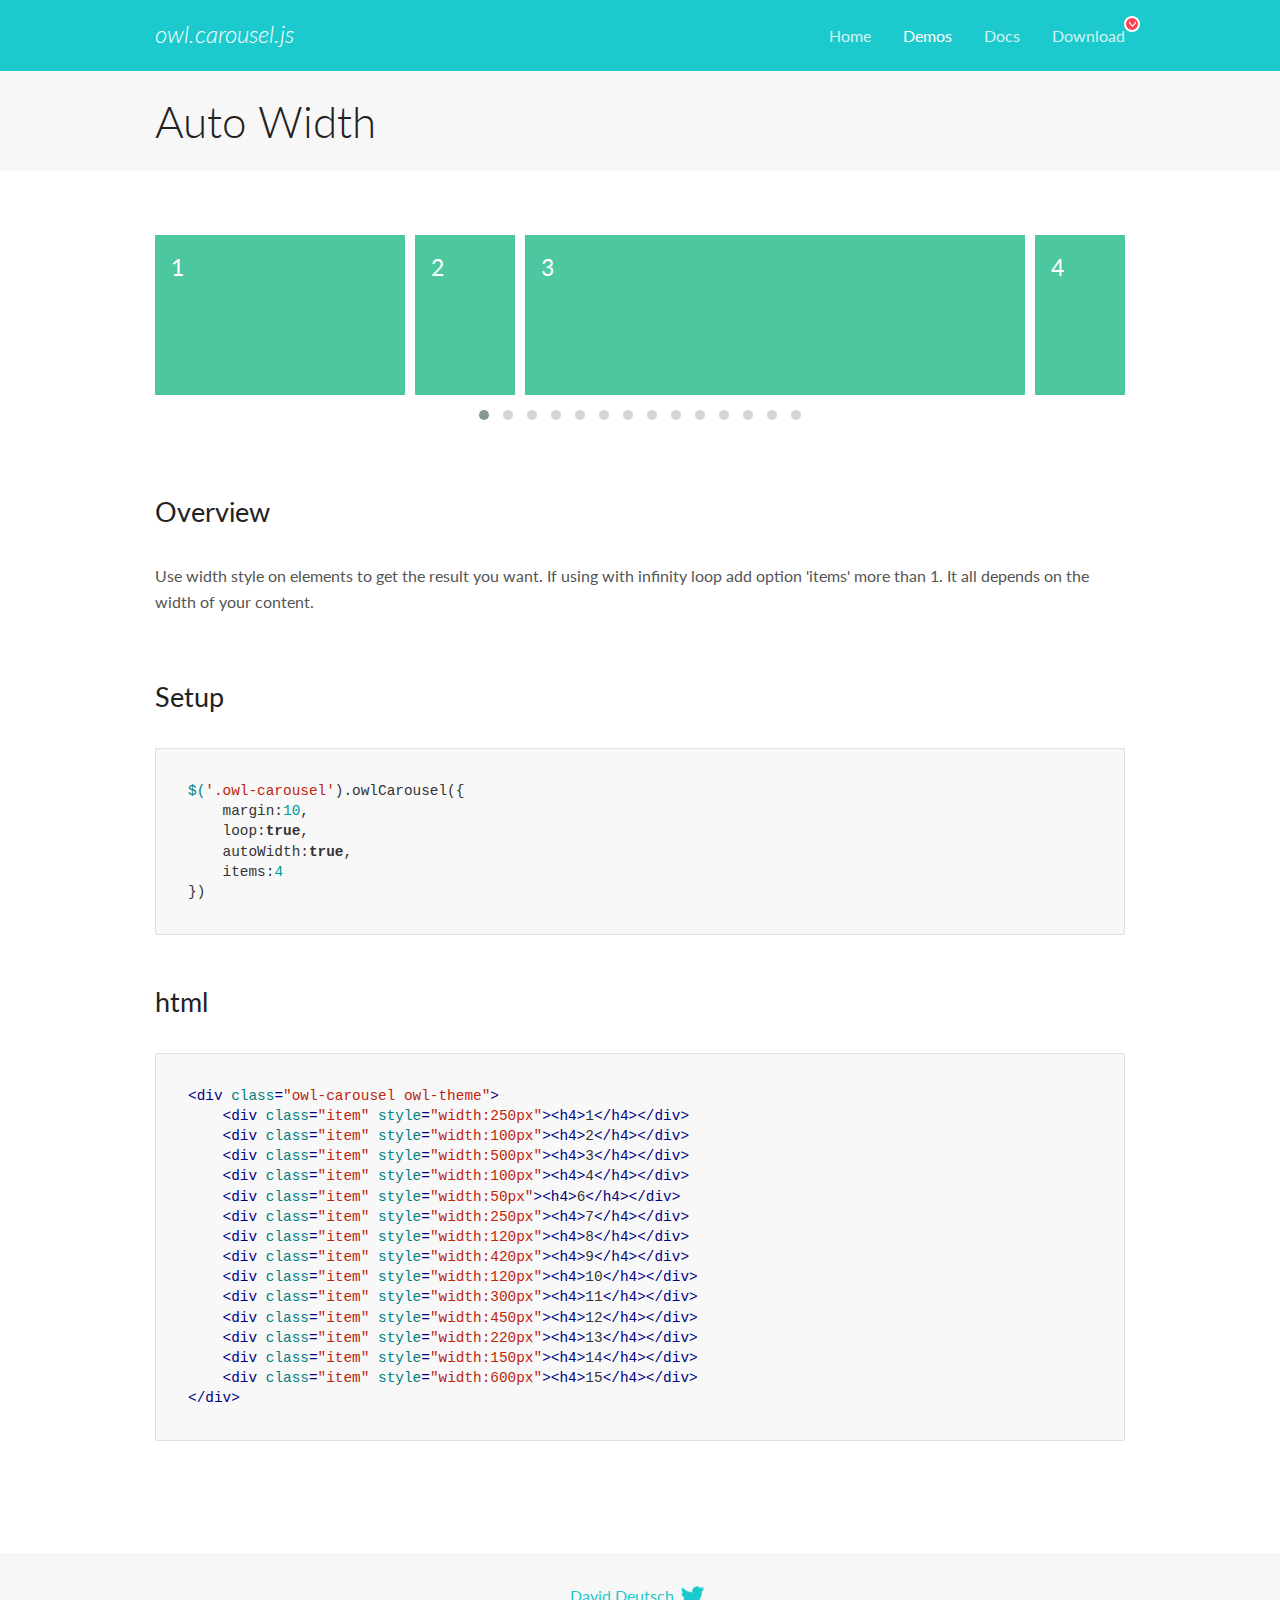
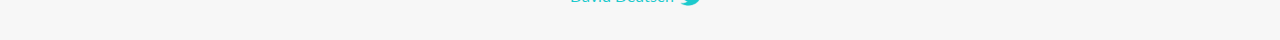
<file: extra/OwlCarousel2-2.3.4/OwlCarousel2-2.3.4/docs/demos/autowidth.html>
<!DOCTYPE html>
<html lang="en">
  <head>

    <!-- head -->
    <meta charset="utf-8">
    <meta name="msapplication-tap-highlight" content="no" />
    <meta name="viewport" content="width=device-width, initial-scale=1.0" />
    <meta name="description" content="Auto Width">
    <meta name="author" content="David Deutsch">
    <title>
      Auto Width Demo | Owl Carousel | 2.3.4
    </title>

    <!-- Stylesheets -->
    <link href='https://fonts.googleapis.com/css?family=Lato:300,400,700,400italic,300italic' rel='stylesheet' type='text/css'>
    <link rel="stylesheet" href="../assets/css/docs.theme.min.css">

    <!-- Owl Stylesheets -->
    <link rel="stylesheet" href="../assets/owlcarousel/assets/owl.carousel.min.css">
    <link rel="stylesheet" href="../assets/owlcarousel/assets/owl.theme.default.min.css">

    <!-- HTML5 shim and Respond.js IE8 support of HTML5 elements and media queries -->

    <!--[if lt IE 9]>
      <script src="https://oss.maxcdn.com/libs/html5shiv/3.7.0/html5shiv.js"></script>
      <script src="https://oss.maxcdn.com/libs/respond.js/1.3.0/respond.min.js"></script>
    <![endif]-->

    <!-- Favicons -->
    <link rel="apple-touch-icon-precomposed" sizes="144x144" href="../assets/ico/apple-touch-icon-144-precomposed.png">
    <link rel="shortcut icon" href="../assets/ico/favicon.png">
    <link rel="shortcut icon" href="favicon.ico">

    <!-- Yeah i know js should not be in header. Its required for demos.-->

    <!-- javascript -->
    <script src="../assets/vendors/jquery.min.js"></script>
    <script src="../assets/owlcarousel/owl.carousel.js"></script>
  </head>
  <body>

    <!-- header -->
    <header class="header">
      <div class="row">
        <div class="large-12 columns">
          <div class="brand left">
            <h3>
              <a href="/OwlCarousel2/">owl.carousel.js</a> 
            </h3>
          </div>
          <a id="toggle-nav" class="right">
            <span></span> <span></span> <span></span> 
          </a> 
          <div class="nav-bar">
            <ul class="clearfix">
              <li> <a href="/OwlCarousel2/index.html">Home</a>  </li>
              <li class="active">
                <a href="/OwlCarousel2/demos/demos.html">Demos</a> 
              </li>
              <li> <a href="/OwlCarousel2/docs/started-welcome.html">Docs</a>  </li>
              <li>
                <a href="https://github.com/OwlCarousel2/OwlCarousel2/archive/2.3.4.zip">Download</a> 
                <span class="download"></span> 
              </li>
            </ul>
          </div>
        </div>
      </div>
    </header>

    <!-- title -->
    <section class="title">
      <div class="row">
        <div class="large-12 columns">
          <h1>Auto Width</h1>
        </div>
      </div>
    </section>

    <!--  Demos -->
    <section id="demos">
      <div class="row">
        <div class="large-12 columns">
          <div class="owl-carousel owl-theme">
            <div class="item" style="width:250px">
              <h4>1</h4>
            </div>
            <div class="item" style="width:100px">
              <h4>2</h4>
            </div>
            <div class="item" style="width:500px">
              <h4>3</h4>
            </div>
            <div class="item" style="width:100px">
              <h4>4</h4>
            </div>
            <div class="item" style="width:50px">
              <h4>6</h4>
            </div>
            <div class="item" style="width:250px">
              <h4>7</h4>
            </div>
            <div class="item" style="width:120px">
              <h4>8</h4>
            </div>
            <div class="item" style="width:420px">
              <h4>9</h4>
            </div>
            <div class="item" style="width:120px">
              <h4>10</h4>
            </div>
            <div class="item" style="width:300px">
              <h4>11</h4>
            </div>
            <div class="item" style="width:450px">
              <h4>12</h4>
            </div>
            <div class="item" style="width:220px">
              <h4>13</h4>
            </div>
            <div class="item" style="width:150px">
              <h4>14</h4>
            </div>
            <div class="item" style="width:600px">
              <h4>15</h4>
            </div>
          </div>
          <h3 id="overview">Overview</h3>
          <p>Use width style on elements to get the result you want. If using with infinity loop add option &#39;items&#39; more than 1. It all depends on the width of your content.</p>
          <h3 id="setup">Setup</h3>
          <pre><code>$(&#39;.owl-carousel&#39;).owlCarousel({
    margin:10,
    loop:true,
    autoWidth:true,
    items:4
})</code></pre>
          <h3 id="html">html</h3>
          <pre><code>&lt;div class=&quot;owl-carousel owl-theme&quot;&gt;
    &lt;div class=&quot;item&quot; style=&quot;width:250px&quot;&gt;&lt;h4&gt;1&lt;/h4&gt;&lt;/div&gt;
    &lt;div class=&quot;item&quot; style=&quot;width:100px&quot;&gt;&lt;h4&gt;2&lt;/h4&gt;&lt;/div&gt;
    &lt;div class=&quot;item&quot; style=&quot;width:500px&quot;&gt;&lt;h4&gt;3&lt;/h4&gt;&lt;/div&gt;
    &lt;div class=&quot;item&quot; style=&quot;width:100px&quot;&gt;&lt;h4&gt;4&lt;/h4&gt;&lt;/div&gt;
    &lt;div class=&quot;item&quot; style=&quot;width:50px&quot;&gt;&lt;h4&gt;6&lt;/h4&gt;&lt;/div&gt;
    &lt;div class=&quot;item&quot; style=&quot;width:250px&quot;&gt;&lt;h4&gt;7&lt;/h4&gt;&lt;/div&gt;
    &lt;div class=&quot;item&quot; style=&quot;width:120px&quot;&gt;&lt;h4&gt;8&lt;/h4&gt;&lt;/div&gt;
    &lt;div class=&quot;item&quot; style=&quot;width:420px&quot;&gt;&lt;h4&gt;9&lt;/h4&gt;&lt;/div&gt;
    &lt;div class=&quot;item&quot; style=&quot;width:120px&quot;&gt;&lt;h4&gt;10&lt;/h4&gt;&lt;/div&gt;
    &lt;div class=&quot;item&quot; style=&quot;width:300px&quot;&gt;&lt;h4&gt;11&lt;/h4&gt;&lt;/div&gt;
    &lt;div class=&quot;item&quot; style=&quot;width:450px&quot;&gt;&lt;h4&gt;12&lt;/h4&gt;&lt;/div&gt;
    &lt;div class=&quot;item&quot; style=&quot;width:220px&quot;&gt;&lt;h4&gt;13&lt;/h4&gt;&lt;/div&gt;
    &lt;div class=&quot;item&quot; style=&quot;width:150px&quot;&gt;&lt;h4&gt;14&lt;/h4&gt;&lt;/div&gt;
    &lt;div class=&quot;item&quot; style=&quot;width:600px&quot;&gt;&lt;h4&gt;15&lt;/h4&gt;&lt;/div&gt;
&lt;/div&gt;</code></pre>
          <script>
            $(document).ready(function() {
              $('.owl-carousel').owlCarousel({
                margin: 10,
                loop: true,
                autoWidth: true,
                items: 4
              })
            })
          </script>
        </div>
      </div>
    </section>

    <!-- footer -->
    <footer class="footer">
      <div class="row">
        <div class="large-12 columns">
          <h5>
            <a href="/OwlCarousel2/docs/support-contact.html">David Deutsch</a> 
            <a id="custom-tweet-button" href="https://twitter.com/share?url=https://github.com/OwlCarousel2/OwlCarousel2&text=Owl Carousel - This is so awesome! " target="_blank"></a> 
          </h5>
        </div>
      </div>
    </footer>

    <!-- vendors -->
    <script src="../assets/vendors/highlight.js"></script>
    <script src="../assets/js/app.js"></script>
  </body>
</html>
</file>
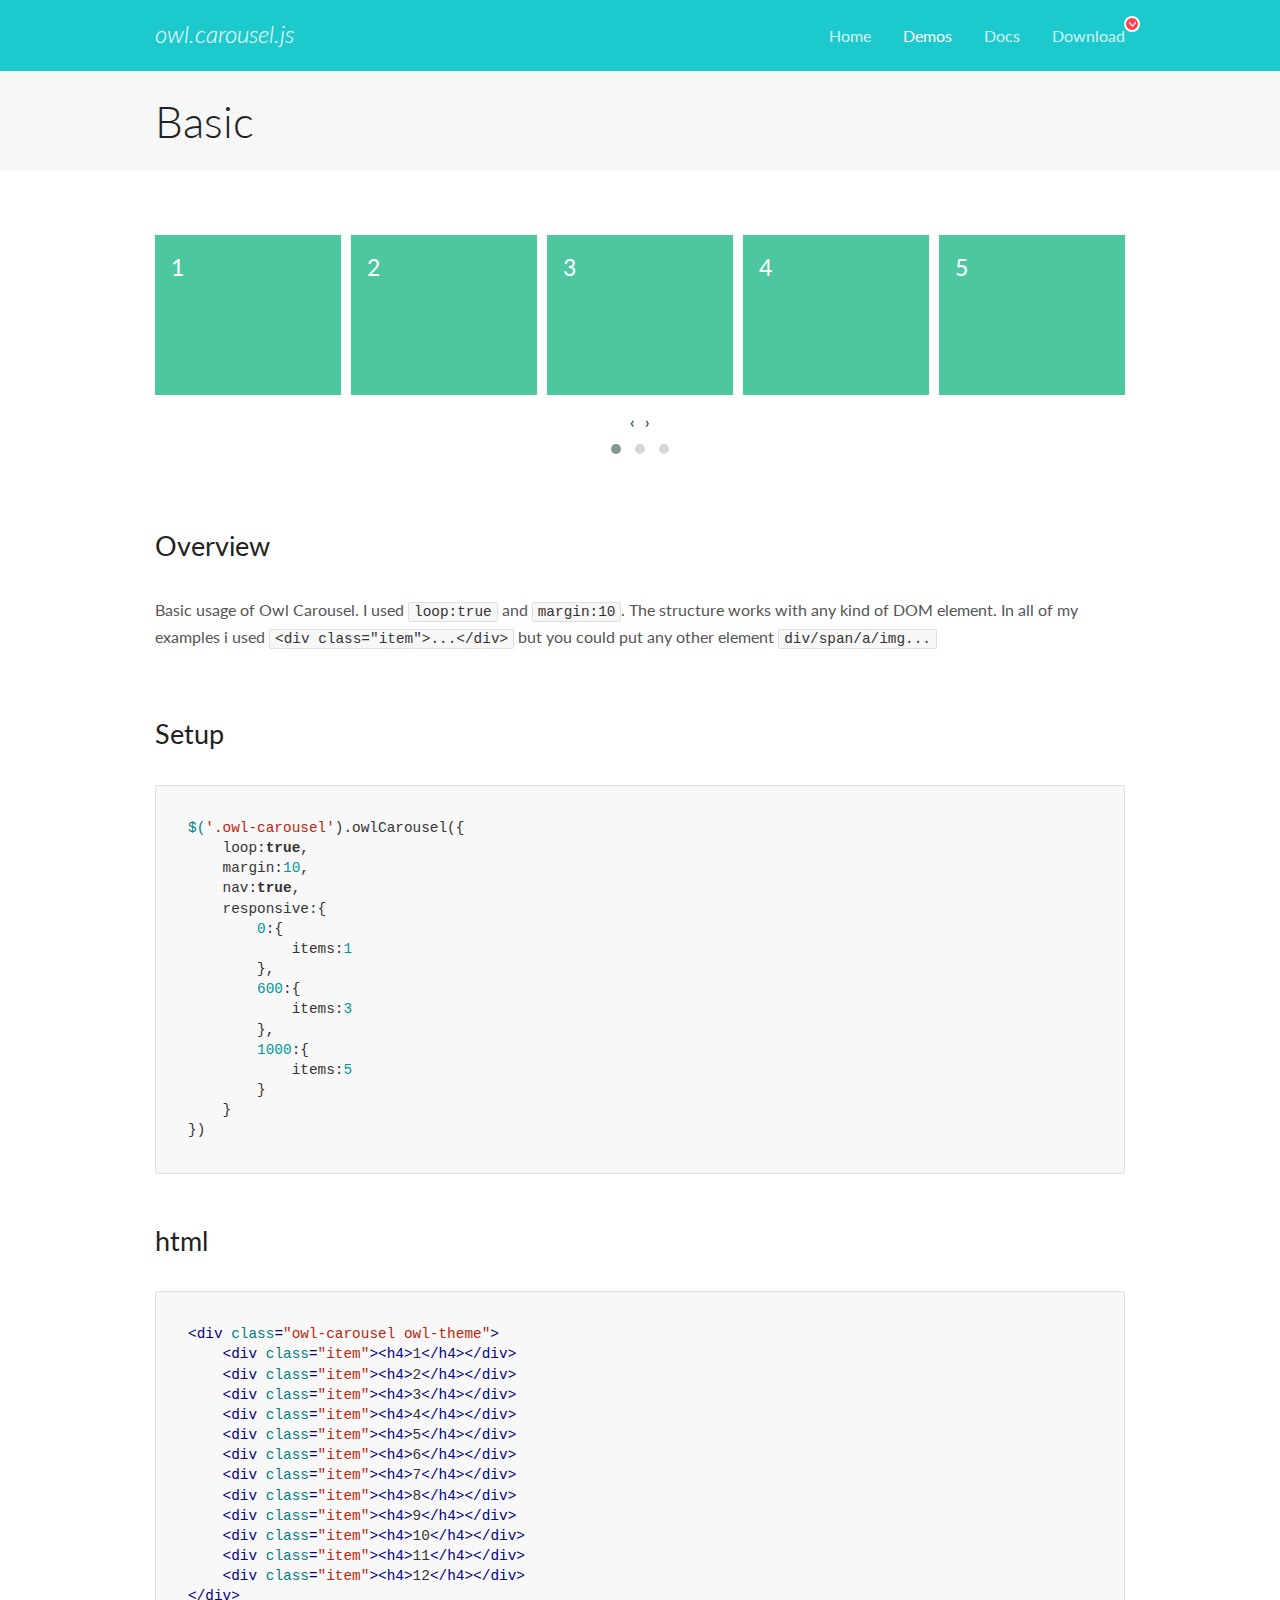
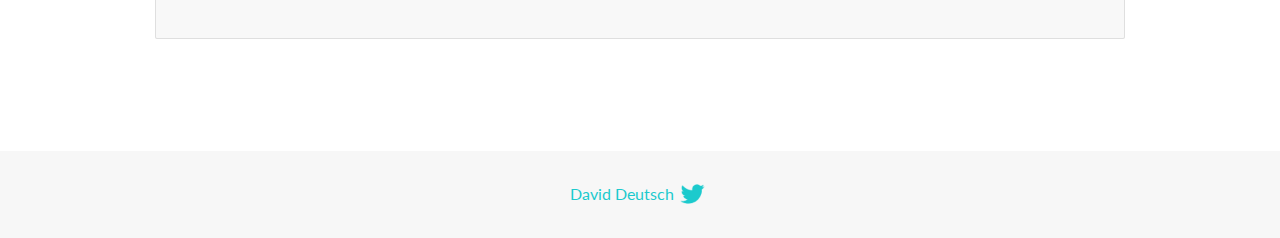
<file: extra/OwlCarousel2-2.3.4/OwlCarousel2-2.3.4/docs/demos/basic.html>
<!DOCTYPE html>
<html lang="en">
  <head>

    <!-- head -->
    <meta charset="utf-8">
    <meta name="msapplication-tap-highlight" content="no" />
    <meta name="viewport" content="width=device-width, initial-scale=1.0" />
    <meta name="description" content="Basic usage demo">
    <meta name="author" content="David Deutsch">
    <title>
      Basic Demo | Owl Carousel | 2.3.4
    </title>

    <!-- Stylesheets -->
    <link href='https://fonts.googleapis.com/css?family=Lato:300,400,700,400italic,300italic' rel='stylesheet' type='text/css'>
    <link rel="stylesheet" href="../assets/css/docs.theme.min.css">

    <!-- Owl Stylesheets -->
    <link rel="stylesheet" href="../assets/owlcarousel/assets/owl.carousel.min.css">
    <link rel="stylesheet" href="../assets/owlcarousel/assets/owl.theme.default.min.css">

    <!-- HTML5 shim and Respond.js IE8 support of HTML5 elements and media queries -->

    <!--[if lt IE 9]>
      <script src="https://oss.maxcdn.com/libs/html5shiv/3.7.0/html5shiv.js"></script>
      <script src="https://oss.maxcdn.com/libs/respond.js/1.3.0/respond.min.js"></script>
    <![endif]-->

    <!-- Favicons -->
    <link rel="apple-touch-icon-precomposed" sizes="144x144" href="../assets/ico/apple-touch-icon-144-precomposed.png">
    <link rel="shortcut icon" href="../assets/ico/favicon.png">
    <link rel="shortcut icon" href="favicon.ico">

    <!-- Yeah i know js should not be in header. Its required for demos.-->

    <!-- javascript -->
    <script src="../assets/vendors/jquery.min.js"></script>
    <script src="../assets/owlcarousel/owl.carousel.js"></script>
  </head>
  <body>

    <!-- header -->
    <header class="header">
      <div class="row">
        <div class="large-12 columns">
          <div class="brand left">
            <h3>
              <a href="/OwlCarousel2/">owl.carousel.js</a> 
            </h3>
          </div>
          <a id="toggle-nav" class="right">
            <span></span> <span></span> <span></span> 
          </a> 
          <div class="nav-bar">
            <ul class="clearfix">
              <li> <a href="/OwlCarousel2/index.html">Home</a>  </li>
              <li class="active">
                <a href="/OwlCarousel2/demos/demos.html">Demos</a> 
              </li>
              <li> <a href="/OwlCarousel2/docs/started-welcome.html">Docs</a>  </li>
              <li>
                <a href="https://github.com/OwlCarousel2/OwlCarousel2/archive/2.3.4.zip">Download</a> 
                <span class="download"></span> 
              </li>
            </ul>
          </div>
        </div>
      </div>
    </header>

    <!-- title -->
    <section class="title">
      <div class="row">
        <div class="large-12 columns">
          <h1>Basic</h1>
        </div>
      </div>
    </section>

    <!--  Demos -->
    <section id="demos">
      <div class="row">
        <div class="large-12 columns">
          <div class="owl-carousel owl-theme">
            <div class="item">
              <h4>1</h4>
            </div>
            <div class="item">
              <h4>2</h4>
            </div>
            <div class="item">
              <h4>3</h4>
            </div>
            <div class="item">
              <h4>4</h4>
            </div>
            <div class="item">
              <h4>5</h4>
            </div>
            <div class="item">
              <h4>6</h4>
            </div>
            <div class="item">
              <h4>7</h4>
            </div>
            <div class="item">
              <h4>8</h4>
            </div>
            <div class="item">
              <h4>9</h4>
            </div>
            <div class="item">
              <h4>10</h4>
            </div>
            <div class="item">
              <h4>11</h4>
            </div>
            <div class="item">
              <h4>12</h4>
            </div>
          </div>
          <h3 id="overview">Overview</h3>
          <p>Basic usage of Owl Carousel. I used <code>loop:true</code> and <code>margin:10</code>. The structure works with any kind of DOM element. In all of my examples i used <code>&lt;div class=&quot;item&quot;&gt;...&lt;/div&gt;</code> but you could
            put any other element <code>div/span/a/img...</code></p>
          <h3 id="setup">Setup</h3>
          <pre><code>$(&#39;.owl-carousel&#39;).owlCarousel({
    loop:true,
    margin:10,
    nav:true,
    responsive:{
        0:{
            items:1
        },
        600:{
            items:3
        },
        1000:{
            items:5
        }
    }
})</code></pre>
          <h3 id="html">html</h3>
          <pre><code>&lt;div class=&quot;owl-carousel owl-theme&quot;&gt;
    &lt;div class=&quot;item&quot;&gt;&lt;h4&gt;1&lt;/h4&gt;&lt;/div&gt;
    &lt;div class=&quot;item&quot;&gt;&lt;h4&gt;2&lt;/h4&gt;&lt;/div&gt;
    &lt;div class=&quot;item&quot;&gt;&lt;h4&gt;3&lt;/h4&gt;&lt;/div&gt;
    &lt;div class=&quot;item&quot;&gt;&lt;h4&gt;4&lt;/h4&gt;&lt;/div&gt;
    &lt;div class=&quot;item&quot;&gt;&lt;h4&gt;5&lt;/h4&gt;&lt;/div&gt;
    &lt;div class=&quot;item&quot;&gt;&lt;h4&gt;6&lt;/h4&gt;&lt;/div&gt;
    &lt;div class=&quot;item&quot;&gt;&lt;h4&gt;7&lt;/h4&gt;&lt;/div&gt;
    &lt;div class=&quot;item&quot;&gt;&lt;h4&gt;8&lt;/h4&gt;&lt;/div&gt;
    &lt;div class=&quot;item&quot;&gt;&lt;h4&gt;9&lt;/h4&gt;&lt;/div&gt;
    &lt;div class=&quot;item&quot;&gt;&lt;h4&gt;10&lt;/h4&gt;&lt;/div&gt;
    &lt;div class=&quot;item&quot;&gt;&lt;h4&gt;11&lt;/h4&gt;&lt;/div&gt;
    &lt;div class=&quot;item&quot;&gt;&lt;h4&gt;12&lt;/h4&gt;&lt;/div&gt;
&lt;/div&gt;</code></pre>
          <script>
            $(document).ready(function() {
              var owl = $('.owl-carousel');
              owl.owlCarousel({
                margin: 10,
                nav: true,
                loop: true,
                responsive: {
                  0: {
                    items: 1
                  },
                  600: {
                    items: 3
                  },
                  1000: {
                    items: 5
                  }
                }
              })
            })
          </script>
        </div>
      </div>
    </section>

    <!-- footer -->
    <footer class="footer">
      <div class="row">
        <div class="large-12 columns">
          <h5>
            <a href="/OwlCarousel2/docs/support-contact.html">David Deutsch</a> 
            <a id="custom-tweet-button" href="https://twitter.com/share?url=https://github.com/OwlCarousel2/OwlCarousel2&text=Owl Carousel - This is so awesome! " target="_blank"></a> 
          </h5>
        </div>
      </div>
    </footer>

    <!-- vendors -->
    <script src="../assets/vendors/highlight.js"></script>
    <script src="../assets/js/app.js"></script>
  </body>
</html>
</file>
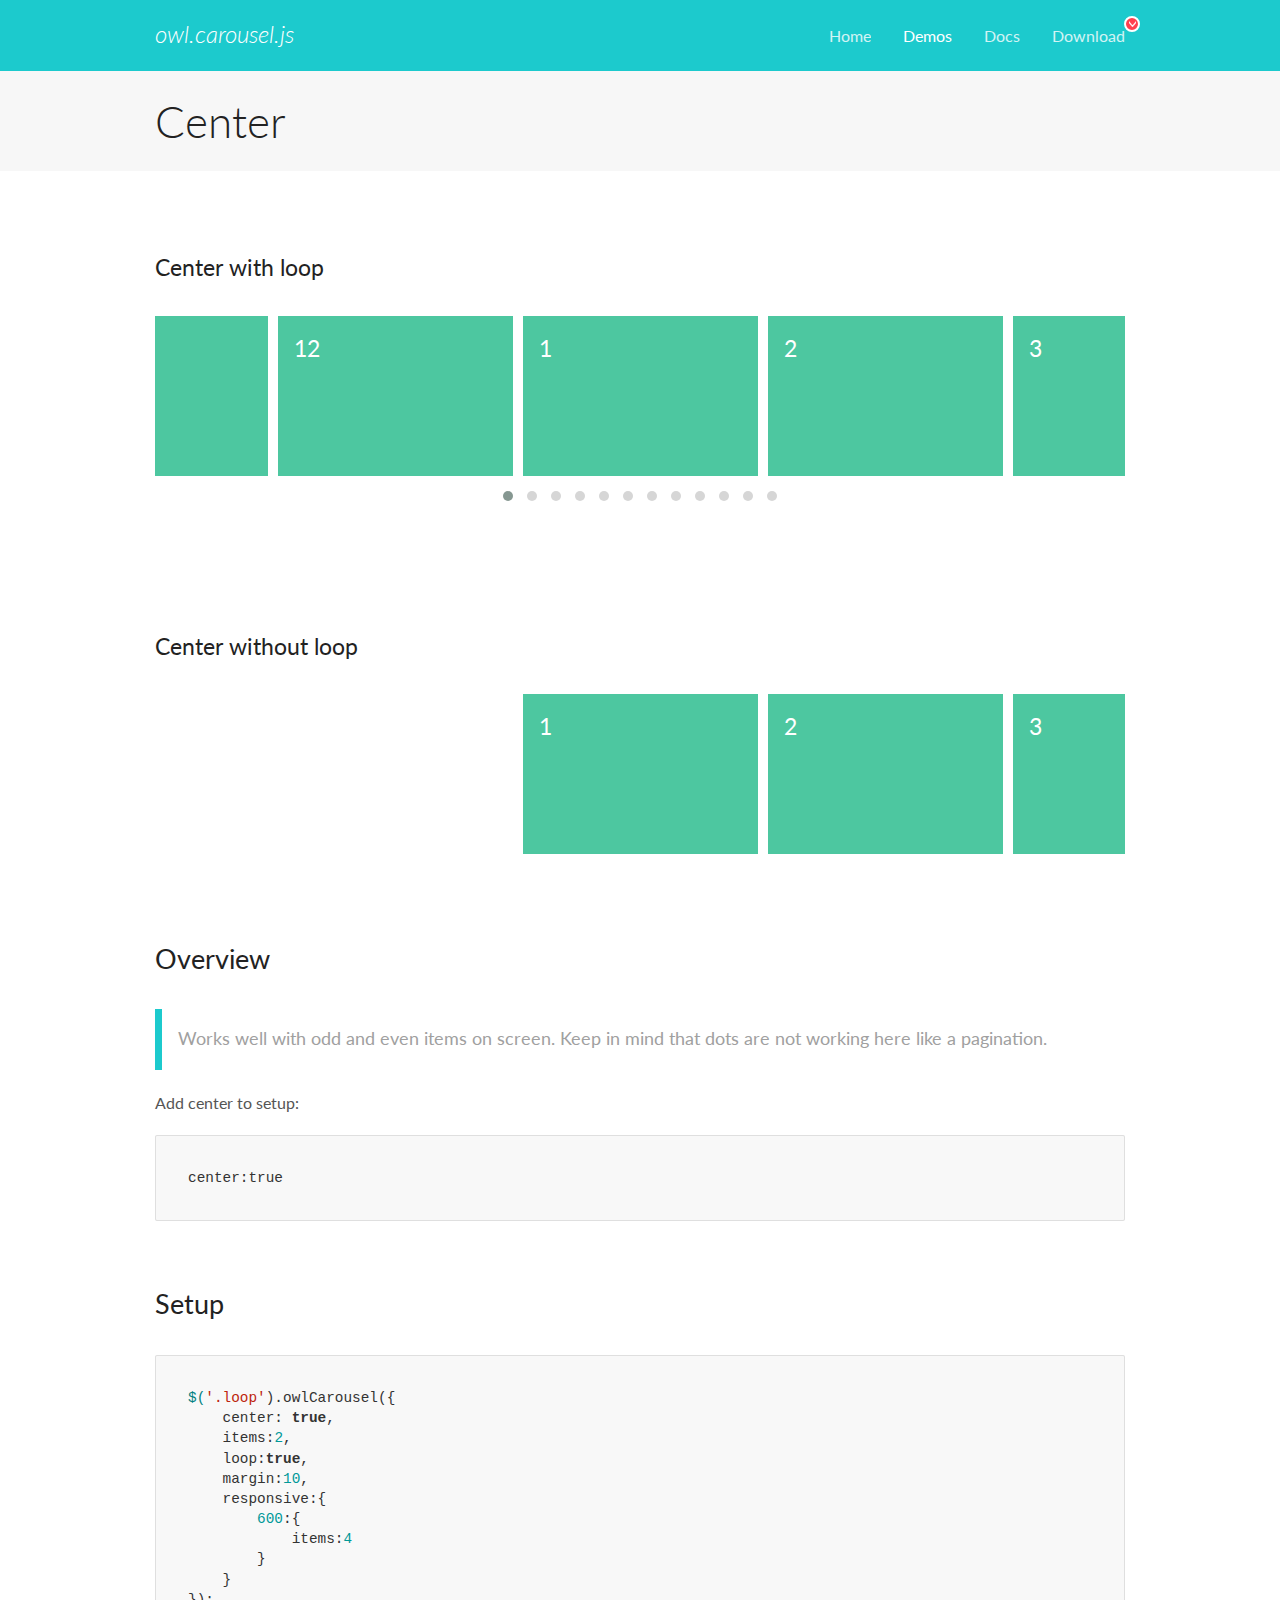
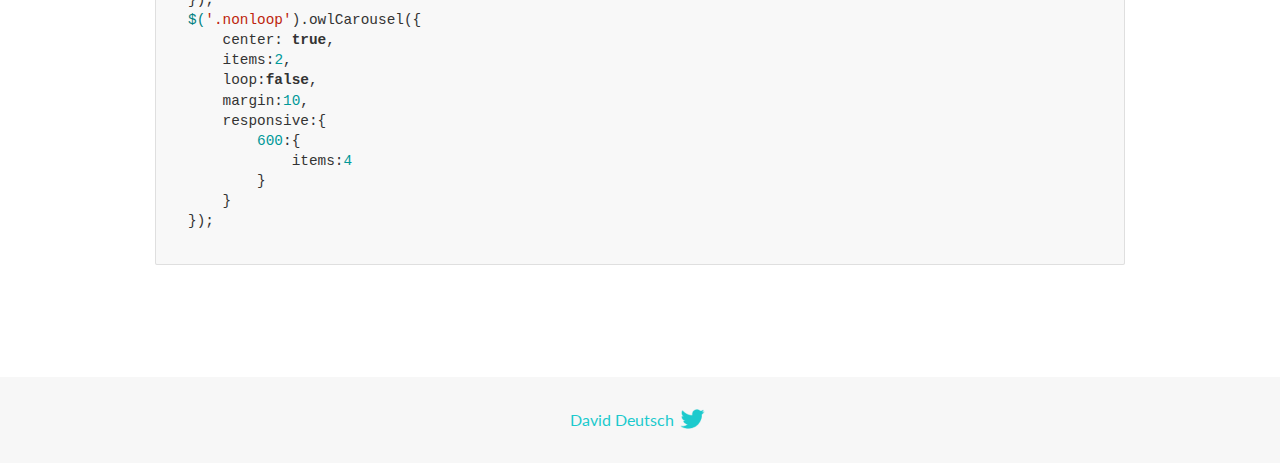
<file: extra/OwlCarousel2-2.3.4/OwlCarousel2-2.3.4/docs/demos/center.html>
<!DOCTYPE html>
<html lang="en">
  <head>

    <!-- head -->
    <meta charset="utf-8">
    <meta name="msapplication-tap-highlight" content="no" />
    <meta name="viewport" content="width=device-width, initial-scale=1.0" />
    <meta name="description" content="Center carousel">
    <meta name="author" content="David Deutsch">
    <title>
      Center Demo | Owl Carousel | 2.3.4
    </title>

    <!-- Stylesheets -->
    <link href='https://fonts.googleapis.com/css?family=Lato:300,400,700,400italic,300italic' rel='stylesheet' type='text/css'>
    <link rel="stylesheet" href="../assets/css/docs.theme.min.css">

    <!-- Owl Stylesheets -->
    <link rel="stylesheet" href="../assets/owlcarousel/assets/owl.carousel.min.css">
    <link rel="stylesheet" href="../assets/owlcarousel/assets/owl.theme.default.min.css">

    <!-- HTML5 shim and Respond.js IE8 support of HTML5 elements and media queries -->

    <!--[if lt IE 9]>
      <script src="https://oss.maxcdn.com/libs/html5shiv/3.7.0/html5shiv.js"></script>
      <script src="https://oss.maxcdn.com/libs/respond.js/1.3.0/respond.min.js"></script>
    <![endif]-->

    <!-- Favicons -->
    <link rel="apple-touch-icon-precomposed" sizes="144x144" href="../assets/ico/apple-touch-icon-144-precomposed.png">
    <link rel="shortcut icon" href="../assets/ico/favicon.png">
    <link rel="shortcut icon" href="favicon.ico">

    <!-- Yeah i know js should not be in header. Its required for demos.-->

    <!-- javascript -->
    <script src="../assets/vendors/jquery.min.js"></script>
    <script src="../assets/owlcarousel/owl.carousel.js"></script>
  </head>
  <body>

    <!-- header -->
    <header class="header">
      <div class="row">
        <div class="large-12 columns">
          <div class="brand left">
            <h3>
              <a href="/OwlCarousel2/">owl.carousel.js</a> 
            </h3>
          </div>
          <a id="toggle-nav" class="right">
            <span></span> <span></span> <span></span> 
          </a> 
          <div class="nav-bar">
            <ul class="clearfix">
              <li> <a href="/OwlCarousel2/index.html">Home</a>  </li>
              <li class="active">
                <a href="/OwlCarousel2/demos/demos.html">Demos</a> 
              </li>
              <li> <a href="/OwlCarousel2/docs/started-welcome.html">Docs</a>  </li>
              <li>
                <a href="https://github.com/OwlCarousel2/OwlCarousel2/archive/2.3.4.zip">Download</a> 
                <span class="download"></span> 
              </li>
            </ul>
          </div>
        </div>
      </div>
    </header>

    <!-- title -->
    <section class="title">
      <div class="row">
        <div class="large-12 columns">
          <h1>Center</h1>
        </div>
      </div>
    </section>

    <!--  Demos -->
    <section id="demos">
      <div class="row">
        <div class="large-12 columns">
          <h4 id="center-with-loop">Center with loop</h4>
          <div class="loop owl-carousel owl-theme">
            <div class="item">
              <h4>1</h4>
            </div>
            <div class="item">
              <h4>2</h4>
            </div>
            <div class="item">
              <h4>3</h4>
            </div>
            <div class="item">
              <h4>4</h4>
            </div>
            <div class="item">
              <h4>5</h4>
            </div>
            <div class="item">
              <h4>6</h4>
            </div>
            <div class="item">
              <h4>7</h4>
            </div>
            <div class="item">
              <h4>8</h4>
            </div>
            <div class="item">
              <h4>9</h4>
            </div>
            <div class="item">
              <h4>10</h4>
            </div>
            <div class="item">
              <h4>11</h4>
            </div>
            <div class="item">
              <h4>12</h4>
            </div>
          </div>
          <br>
          <h4 id="center-without-loop">Center without loop</h4>
          <div class="nonloop owl-carousel">
            <div class="item">
              <h4>1</h4>
            </div>
            <div class="item">
              <h4>2</h4>
            </div>
            <div class="item">
              <h4>3</h4>
            </div>
            <div class="item">
              <h4>4</h4>
            </div>
            <div class="item">
              <h4>5</h4>
            </div>
            <div class="item">
              <h4>6</h4>
            </div>
            <div class="item">
              <h4>7</h4>
            </div>
            <div class="item">
              <h4>8</h4>
            </div>
            <div class="item">
              <h4>9</h4>
            </div>
            <div class="item">
              <h4>10</h4>
            </div>
            <div class="item">
              <h4>11</h4>
            </div>
            <div class="item">
              <h4>12</h4>
            </div>
          </div>
          <h3 id="overview">Overview</h3>
          <blockquote>
            <p>Works well with odd and even items on screen. Keep in mind that dots are not working here like a pagination.</p>
          </blockquote>
          <p>Add center to setup:</p>
          <pre><code>center:true</code></pre>
          <h3 id="setup">Setup</h3>
          <pre><code>$(&#39;.loop&#39;).owlCarousel({
    center: true,
    items:2,
    loop:true,
    margin:10,
    responsive:{
        600:{
            items:4
        }
    }
});
$(&#39;.nonloop&#39;).owlCarousel({
    center: true,
    items:2,
    loop:false,
    margin:10,
    responsive:{
        600:{
            items:4
        }
    }
});</code></pre>
          <script>
            jQuery(document).ready(function($) {
              $('.loop').owlCarousel({
                center: true,
                items: 2,
                loop: true,
                margin: 10,
                responsive: {
                  600: {
                    items: 4
                  }
                }
              });
              $('.nonloop').owlCarousel({
                center: true,
                items: 2,
                loop: false,
                margin: 10,
                responsive: {
                  600: {
                    items: 4
                  }
                }
              });
            });
          </script>
        </div>
      </div>
    </section>

    <!-- footer -->
    <footer class="footer">
      <div class="row">
        <div class="large-12 columns">
          <h5>
            <a href="/OwlCarousel2/docs/support-contact.html">David Deutsch</a> 
            <a id="custom-tweet-button" href="https://twitter.com/share?url=https://github.com/OwlCarousel2/OwlCarousel2&text=Owl Carousel - This is so awesome! " target="_blank"></a> 
          </h5>
        </div>
      </div>
    </footer>

    <!-- vendors -->
    <script src="../assets/vendors/highlight.js"></script>
    <script src="../assets/js/app.js"></script>
  </body>
</html>
</file>
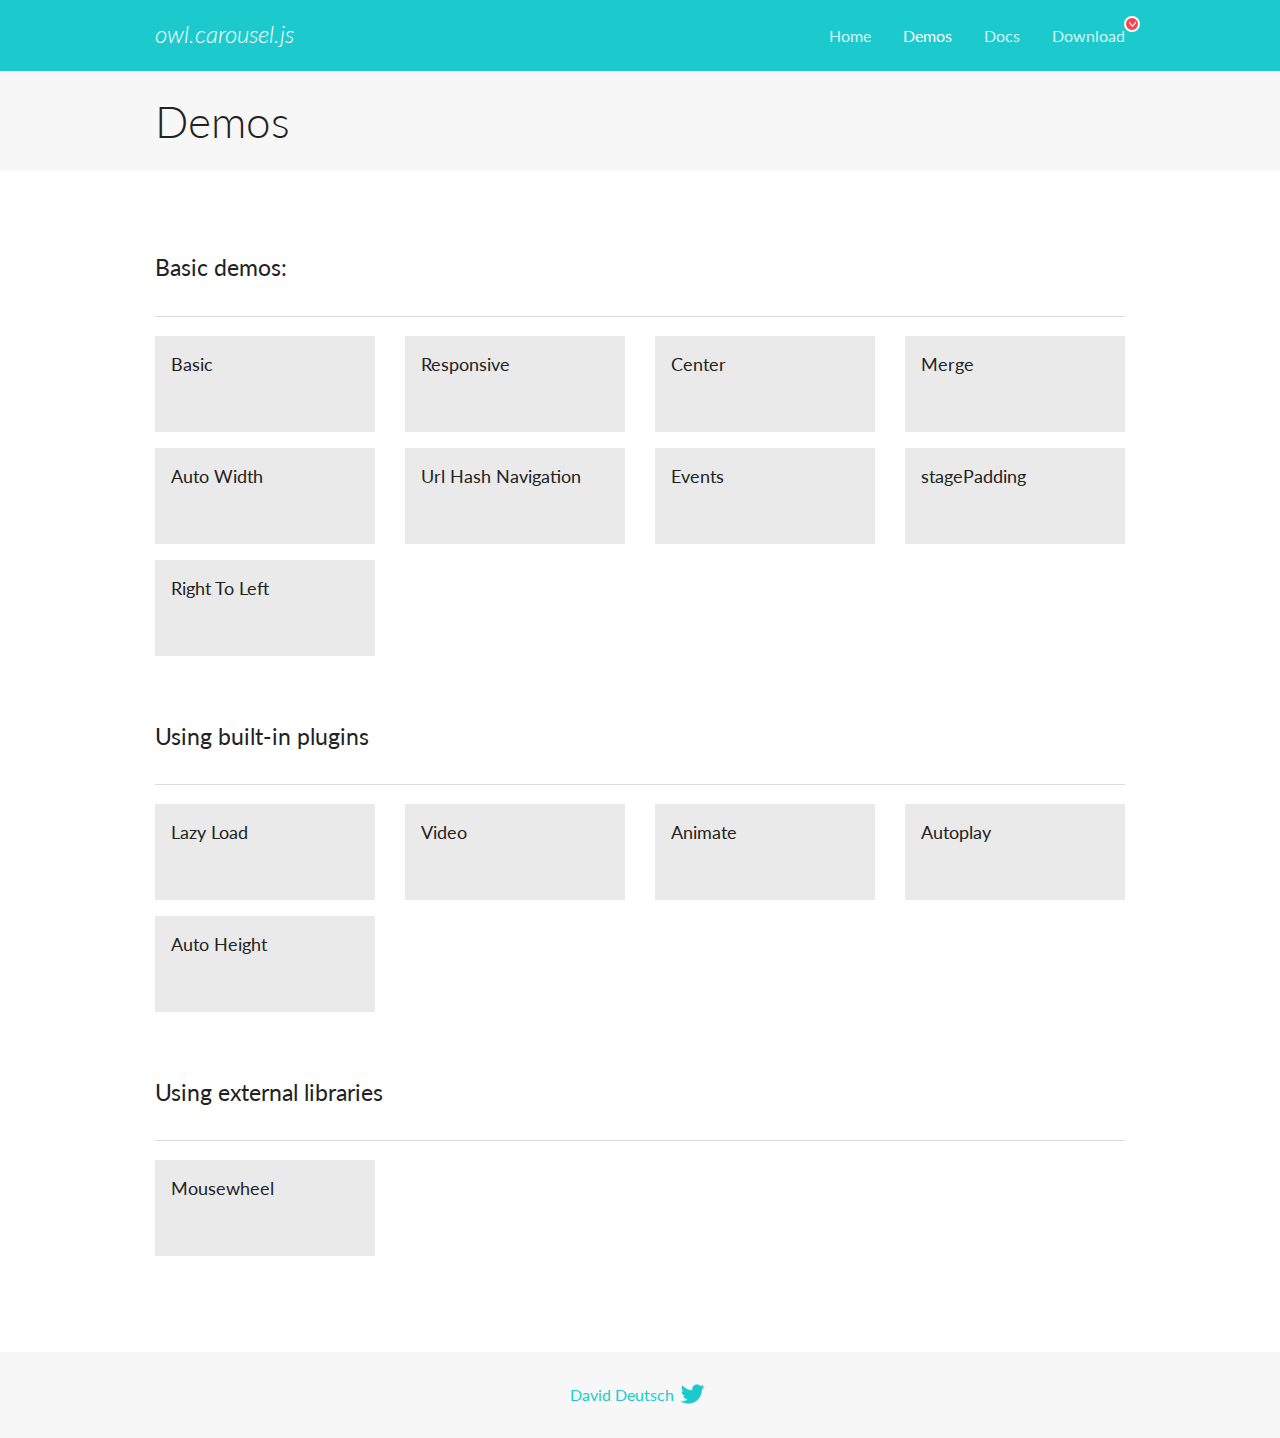
<file: extra/OwlCarousel2-2.3.4/OwlCarousel2-2.3.4/docs/demos/demos.html>
<!DOCTYPE html>
<html lang="en">
  <head>

    <!-- head -->
    <meta charset="utf-8">
    <meta name="msapplication-tap-highlight" content="no" />
    <meta name="viewport" content="width=device-width, initial-scale=1.0" />
    <meta name="description" content="A list of Owl Carousel examples.">
    <meta name="author" content="David Deutsch">
    <title>
      Demos | Owl Carousel | 2.3.4
    </title>

    <!-- Stylesheets -->
    <link href='https://fonts.googleapis.com/css?family=Lato:300,400,700,400italic,300italic' rel='stylesheet' type='text/css'>
    <link rel="stylesheet" href="../assets/css/docs.theme.min.css">

    <!-- Owl Stylesheets -->
    <link rel="stylesheet" href="../assets/owlcarousel/assets/owl.carousel.min.css">
    <link rel="stylesheet" href="../assets/owlcarousel/assets/owl.theme.default.min.css">

    <!-- HTML5 shim and Respond.js IE8 support of HTML5 elements and media queries -->

    <!--[if lt IE 9]>
      <script src="https://oss.maxcdn.com/libs/html5shiv/3.7.0/html5shiv.js"></script>
      <script src="https://oss.maxcdn.com/libs/respond.js/1.3.0/respond.min.js"></script>
    <![endif]-->

    <!-- Favicons -->
    <link rel="apple-touch-icon-precomposed" sizes="144x144" href="../assets/ico/apple-touch-icon-144-precomposed.png">
    <link rel="shortcut icon" href="../assets/ico/favicon.png">
    <link rel="shortcut icon" href="favicon.ico">

    <!-- Yeah i know js should not be in header. Its required for demos.-->

    <!-- javascript -->
    <script src="../assets/vendors/jquery.min.js"></script>
    <script src="../assets/owlcarousel/owl.carousel.js"></script>
  </head>
  <body>

    <!-- header -->
    <header class="header">
      <div class="row">
        <div class="large-12 columns">
          <div class="brand left">
            <h3>
              <a href="/OwlCarousel2/">owl.carousel.js</a> 
            </h3>
          </div>
          <a id="toggle-nav" class="right">
            <span></span> <span></span> <span></span> 
          </a> 
          <div class="nav-bar">
            <ul class="clearfix">
              <li> <a href="/OwlCarousel2/index.html">Home</a>  </li>
              <li class="active">
                <a href="/OwlCarousel2/demos/demos.html">Demos</a> 
              </li>
              <li> <a href="/OwlCarousel2/docs/started-welcome.html">Docs</a>  </li>
              <li>
                <a href="https://github.com/OwlCarousel2/OwlCarousel2/archive/2.3.4.zip">Download</a> 
                <span class="download"></span> 
              </li>
            </ul>
          </div>
        </div>
      </div>
    </header>

    <!-- title -->
    <section class="title">
      <div class="row">
        <div class="large-12 columns">
          <h1>Demos</h1>
        </div>
      </div>
    </section>

    <!--  Demos -->
    <section id="demos">
      <div class="row">
        <div class="large-12 columns">
          <h4 id="basic-demos-">Basic demos:</h4>
          <hr>
          <div class="demo-list">
            <div class="row">
              <div class="small-6 medium-4 large-3 columns">
                <a href="basic.html" class="demo-block">
                  <h5>Basic </h5>
                </a> 
              </div>
              <div class="small-6 medium-4 large-3 columns">
                <a href="responsive.html" class="demo-block">
                  <h5>Responsive </h5>
                </a> 
              </div>
              <div class="small-6 medium-4 large-3 columns">
                <a href="center.html" class="demo-block">
                  <h5>Center </h5>
                </a> 
              </div>
              <div class="small-6 medium-4 large-3 columns">
                <a href="merge.html" class="demo-block">
                  <h5>Merge </h5>
                </a> 
              </div>
              <div class="small-6 medium-4 large-3 columns">
                <a href="autowidth.html" class="demo-block">
                  <h5>Auto Width </h5>
                </a> 
              </div>
              <div class="small-6 medium-4 large-3 columns">
                <a href="urlhashnav.html" class="demo-block">
                  <h5>Url Hash Navigation </h5>
                </a> 
              </div>
              <div class="small-6 medium-4 large-3 columns">
                <a href="events.html" class="demo-block">
                  <h5>Events </h5>
                </a> 
              </div>
              <div class="small-6 medium-4 large-3 columns">
                <a href="stagepadding.html" class="demo-block">
                  <h5>stagePadding </h5>
                </a> 
              </div>
              <div class="small-6 medium-4 large-3 columns">
                <a href="rtl.html" class="demo-block">
                  <h5>Right To Left </h5>
                </a> 
              </div>
            </div>
          </div>
          <h4 id="using-built-in-plugins">Using built-in plugins</h4>
          <hr>
          <div class="demo-list">
            <div class="row">
              <div class="small-6 medium-4 large-3 columns">
                <a href="lazyLoad.html" class="demo-block">
                  <h5>Lazy Load </h5>
                </a> 
              </div>
              <div class="small-6 medium-4 large-3 columns">
                <a href="video.html" class="demo-block">
                  <h5>Video </h5>
                </a> 
              </div>
              <div class="small-6 medium-4 large-3 columns">
                <a href="animate.html" class="demo-block">
                  <h5>Animate </h5>
                </a> 
              </div>
              <div class="small-6 medium-4 large-3 columns">
                <a href="autoplay.html" class="demo-block">
                  <h5>Autoplay </h5>
                </a> 
              </div>
              <div class="small-6 medium-4 large-3 columns">
                <a href="autoheight.html" class="demo-block">
                  <h5>Auto Height </h5>
                </a> 
              </div>
            </div>
          </div>
          <h4 id="using-external-libraries">Using external libraries</h4>
          <hr>
          <div class="demo-list">
            <div class="row">
              <div class="small-6 medium-4 large-3 columns">
                <a href="mousewheel.html" class="demo-block">
                  <h5>Mousewheel </h5>
                </a> 
              </div>
            </div>
          </div>
        </div>
      </div>
    </section>

    <!-- footer -->
    <footer class="footer">
      <div class="row">
        <div class="large-12 columns">
          <h5>
            <a href="/OwlCarousel2/docs/support-contact.html">David Deutsch</a> 
            <a id="custom-tweet-button" href="https://twitter.com/share?url=https://github.com/OwlCarousel2/OwlCarousel2&text=Owl Carousel - This is so awesome! " target="_blank"></a> 
          </h5>
        </div>
      </div>
    </footer>

    <!-- vendors -->
    <script src="../assets/vendors/highlight.js"></script>
    <script src="../assets/js/app.js"></script>
  </body>
</html>
</file>
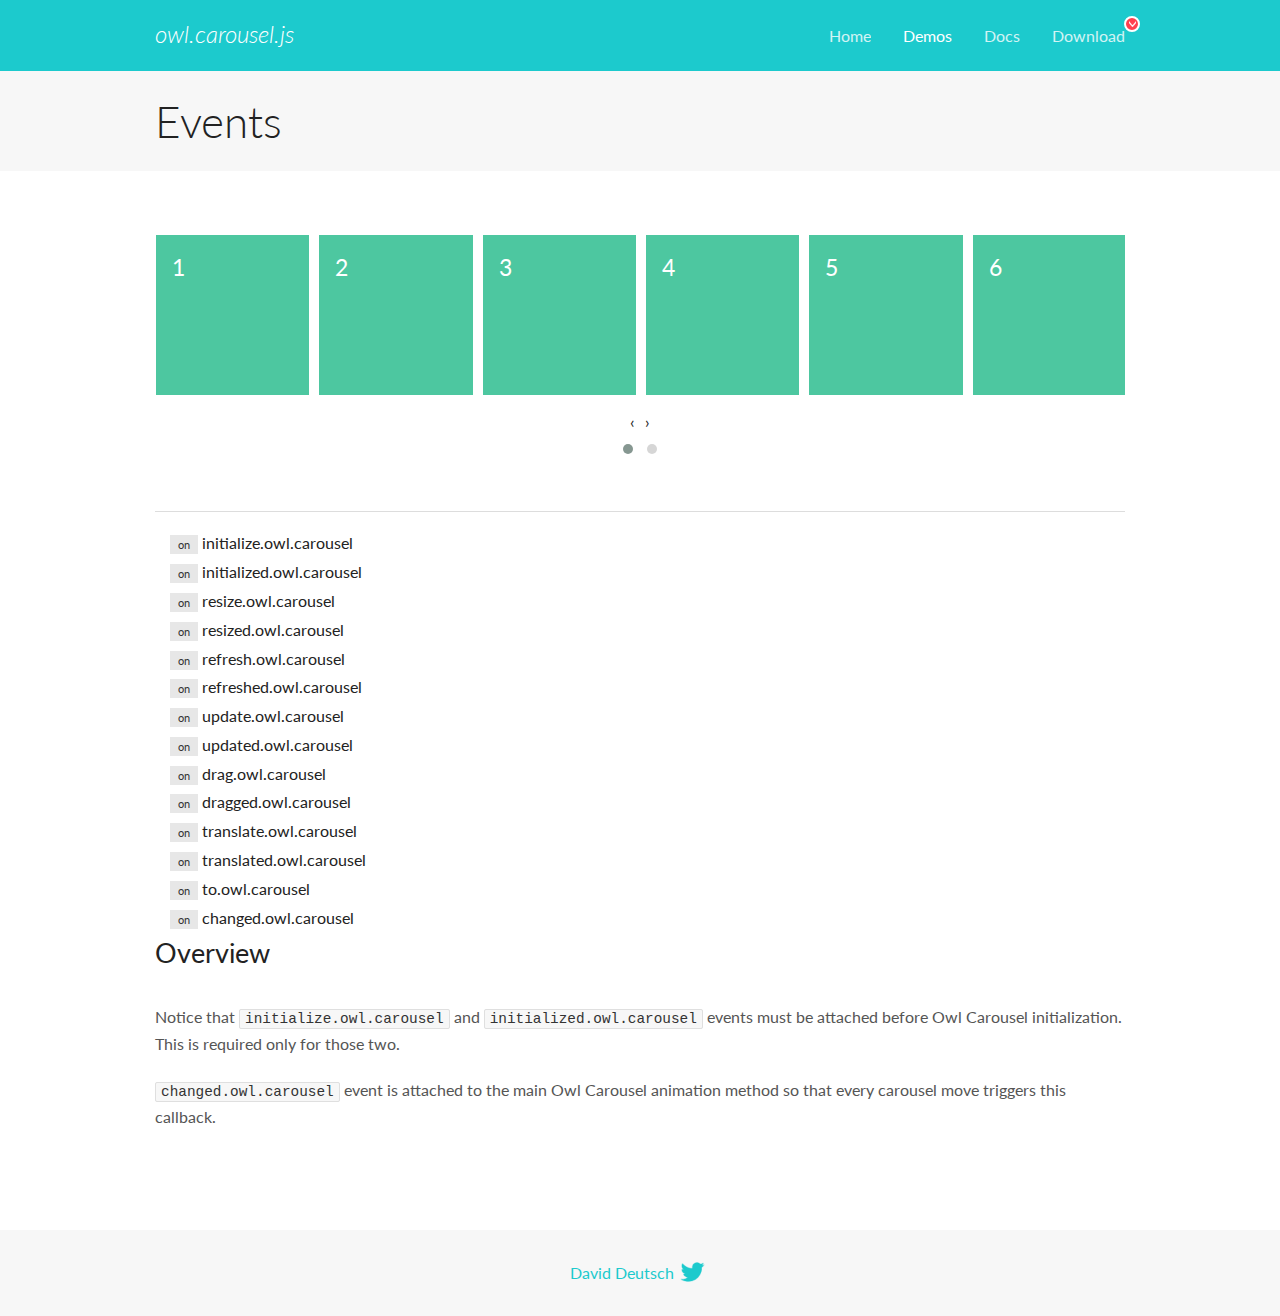
<file: extra/OwlCarousel2-2.3.4/OwlCarousel2-2.3.4/docs/demos/events.html>
<!DOCTYPE html>
<html lang="en">
  <head>

    <!-- head -->
    <meta charset="utf-8">
    <meta name="msapplication-tap-highlight" content="no" />
    <meta name="viewport" content="width=device-width, initial-scale=1.0" />
    <meta name="description" content="Events usage demo">
    <meta name="author" content="David Deutsch">
    <title>
      Events Demo | Owl Carousel | 2.3.4
    </title>

    <!-- Stylesheets -->
    <link href='https://fonts.googleapis.com/css?family=Lato:300,400,700,400italic,300italic' rel='stylesheet' type='text/css'>
    <link rel="stylesheet" href="../assets/css/docs.theme.min.css">

    <!-- Owl Stylesheets -->
    <link rel="stylesheet" href="../assets/owlcarousel/assets/owl.carousel.min.css">
    <link rel="stylesheet" href="../assets/owlcarousel/assets/owl.theme.default.min.css">

    <!-- HTML5 shim and Respond.js IE8 support of HTML5 elements and media queries -->

    <!--[if lt IE 9]>
      <script src="https://oss.maxcdn.com/libs/html5shiv/3.7.0/html5shiv.js"></script>
      <script src="https://oss.maxcdn.com/libs/respond.js/1.3.0/respond.min.js"></script>
    <![endif]-->

    <!-- Favicons -->
    <link rel="apple-touch-icon-precomposed" sizes="144x144" href="../assets/ico/apple-touch-icon-144-precomposed.png">
    <link rel="shortcut icon" href="../assets/ico/favicon.png">
    <link rel="shortcut icon" href="favicon.ico">

    <!-- Yeah i know js should not be in header. Its required for demos.-->

    <!-- javascript -->
    <script src="../assets/vendors/jquery.min.js"></script>
    <script src="../assets/owlcarousel/owl.carousel.js"></script>
  </head>
  <body>

    <!-- header -->
    <header class="header">
      <div class="row">
        <div class="large-12 columns">
          <div class="brand left">
            <h3>
              <a href="/OwlCarousel2/">owl.carousel.js</a> 
            </h3>
          </div>
          <a id="toggle-nav" class="right">
            <span></span> <span></span> <span></span> 
          </a> 
          <div class="nav-bar">
            <ul class="clearfix">
              <li> <a href="/OwlCarousel2/index.html">Home</a>  </li>
              <li class="active">
                <a href="/OwlCarousel2/demos/demos.html">Demos</a> 
              </li>
              <li> <a href="/OwlCarousel2/docs/started-welcome.html">Docs</a>  </li>
              <li>
                <a href="https://github.com/OwlCarousel2/OwlCarousel2/archive/2.3.4.zip">Download</a> 
                <span class="download"></span> 
              </li>
            </ul>
          </div>
        </div>
      </div>
    </header>

    <!-- title -->
    <section class="title">
      <div class="row">
        <div class="large-12 columns">
          <h1>Events</h1>
        </div>
      </div>
    </section>

    <!--  Demos -->
    <section id="demos">
      <div class="row">
        <div class="large-12 columns">
          <div class="owl-carousel owl-theme">
            <div class="item">
              <h4>1</h4>
            </div>
            <div class="item">
              <h4>2</h4>
            </div>
            <div class="item">
              <h4>3</h4>
            </div>
            <div class="item">
              <h4>4</h4>
            </div>
            <div class="item">
              <h4>5</h4>
            </div>
            <div class="item">
              <h4>6</h4>
            </div>
            <div class="item">
              <h4>7</h4>
            </div>
            <div class="item">
              <h4>8</h4>
            </div>
            <div class="item">
              <h4>9</h4>
            </div>
            <div class="item">
              <h4>10</h4>
            </div>
            <div class="item">
              <h4>11</h4>
            </div>
            <div class="item">
              <h4>12</h4>
            </div>
          </div>
          <hr>
          <div class="large-12 columns callbacks">
            <div><span class="label secondary initialize">on</span>  initialize.owl.carousel </div>
            <div><span class="label secondary initialized">on</span>  initialized.owl.carousel </div>
            <div><span class="label secondary resize">on</span>  resize.owl.carousel </div>
            <div><span class="label secondary resized">on</span>  resized.owl.carousel </div>
            <div><span class="label secondary refresh">on</span>  refresh.owl.carousel </div>
            <div><span class="label secondary refreshed">on</span>  refreshed.owl.carousel </div>
            <div><span class="label secondary update">on</span>  update.owl.carousel </div>
            <div><span class="label secondary updated">on</span>  updated.owl.carousel </div>
            <div><span class="label secondary drag">on</span>  drag.owl.carousel </div>
            <div><span class="label secondary dragged">on</span>  dragged.owl.carousel </div>
            <div><span class="label secondary translate">on</span>  translate.owl.carousel </div>
            <div><span class="label secondary translated">on</span>  translated.owl.carousel </div>
            <div><span class="label secondary to">on</span>  to.owl.carousel </div>
            <div><span class="label secondary changed">on</span>  changed.owl.carousel </div>
          </div>
          <h3 id="overview">Overview</h3>
          <p>Notice that <code>initialize.owl.carousel</code> and <code>initialized.owl.carousel</code> events must be attached before Owl Carousel initialization. This is required only for those two.</p>
          <p><code>changed.owl.carousel</code> event is attached to the main Owl Carousel animation method so that every carousel move triggers this callback.</p>
          <script>
            jQuery(document).ready(function($) {
              var owl = $('.owl-carousel');
              owl.on('initialize.owl.carousel initialized.owl.carousel ' +
                'initialize.owl.carousel initialize.owl.carousel ' +
                'resize.owl.carousel resized.owl.carousel ' +
                'refresh.owl.carousel refreshed.owl.carousel ' +
                'update.owl.carousel updated.owl.carousel ' +
                'drag.owl.carousel dragged.owl.carousel ' +
                'translate.owl.carousel translated.owl.carousel ' +
                'to.owl.carousel changed.owl.carousel',
                function(e) {
                  $('.' + e.type)
                    .removeClass('secondary')
                    .addClass('success');
                  window.setTimeout(function() {
                    $('.' + e.type)
                      .removeClass('success')
                      .addClass('secondary');
                  }, 500);
                });
              owl.owlCarousel({
                loop: true,
                nav: true,
                lazyLoad: true,
                margin: 10,
                video: true,
                responsive: {
                  0: {
                    items: 1
                  },
                  600: {
                    items: 3
                  },
                  960: {
                    items: 5,
                  },
                  1200: {
                    items: 6
                  }
                }
              });
            });
          </script>
        </div>
      </div>
    </section>

    <!-- footer -->
    <footer class="footer">
      <div class="row">
        <div class="large-12 columns">
          <h5>
            <a href="/OwlCarousel2/docs/support-contact.html">David Deutsch</a> 
            <a id="custom-tweet-button" href="https://twitter.com/share?url=https://github.com/OwlCarousel2/OwlCarousel2&text=Owl Carousel - This is so awesome! " target="_blank"></a> 
          </h5>
        </div>
      </div>
    </footer>

    <!-- vendors -->
    <script src="../assets/vendors/highlight.js"></script>
    <script src="../assets/js/app.js"></script>
  </body>
</html>
</file>
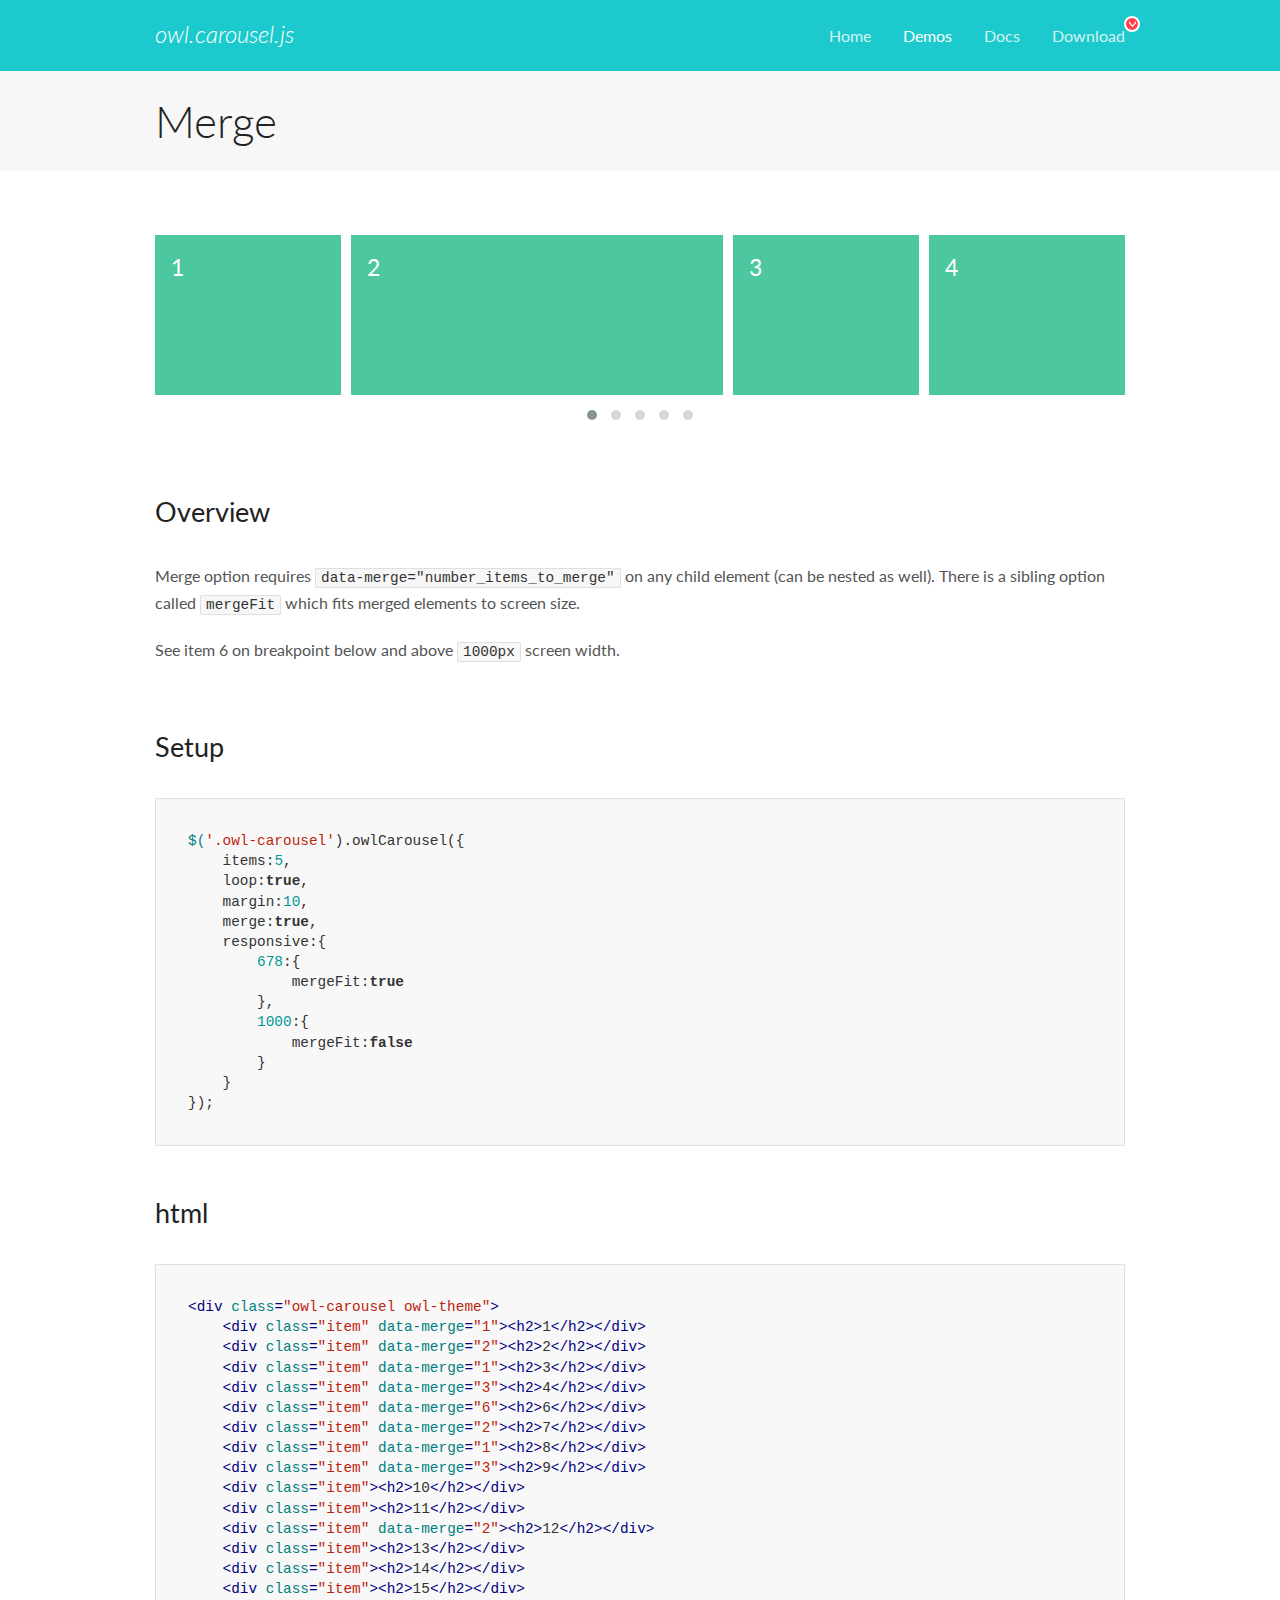
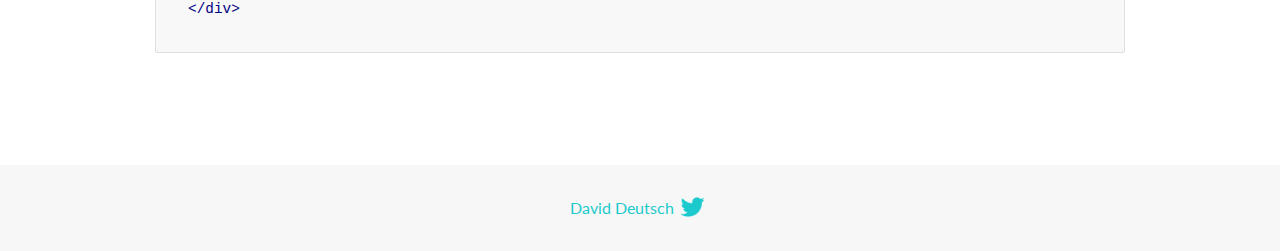
<file: extra/OwlCarousel2-2.3.4/OwlCarousel2-2.3.4/docs/demos/merge.html>
<!DOCTYPE html>
<html lang="en">
  <head>

    <!-- head -->
    <meta charset="utf-8">
    <meta name="msapplication-tap-highlight" content="no" />
    <meta name="viewport" content="width=device-width, initial-scale=1.0" />
    <meta name="description" content="Merge Items">
    <meta name="author" content="David Deutsch">
    <title>
      Merge Demo | Owl Carousel | 2.3.4
    </title>

    <!-- Stylesheets -->
    <link href='https://fonts.googleapis.com/css?family=Lato:300,400,700,400italic,300italic' rel='stylesheet' type='text/css'>
    <link rel="stylesheet" href="../assets/css/docs.theme.min.css">

    <!-- Owl Stylesheets -->
    <link rel="stylesheet" href="../assets/owlcarousel/assets/owl.carousel.min.css">
    <link rel="stylesheet" href="../assets/owlcarousel/assets/owl.theme.default.min.css">

    <!-- HTML5 shim and Respond.js IE8 support of HTML5 elements and media queries -->

    <!--[if lt IE 9]>
      <script src="https://oss.maxcdn.com/libs/html5shiv/3.7.0/html5shiv.js"></script>
      <script src="https://oss.maxcdn.com/libs/respond.js/1.3.0/respond.min.js"></script>
    <![endif]-->

    <!-- Favicons -->
    <link rel="apple-touch-icon-precomposed" sizes="144x144" href="../assets/ico/apple-touch-icon-144-precomposed.png">
    <link rel="shortcut icon" href="../assets/ico/favicon.png">
    <link rel="shortcut icon" href="favicon.ico">

    <!-- Yeah i know js should not be in header. Its required for demos.-->

    <!-- javascript -->
    <script src="../assets/vendors/jquery.min.js"></script>
    <script src="../assets/owlcarousel/owl.carousel.js"></script>
  </head>
  <body>

    <!-- header -->
    <header class="header">
      <div class="row">
        <div class="large-12 columns">
          <div class="brand left">
            <h3>
              <a href="/OwlCarousel2/">owl.carousel.js</a> 
            </h3>
          </div>
          <a id="toggle-nav" class="right">
            <span></span> <span></span> <span></span> 
          </a> 
          <div class="nav-bar">
            <ul class="clearfix">
              <li> <a href="/OwlCarousel2/index.html">Home</a>  </li>
              <li class="active">
                <a href="/OwlCarousel2/demos/demos.html">Demos</a> 
              </li>
              <li> <a href="/OwlCarousel2/docs/started-welcome.html">Docs</a>  </li>
              <li>
                <a href="https://github.com/OwlCarousel2/OwlCarousel2/archive/2.3.4.zip">Download</a> 
                <span class="download"></span> 
              </li>
            </ul>
          </div>
        </div>
      </div>
    </header>

    <!-- title -->
    <section class="title">
      <div class="row">
        <div class="large-12 columns">
          <h1>Merge</h1>
        </div>
      </div>
    </section>

    <!--  Demos -->
    <section id="demos">
      <div class="row">
        <div class="large-12 columns">
          <div class="owl-carousel owl-theme">
            <div class="item" data-merge="1">
              <h4>1</h4>
            </div>
            <div class="item" data-merge="2">
              <h4>2</h4>
            </div>
            <div class="item" data-merge="1">
              <h4>3</h4>
            </div>
            <div class="item" data-merge="3">
              <h4>4</h4>
            </div>
            <div class="item" data-merge="6">
              <h4>6</h4>
            </div>
            <div class="item" data-merge="2">
              <h4>7</h4>
            </div>
            <div class="item" data-merge="1">
              <h4>8</h4>
            </div>
            <div class="item" data-merge="3">
              <h4>9</h4>
            </div>
            <div class="item">
              <h4>10</h4>
            </div>
            <div class="item">
              <h4>11</h4>
            </div>
            <div class="item" data-merge="2">
              <h4>12</h4>
            </div>
            <div class="item">
              <h4>13</h4>
            </div>
            <div class="item">
              <h4>14</h4>
            </div>
            <div class="item">
              <h4>15</h4>
            </div>
          </div>
          <h3 id="overview">Overview</h3>
          <p>Merge option requires <code>data-merge=&quot;number_items_to_merge&quot;</code> on any child element (can be nested as well). There is a sibling option called <code>mergeFit</code> which fits merged elements to screen size. </p>
          <p>See item 6 on breakpoint below and above <code>1000px</code> screen width.</p>
          <h3 id="setup">Setup</h3>
          <pre><code>$(&#39;.owl-carousel&#39;).owlCarousel({
    items:5,
    loop:true,
    margin:10,
    merge:true,
    responsive:{
        678:{
            mergeFit:true
        },
        1000:{
            mergeFit:false
        }
    }
});</code></pre>
          <h3 id="html">html</h3>
          <pre><code>&lt;div class=&quot;owl-carousel owl-theme&quot;&gt;
    &lt;div class=&quot;item&quot; data-merge=&quot;1&quot;&gt;&lt;h2&gt;1&lt;/h2&gt;&lt;/div&gt;
    &lt;div class=&quot;item&quot; data-merge=&quot;2&quot;&gt;&lt;h2&gt;2&lt;/h2&gt;&lt;/div&gt;
    &lt;div class=&quot;item&quot; data-merge=&quot;1&quot;&gt;&lt;h2&gt;3&lt;/h2&gt;&lt;/div&gt;
    &lt;div class=&quot;item&quot; data-merge=&quot;3&quot;&gt;&lt;h2&gt;4&lt;/h2&gt;&lt;/div&gt;
    &lt;div class=&quot;item&quot; data-merge=&quot;6&quot;&gt;&lt;h2&gt;6&lt;/h2&gt;&lt;/div&gt;
    &lt;div class=&quot;item&quot; data-merge=&quot;2&quot;&gt;&lt;h2&gt;7&lt;/h2&gt;&lt;/div&gt;
    &lt;div class=&quot;item&quot; data-merge=&quot;1&quot;&gt;&lt;h2&gt;8&lt;/h2&gt;&lt;/div&gt;
    &lt;div class=&quot;item&quot; data-merge=&quot;3&quot;&gt;&lt;h2&gt;9&lt;/h2&gt;&lt;/div&gt;
    &lt;div class=&quot;item&quot;&gt;&lt;h2&gt;10&lt;/h2&gt;&lt;/div&gt;
    &lt;div class=&quot;item&quot;&gt;&lt;h2&gt;11&lt;/h2&gt;&lt;/div&gt;
    &lt;div class=&quot;item&quot; data-merge=&quot;2&quot;&gt;&lt;h2&gt;12&lt;/h2&gt;&lt;/div&gt;
    &lt;div class=&quot;item&quot;&gt;&lt;h2&gt;13&lt;/h2&gt;&lt;/div&gt;
    &lt;div class=&quot;item&quot;&gt;&lt;h2&gt;14&lt;/h2&gt;&lt;/div&gt;
    &lt;div class=&quot;item&quot;&gt;&lt;h2&gt;15&lt;/h2&gt;&lt;/div&gt;
&lt;/div&gt;</code></pre>
          <script>
            $(document).ready(function() {
              $('.owl-carousel').owlCarousel({
                items: 5,
                loop: true,
                margin: 10,
                merge: true,
                responsive: {
                  678: {
                    mergeFit: true
                  },
                  1000: {
                    mergeFit: false
                  }
                }
              });
            })
          </script>
        </div>
      </div>
    </section>

    <!-- footer -->
    <footer class="footer">
      <div class="row">
        <div class="large-12 columns">
          <h5>
            <a href="/OwlCarousel2/docs/support-contact.html">David Deutsch</a> 
            <a id="custom-tweet-button" href="https://twitter.com/share?url=https://github.com/OwlCarousel2/OwlCarousel2&text=Owl Carousel - This is so awesome! " target="_blank"></a> 
          </h5>
        </div>
      </div>
    </footer>

    <!-- vendors -->
    <script src="../assets/vendors/highlight.js"></script>
    <script src="../assets/js/app.js"></script>
  </body>
</html>
</file>
<file: css/font.css>
@font-face {
    font-family: 'Work Sans';
    src: url('../fonts/WorkSans-Black.woff2') format('woff2'),
        url('../fonts/WorkSans-Black.woff') format('woff');
    font-weight: 900;
    font-style: normal;
    font-display: swap;
}

@font-face {
    font-family: 'Work Sans';
    src: url('../fonts/WorkSans-BlackItalic.woff2') format('woff2'),
        url('../fonts/WorkSans-BlackItalic.woff') format('woff');
    font-weight: 900;
    font-style: italic;
    font-display: swap;
}

@font-face {
    font-family: 'Work Sans';
    src: url('../fonts/WorkSans-Bold.woff2') format('woff2'),
        url('../fonts/WorkSans-Bold.woff') format('woff');
    font-weight: bold;
    font-style: normal;
    font-display: swap;
}

@font-face {
    font-family: 'Work Sans';
    src: url('../fonts/WorkSans-BoldItalic.woff2') format('woff2'),
        url('../fonts/WorkSans-BoldItalic.woff') format('woff');
    font-weight: bold;
    font-style: italic;
    font-display: swap;
}

@font-face {
    font-family: 'Work Sans';
    src: url('../fonts/WorkSans-ExtraBold.woff2') format('woff2'),
        url('../fonts/WorkSans-ExtraBold.woff') format('woff');
    font-weight: bold;
    font-style: normal;
    font-display: swap;
}

@font-face {
    font-family: 'Work Sans';
    src: url('../fonts/WorkSans-ExtraBoldItalic.woff2') format('woff2'),
        url('../fonts/WorkSans-ExtraBoldItalic.woff') format('woff');
    font-weight: bold;
    font-style: italic;
    font-display: swap;
}

@font-face {
    font-family: 'Work Sans';
    src: url('../fonts/WorkSans-ExtraLight.woff2') format('woff2'),
        url('../fonts/WorkSans-ExtraLight.woff') format('woff');
    font-weight: 200;
    font-style: normal;
    font-display: swap;
}

@font-face {
    font-family: 'Work Sans';
    src: url('../fonts/WorkSans-ExtraLightItalic.woff2') format('woff2'),
        url('../fonts/WorkSans-ExtraLightItalic.woff') format('woff');
    font-weight: 200;
    font-style: italic;
    font-display: swap;
}

@font-face {
    font-family: 'Work Sans';
    src: url('../fonts/WorkSans-Italic.woff2') format('woff2'),
        url('../fonts/WorkSans-Italic.woff') format('woff');
    font-weight: normal;
    font-style: italic;
    font-display: swap;
}

@font-face {
    font-family: 'Work Sans';
    src: url('../fonts/WorkSans-Light.woff2') format('woff2'),
        url('../fonts/WorkSans-Light.woff') format('woff');
    font-weight: 300;
    font-style: normal;
    font-display: swap;
}

@font-face {
    font-family: 'Work Sans';
    src: url('../fonts/WorkSans-LightItalic.woff2') format('woff2'),
        url('../fonts/WorkSans-LightItalic.woff') format('woff');
    font-weight: 300;
    font-style: italic;
    font-display: swap;
}

@font-face {
    font-family: 'Work Sans';
    src: url('../fonts/WorkSans-Medium.woff2') format('woff2'),
        url('../fonts/WorkSans-Medium.woff') format('woff');
    font-weight: 500;
    font-style: normal;
    font-display: swap;
}

@font-face {
    font-family: 'Work Sans';
    src: url('../fonts/WorkSans-Regular.woff2') format('woff2'),
        url('../fonts/WorkSans-Regular.woff') format('woff');
    font-weight: normal;
    font-style: normal;
    font-display: swap;
}

@font-face {
    font-family: 'Work Sans';
    src: url('../fonts/WorkSans-MediumItalic.woff2') format('woff2'),
        url('../fonts/WorkSans-MediumItalic.woff') format('woff');
    font-weight: 500;
    font-style: italic;
    font-display: swap;
}

@font-face {
    font-family: 'Work Sans';
    src: url('../fonts/WorkSans-SemiBold.woff2') format('woff2'),
        url('../fonts/WorkSans-SemiBold.woff') format('woff');
    font-weight: 600;
    font-style: normal;
    font-display: swap;
}

@font-face {
    font-family: 'Work Sans';
    src: url('../fonts/WorkSans-SemiBoldItalic.woff2') format('woff2'),
        url('../fonts/WorkSans-SemiBoldItalic.woff') format('woff');
    font-weight: 600;
    font-style: italic;
    font-display: swap;
}

@font-face {
    font-family: 'Work Sans';
    src: url('../fonts/WorkSans-Thin.woff2') format('woff2'),
        url('../fonts/WorkSans-Thin.woff') format('woff');
    font-weight: 100;
    font-style: normal;
    font-display: swap;
}

@font-face {
    font-family: 'Work Sans';
    src: url('../fonts/WorkSans-ThinItalic.woff2') format('woff2'),
        url('../fonts/WorkSans-ThinItalic.woff') format('woff');
    font-weight: 100;
    font-style: italic;
    font-display: swap;
}
</file>
<file: css/style.css>
* {
  margin: 0;
  box-sizing: border-box;
}

ol, ul {
  list-style: none;
  padding: 0;
}

a {
  text-decoration: none;
  display: inline-block;
}

.w-1 {
  width: 8.3%;
}

.w-2 {
  width: 16.6%;
}

.w-3 {
  width: 25%;
}

.w-4 {
  width: 33.2%;
}

.w-5 {
  width: 41.5%;
}

.w-6 {
  width: 50%;
}

.w-7 {
  width: 58.1%;
}

.w-8 {
  width: 66.4%;
}

.w-9 {
  width: 74.7%;
}

.w-10 {
  width: 83%;
}

.w-11 {
  width: 91.3%;
}

.w-12 {
  width: 100%;
}

.py-120 {
  padding-top: 120px;
  padding-bottom: 120px;
}

.py-60 {
  padding-top: 60px;
  padding-bottom: 60px;
}

body {
  font-family: Work Sans;
}

.container {
  width: 1140px;
  padding-left: 16px;
  padding-right: 16px;
  margin: 0 auto;
}

.row {
  display: flex;
  flex-wrap: wrap;
  margin-left: -16px;
  margin-right: -16px;
}

.justify-content-btwn {
  justify-content: space-between;
}

.justify-content-around {
  justify-content: space-around;
}

.align-item-center {
  align-items: center;
}

.text-align-center {
  text-align: center;
}

.position-relative {
  position: relative;
}

.position-absolute {
  position: absolute;
}

.d-flex {
  display: flex;
  flex-wrap: wrap;
}

.d-none {
  display: none;
}

header .topbar {
  background-color: #333029;
}
header .topbar .contact li {
  padding-top: 30px;
  padding-bottom: 30px;
}
header .topbar .contact li i {
  font-size: 20px;
  color: #D9A95B;
  padding: 10px;
  background-color: black;
  border-radius: 50px;
  margin-right: 15px;
}
header .topbar .contact li:last-child i {
  height: 40px;
  width: 40px;
  text-align: center;
  line-height: 20px;
}
header .topbar .contact li h5 {
  font-weight: 400;
  color: #a4a097;
}
header .topbar .contact li a {
  color: #ffffff;
  font-weight: 600;
}
header .main-head nav ul li .na {
  padding-top: 25px;
  padding-bottom: 25px;
  margin-right: 20px;
  color: #84827c;
  font-weight: 600;
  font-size: 18px;
  position: relative;
  transition: all 0.5s;
}
header .main-head nav ul li .na::after {
  position: absolute;
  content: "";
  width: 100%;
  height: 2px;
  bottom: 25%;
  left: 0;
  background-color: #D9A95B;
  transform: scalex(0);
  transform-origin: center;
  transition: all 0.4s;
}
header .main-head nav ul li .na:hover {
  color: #D9A95B;
}
header .main-head nav ul li .na:hover::after {
  transform: scalex(1);
}
header .main-head nav ul li .dropdown-menu {
  min-width: 220px;
  top: 130%;
  background-color: white;
  opacity: 0;
  visibility: hidden;
  z-index: 11;
  transition: all 0.5s;
}
header .main-head nav ul li .dropdown-menu .drop-l {
  border-bottom: 1px solid rgb(192, 189, 189);
  margin: 0 20px;
}
header .main-head nav ul li .dropdown-menu .drop-l:last-child {
  border: none;
}
header .main-head nav ul li .dropdown-menu .drop-l .drop-la {
  color: #333029;
  font-weight: 600;
  padding: 10px 0;
  padding-right: 40px;
  transition: all 0.5s;
}
header .main-head nav ul li .dropdown-menu .drop-l .drop-la:hover {
  color: #D9A95B;
  text-indent: 10px;
}
header .main-head nav ul li:hover .dropdown-menu {
  top: 100%;
  visibility: visible;
  opacity: 1;
}
header .main-head .social-icon {
  margin-left: auto;
}
header .main-head .social-icon a {
  width: 35px;
  height: 35px;
  margin-right: 15px;
  text-align: center;
  line-height: 35px;
  border-radius: 50px;
  background-color: #f6f2eb;
  position: relative;
  z-index: 1;
}
header .main-head .social-icon a i {
  color: #84827c;
  font-size: 13px;
  transition: all 0.8s;
}
header .main-head .social-icon a::after {
  position: absolute;
  content: "";
  width: 100%;
  height: 100%;
  border-radius: 50px;
  background-color: #D9A95B;
  left: 0;
  top: 0;
  transform: scale(0);
  transform-origin: center;
  transition: all 0.5s;
  z-index: -1;
}
header .main-head .social-icon a:hover i {
  color: white;
}
header .main-head .social-icon a:hover::after {
  transform: scale(1);
}
header .main-head .btn a {
  padding: 15px 30px;
  border-radius: 50px;
  background-color: #D9A95B;
  font-weight: 600;
  color: #ffffff;
  position: relative;
  z-index: 1;
}
header .main-head .btn a::before {
  content: "";
  width: 100%;
  height: 100%;
  position: absolute;
  border-radius: 50px;
  background-color: #333029;
  left: 0;
  top: 0;
  transform: scaleY(0);
  transition: all 0.5s;
  z-index: -1;
}
header .main-head .btn a:hover::before {
  transform: scaleY(1);
}

.slider {
  background-image: url(../images/slide-2.jpg);
}
.slider .sli-heading h1 {
  font-size: 100px;
  color: #333029;
  position: relative;
}
.slider .sli-heading h1::before {
  position: absolute;
  content: "";
  width: 10px;
  height: 90%;
  left: -3%;
  top: 5%;
  background-color: #D9A95B;
}
.slider .sli-heading h2 {
  color: #333029;
  font-size: 20px;
}
.slider .sli-heading .btn {
  margin-top: 30px;
}
.slider .sli-heading .btn a {
  padding: 15px 30px;
  border-radius: 50px;
  background-color: #D9A95B;
  font-weight: 600;
  color: #ffffff;
  position: relative;
  z-index: 1;
  padding: 20px 60px;
}
.slider .sli-heading .btn a::before {
  content: "";
  width: 100%;
  height: 100%;
  position: absolute;
  border-radius: 50px;
  background-color: #333029;
  left: 0;
  top: 0;
  transform: scaleY(0);
  transition: all 0.5s;
  z-index: -1;
}
.slider .sli-heading .btn a:hover::before {
  transform: scaleY(1);
}

.about .left .title h3 {
  color: #84827d;
  font-weight: 500;
  margin-bottom: 10px;
  display: inline-block;
  position: relative;
}
.about .left .title h3::after {
  content: "";
  width: 100%;
  height: 3px;
  background-color: #D9A95B;
  position: absolute;
  left: 0;
  bottom: -2px;
}
.about .left .title h2 {
  color: #333029;
  font-size: 48px;
}
.about .left p {
  font-size: 19px;
  font-weight: 600;
  color: #84827c;
  line-height: 35px;
  margin: 30px 0;
}
.about .left li {
  color: #333029;
  font-size: 20px;
  font-weight: 600;
  margin-bottom: 15px;
}
.about .left li:last-child {
  margin-bottom: 30px;
}
.about .left li i {
  color: #D9A95B;
  font-size: 23px;
}
.about .left div {
  flex-wrap: nowrap;
}
.about .left div img {
  width: 60px;
  -o-object-fit: contain;
     object-fit: contain;
  display: inline-block;
}
.about .left h3 {
  font-size: 25px;
  color: #D9A95B;
  font-weight: 700;
  margin-left: 20px;
}
.about .right .image {
  width: 550px;
}
.about .right .image img {
  width: 100%;
}
.about .right .image .year {
  width: 150px;
  height: 150px;
  border-radius: 50%;
  background-color: #D9A95B;
  top: 0;
  text-align: center;
  left: 35%;
  top: 5%;
}
.about .right .image .year .yr {
  padding-top: 20%;
}
.about .right .image .year .yr i {
  font-size: 50px;
  color: white;
}
.about .right .image .year .yr h3 {
  color: #ffffff;
}
.about .right .image .year .yr::before {
  position: absolute;
  content: "";
  width: 15px;
  height: 15px;
  background-color: #D9A95B;
  bottom: -18px;
  left: 70%;
}
.about .right .image .dot-pattern {
  width: 30%;
  bottom: 10%;
  right: -10%;
  z-index: -1;
  animation: dot 8s infinite linear;
  animation-delay: 0.5s;
}
@keyframes dot {
  0% {
    transform: rotateY(0deg);
  }
  100% {
    transform: rotateY(360deg);
  }
}
.about .r2 {
  margin-top: 80px;
}
.about .r2 .box {
  padding: 10px;
}
.about .r2 .box .image {
  overflow: hidden;
}
.about .r2 .box .image img {
  width: 100%;
  height: 100%;
  -o-object-fit: contain;
     object-fit: contain;
  transition: all 0.6s;
}
.about .r2 .box .image img:hover {
  transform: scale(1.2);
}
.about .r2 .box .image .title {
  width: 90%;
  padding: 20px 0;
  background-color: white;
  text-align: center;
  bottom: 0px;
  left: 5%;
}
.about .r2 .box .image .title h3 a {
  color: #333029;
  font-size: 25px;
}
.about .r2 .box .box-3 {
  background-image: url(../images/box-img-3.jpg);
  text-align: center;
  position: relative;
  z-index: 1;
}
.about .r2 .box .box-3 .time {
  padding: 38px 0;
  color: white;
}
.about .r2 .box .box-3 .time .heading {
  font-size: 30px;
  z-index: 2;
}
.about .r2 .box .box-3 .time div {
  margin-top: 20px;
  margin-bottom: 20px;
}
.about .r2 .box .box-3 .time .btn a {
  padding: 15px 30px;
  border-radius: 50px;
  background-color: #333029;
  font-weight: 600;
  color: #ffffff;
  position: relative;
  z-index: 1;
}
.about .r2 .box .box-3 .time .btn a::before {
  content: "";
  width: 100%;
  height: 100%;
  position: absolute;
  border-radius: 50px;
  background-color: #D9A95B;
  left: 0;
  top: 0;
  transform: scaleY(0);
  transition: all 0.5s;
  z-index: -1;
}
.about .r2 .box .box-3 .time .btn a:hover::before {
  transform: scaleY(1);
}
.about .r2 .box .box-3::before {
  position: absolute;
  content: "";
  width: 100%;
  height: 100%;
  top: 0;
  left: 0;
  background-color: rgba(217, 169, 91, 0.9);
  z-index: -1;
}

.project-title {
  background-color: #D9A95B;
  position: relative;
}
.project-title h2 {
  text-align: center;
  color: #ffffff;
  font-weight: 700;
  font-size: 50px;
}
.project-title::after {
  position: absolute;
  content: "";
  width: 20px;
  height: 20px;
  background-color: #D9A95B;
  transform: rotate(45deg);
  left: 50%;
  top: 94%;
}

.wall-design .images .img {
  width: 100%;
  overflow: hidden;
}
.wall-design .images .img img {
  width: 100%;
  -o-object-fit: cover;
     object-fit: cover;
  transition: all 1s;
}
.wall-design .images .img img:hover {
  transform: scale(1.5);
}

.service {
  background-color: #f6f2eb;
}
.service .title {
  text-align: center;
  margin-bottom: 30px;
}
.service .title h3 {
  color: #84827d;
  font-weight: 500;
  margin-bottom: 10px;
  display: inline-block;
  position: relative;
}
.service .title h3::after {
  content: "";
  width: 100%;
  height: 3px;
  background-color: #D9A95B;
  position: absolute;
  left: 0;
  bottom: -2px;
}
.service .title h2 {
  color: #333029;
  font-size: 48px;
}
.service .s-list {
  padding: 10px;
}
.service .s-list .list {
  box-shadow: 0 0 2px rgb(195, 192, 192);
  overflow: hidden;
}
.service .s-list .list .image {
  width: 95%;
  margin: auto;
  overflow: hidden;
  position: relative;
}
.service .s-list .list .image img {
  width: 100%;
  transition: all 1s;
}
.service .s-list .list .image::after {
  position: absolute;
  content: "";
  width: 0;
  height: 0;
  border-radius: 50%;
  background-color: rgba(185, 182, 182, 0.9);
  transform: translate(-50%, -50%);
  opacity: 0;
  transform-origin: center;
  top: 50%;
  left: 50%;
}
.service .s-list .list .detail {
  text-align: center;
  padding: 20px 45px;
}
.service .s-list .list .detail h2 {
  color: #333029;
}
.service .s-list .list .detail p {
  margin: 20px 0;
  color: #84827c;
  font-size: 16px;
  font-weight: 500;
  line-height: 25px;
}
.service .s-list .list .down {
  padding-top: 30px;
  transition: all 0.5s;
}
.service .s-list .list .down a {
  width: 100px;
  height: 100px;
  background-color: #dedad4;
  border-radius: 50px;
  text-align: center;
  top: -18px;
  left: 35%;
  transition: all 0.5s;
}
.service .s-list .list .down a i {
  font-size: 30px;
  margin-top: 10px;
  color: #333029;
  transition: all 0.5s;
}
.service .s-list .list .down a:hover {
  background-color: #D9A95B;
}
.service .s-list .list .down a:hover i {
  color: white;
}
.service .s-list .list:hover .image img {
  transform: scale(1.5);
}
.service .s-list .list:hover .image::after {
  transform-origin: center;
  transform: translate(-50%, -50%);
  width: 100%;
  height: 100%;
  animation: zoom 1s 1;
}

@keyframes zoom {
  0% {
    transform: translate(-50%, -50%);
    opacity: 0;
    transform: scale(0);
  }
  50% {
    transform: translate(-50%, -50%);
    transform-origin: center;
    opacity: 1;
    transform: scale(2.5);
    background-color: rgba(196, 178, 178, 0.5);
  }
  100% {
    transform: scale(4);
  }
}
.schedule .p1 p {
  color: #84827c;
  font-size: 18px;
  font-weight: 500;
}
.schedule .p1 .num {
  color: #333029;
  font-size: 50px;
  font-weight: 700;
}
.schedule .p1 .btn .cta {
  padding: 15px 30px;
  border-radius: 50px;
  background-color: #333029;
  font-weight: 600;
  color: #ffffff;
  position: relative;
  z-index: 1;
  padding: 25px 50px;
}
.schedule .p1 .btn .cta::before {
  content: "";
  width: 100%;
  height: 100%;
  position: absolute;
  border-radius: 50px;
  background-color: #D9A95B;
  left: 0;
  top: 0;
  transform: scaleY(0);
  transition: all 0.5s;
  z-index: -1;
}
.schedule .p1 .btn .cta:hover::before {
  transform: scaleY(1);
}

.client {
  background-color: #333029;
}
.client .title h3 {
  color: #84827d;
  font-weight: 500;
  margin-bottom: 10px;
  display: inline-block;
  position: relative;
}
.client .title h3::after {
  content: "";
  width: 100%;
  height: 3px;
  background-color: #D9A95B;
  position: absolute;
  left: 0;
  bottom: -2px;
}
.client .title h2 {
  color: #ffffff;
  font-size: 48px;
}
.client .para p {
  padding: 30px 0;
  line-height: 35px;
  font-size: 20px;
  color: #a4a097;
}
.client .para .name {
  padding-left: 20px;
  padding-top: 10px;
}
.client .para .name h3 {
  font-size: 20px;
  color: #ffffff;
}
.client .para .name span {
  color: #D9A95B;
}
.client .cf {
  background-color: #D9A95B;
  transform: rotate(30deg);
}
.client .cf h2 {
  color: #ffffff;
}
.client .right {
  width: 740px;
  height: 585px;
  float: right;
}
.client .right img {
  width: 100%;
  height: 100%;
}

.blogs {
  background-color: #f6f2eb;
}
.blogs .title {
  text-align: center;
  margin-bottom: 20px;
}
.blogs .title h3 {
  color: #84827d;
  font-weight: 500;
  margin-bottom: 10px;
  display: inline-block;
  position: relative;
}
.blogs .title h3::after {
  content: "";
  width: 100%;
  height: 3px;
  background-color: #D9A95B;
  position: absolute;
  left: 0;
  bottom: -2px;
}
.blogs .title h2 {
  color: #333029;
  font-size: 48px;
}
.blogs .blog {
  padding: 10px;
}
.blogs .blog .news {
  box-shadow: 0 0 2px rgb(203, 200, 200);
}
.blogs .blog .news .image {
  width: 359px;
  overflow: hidden;
}
.blogs .blog .news .image img {
  width: 100%;
  transition: all 0.5s;
}
.blogs .blog .news .detail {
  padding: 20px;
}
.blogs .blog .news .detail a {
  font-size: 24px;
  color: #333029;
  font-weight: 600;
  transition: all 0.7s;
}
.blogs .blog .news .detail a:hover {
  color: #D9A95B;
}
.blogs .blog .news .detail p {
  color: #84827c;
  line-height: 30px;
  font-weight: 500;
  margin: 15px 0;
}
.blogs .blog:hover .image img {
  transform: scale(1.1);
}

.counter {
  padding-top: 0;
  border-bottom: 1px solid #84827d;
}
.counter .row {
  background: linear-gradient(rgba(51, 48, 48, 0.9), rgba(51, 48, 48, 0.9)), url(../images/counter-bg.png);
  background-size: contain;
  padding-bottom: 100px;
}
.counter .count {
  text-align: center;
  border-right: 1px solid #84827d;
  padding-top: 60px;
  position: relative;
}
.counter .count span {
  font-size: 60px;
  color: white;
}
.counter .count h4 {
  color: #84827d;
}
.counter .count::after {
  position: absolute;
  content: "+";
  width: 30px;
  height: 30px;
  text-align: center;
  line-height: 30px;
  background-color: #333029;
  border-radius: 50%;
  color: #D9A95B;
  font-size: 25px;
  top: 50px;
  right: 70px;
}

.brand a {
  opacity: 0.3;
  transition: all 0.8s;
}
.brand a:hover {
  opacity: 1;
}

.wall-st {
  background-color: rgb(217, 169, 91);
  background: linear-gradient(rgba(217, 169, 91, 0.9), rgba(217, 169, 91, 0.9)), url(../images/wall-st-bg.jpg);
  background-position: center;
}
.wall-st .image-1 {
  right: 20%;
  top: 0;
  z-index: 1;
}
.wall-st .image-2 {
  right: 10%;
  top: -10%;
}
.wall-st .left h2 {
  color: #ffffff;
  font-size: 44px;
  font-weight: 700;
  margin-bottom: 20px;
}
.wall-st .left .btn a {
  padding: 15px 30px;
  border-radius: 50px;
  background-color: #333029;
  font-weight: 600;
  color: #ffffff;
  position: relative;
  z-index: 1;
  padding: 30px 60px;
}
.wall-st .left .btn a::before {
  content: "";
  width: 100%;
  height: 100%;
  position: absolute;
  border-radius: 50px;
  background-color: #D9A95B;
  left: 0;
  top: 0;
  transform: scaleY(0);
  transition: all 0.5s;
  z-index: -1;
}
.wall-st .left .btn a:hover::before {
  transform: scaleY(1);
}

footer {
  background-color: #333029;
}
footer p {
  color: #84827c;
  font-size: 16px;
  padding: 20px 0;
  line-height: 30px;
  border-bottom: 1px solid #84827c;
}
footer ul {
  margin-top: 20px;
}
footer ul li {
  margin-bottom: 20px;
}
footer ul li a {
  color: #ffffff;
  transition: all 0.5s;
}
footer ul li a:hover {
  color: #D9A95B;
}
footer ul li a i {
  color: #D9A95B;
  margin-right: 10px;
}
footer .list h3 {
  color: #ffffff;
  font-weight: 500;
  margin-bottom: 10px;
  display: inline-block;
  position: relative;
}
footer .list h3::after {
  content: "";
  width: 100%;
  height: 3px;
  background-color: #D9A95B;
  position: absolute;
  left: 0;
  bottom: -2px;
}
footer .list p {
  border: none;
}
footer .list input {
  padding: 30px;
  padding-right: 120px;
  border-radius: 50px;
  border: none;
  outline: none;
  background-color: #23211b;
  position: relative;
}
footer .list button {
  padding: 30px;
  position: absolute;
  border-radius: 50%;
  border: none;
  background-color: #D9A95B;
  color: white;
  right: 0;
}
footer .list .social-icon {
  margin-top: 30px;
}
footer .list .social-icon a {
  width: 35px;
  height: 35px;
  margin-right: 10px;
  text-align: center;
  line-height: 35px;
  border-radius: 50px;
  background-color: #23211b;
  position: relative;
  z-index: 1;
}
footer .list .social-icon a i {
  color: #84827c;
  font-size: 13px;
  transition: all 0.8s;
}
footer .list .social-icon a::after {
  position: absolute;
  content: "";
  width: 100%;
  height: 100%;
  border-radius: 50px;
  background-color: #D9A95B;
  left: 0;
  top: 0;
  transform: scale(0);
  transform-origin: center;
  transition: all 0.5s;
  z-index: -1;
}
footer .list .social-icon a:hover i {
  color: white;
}
footer .list .social-icon a:hover::after {
  transform: scale(1);
}

.last {
  text-align: center;
  padding: 50px 0;
  background-color: #23211b;
}
.last span {
  color: #84827c;
}/*# sourceMappingURL=style.css.map */
</file>
<file: extra/transfonter.org-20230111-104323/stylesheet.css>
@font-face {
    font-family: 'Work Sans';
    src: url('WorkSans-Black.woff2') format('woff2'),
        url('WorkSans-Black.woff') format('woff');
    font-weight: 900;
    font-style: normal;
    font-display: swap;
}

@font-face {
    font-family: 'Work Sans';
    src: url('WorkSans-BlackItalic.woff2') format('woff2'),
        url('WorkSans-BlackItalic.woff') format('woff');
    font-weight: 900;
    font-style: italic;
    font-display: swap;
}

@font-face {
    font-family: 'Work Sans';
    src: url('WorkSans-Bold.woff2') format('woff2'),
        url('WorkSans-Bold.woff') format('woff');
    font-weight: bold;
    font-style: normal;
    font-display: swap;
}

@font-face {
    font-family: 'Work Sans';
    src: url('WorkSans-BoldItalic.woff2') format('woff2'),
        url('WorkSans-BoldItalic.woff') format('woff');
    font-weight: bold;
    font-style: italic;
    font-display: swap;
}

@font-face {
    font-family: 'Work Sans';
    src: url('WorkSans-ExtraBold.woff2') format('woff2'),
        url('WorkSans-ExtraBold.woff') format('woff');
    font-weight: bold;
    font-style: normal;
    font-display: swap;
}

@font-face {
    font-family: 'Work Sans';
    src: url('WorkSans-ExtraBoldItalic.woff2') format('woff2'),
        url('WorkSans-ExtraBoldItalic.woff') format('woff');
    font-weight: bold;
    font-style: italic;
    font-display: swap;
}

@font-face {
    font-family: 'Work Sans';
    src: url('WorkSans-ExtraLight.woff2') format('woff2'),
        url('WorkSans-ExtraLight.woff') format('woff');
    font-weight: 200;
    font-style: normal;
    font-display: swap;
}

@font-face {
    font-family: 'Work Sans';
    src: url('WorkSans-ExtraLightItalic.woff2') format('woff2'),
        url('WorkSans-ExtraLightItalic.woff') format('woff');
    font-weight: 200;
    font-style: italic;
    font-display: swap;
}

@font-face {
    font-family: 'Work Sans';
    src: url('WorkSans-Italic.woff2') format('woff2'),
        url('WorkSans-Italic.woff') format('woff');
    font-weight: normal;
    font-style: italic;
    font-display: swap;
}

@font-face {
    font-family: 'Work Sans';
    src: url('WorkSans-Light.woff2') format('woff2'),
        url('WorkSans-Light.woff') format('woff');
    font-weight: 300;
    font-style: normal;
    font-display: swap;
}

@font-face {
    font-family: 'Work Sans';
    src: url('WorkSans-LightItalic.woff2') format('woff2'),
        url('WorkSans-LightItalic.woff') format('woff');
    font-weight: 300;
    font-style: italic;
    font-display: swap;
}

@font-face {
    font-family: 'Work Sans';
    src: url('WorkSans-Medium.woff2') format('woff2'),
        url('WorkSans-Medium.woff') format('woff');
    font-weight: 500;
    font-style: normal;
    font-display: swap;
}

@font-face {
    font-family: 'Work Sans';
    src: url('WorkSans-Regular.woff2') format('woff2'),
        url('WorkSans-Regular.woff') format('woff');
    font-weight: normal;
    font-style: normal;
    font-display: swap;
}

@font-face {
    font-family: 'Work Sans';
    src: url('WorkSans-MediumItalic.woff2') format('woff2'),
        url('WorkSans-MediumItalic.woff') format('woff');
    font-weight: 500;
    font-style: italic;
    font-display: swap;
}

@font-face {
    font-family: 'Work Sans';
    src: url('WorkSans-SemiBold.woff2') format('woff2'),
        url('WorkSans-SemiBold.woff') format('woff');
    font-weight: 600;
    font-style: normal;
    font-display: swap;
}

@font-face {
    font-family: 'Work Sans';
    src: url('WorkSans-SemiBoldItalic.woff2') format('woff2'),
        url('WorkSans-SemiBoldItalic.woff') format('woff');
    font-weight: 600;
    font-style: italic;
    font-display: swap;
}

@font-face {
    font-family: 'Work Sans';
    src: url('WorkSans-Thin.woff2') format('woff2'),
        url('WorkSans-Thin.woff') format('woff');
    font-weight: 100;
    font-style: normal;
    font-display: swap;
}

@font-face {
    font-family: 'Work Sans';
    src: url('WorkSans-ThinItalic.woff2') format('woff2'),
        url('WorkSans-ThinItalic.woff') format('woff');
    font-weight: 100;
    font-style: italic;
    font-display: swap;
}
</file>
